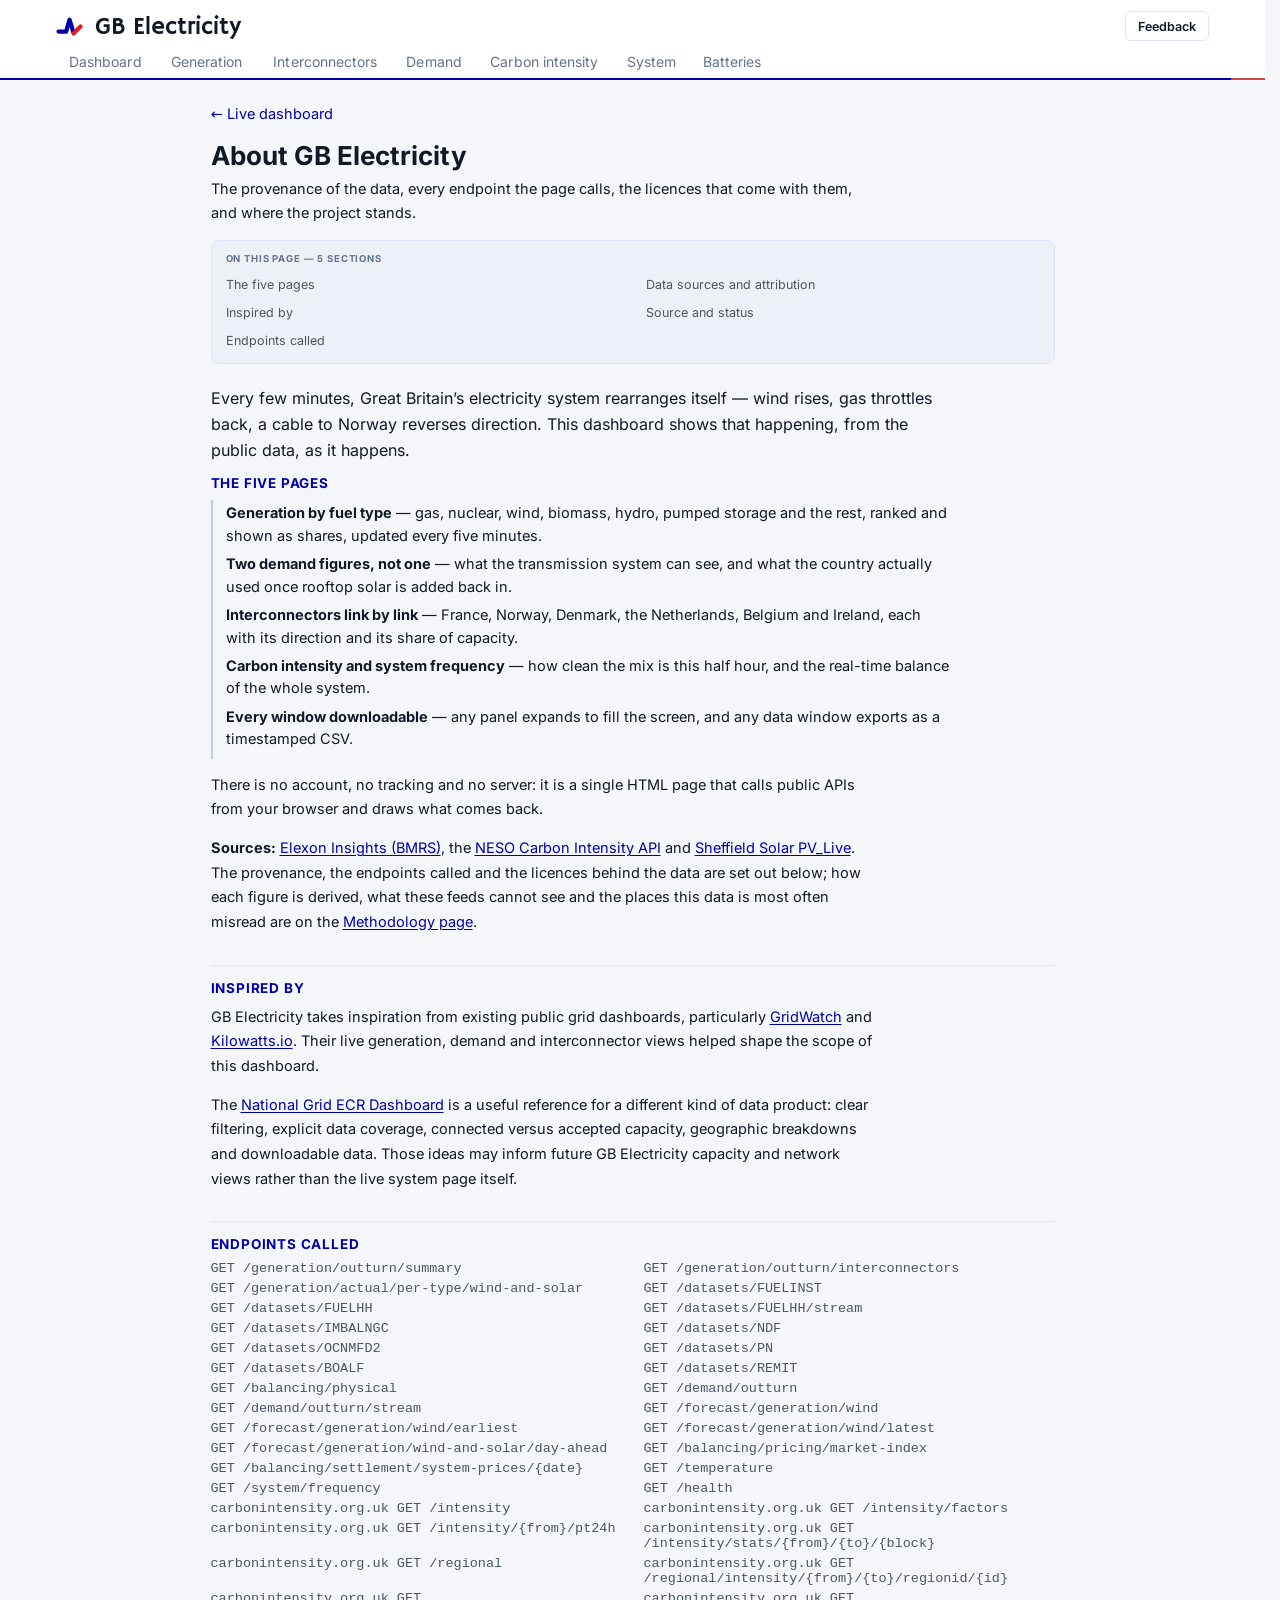
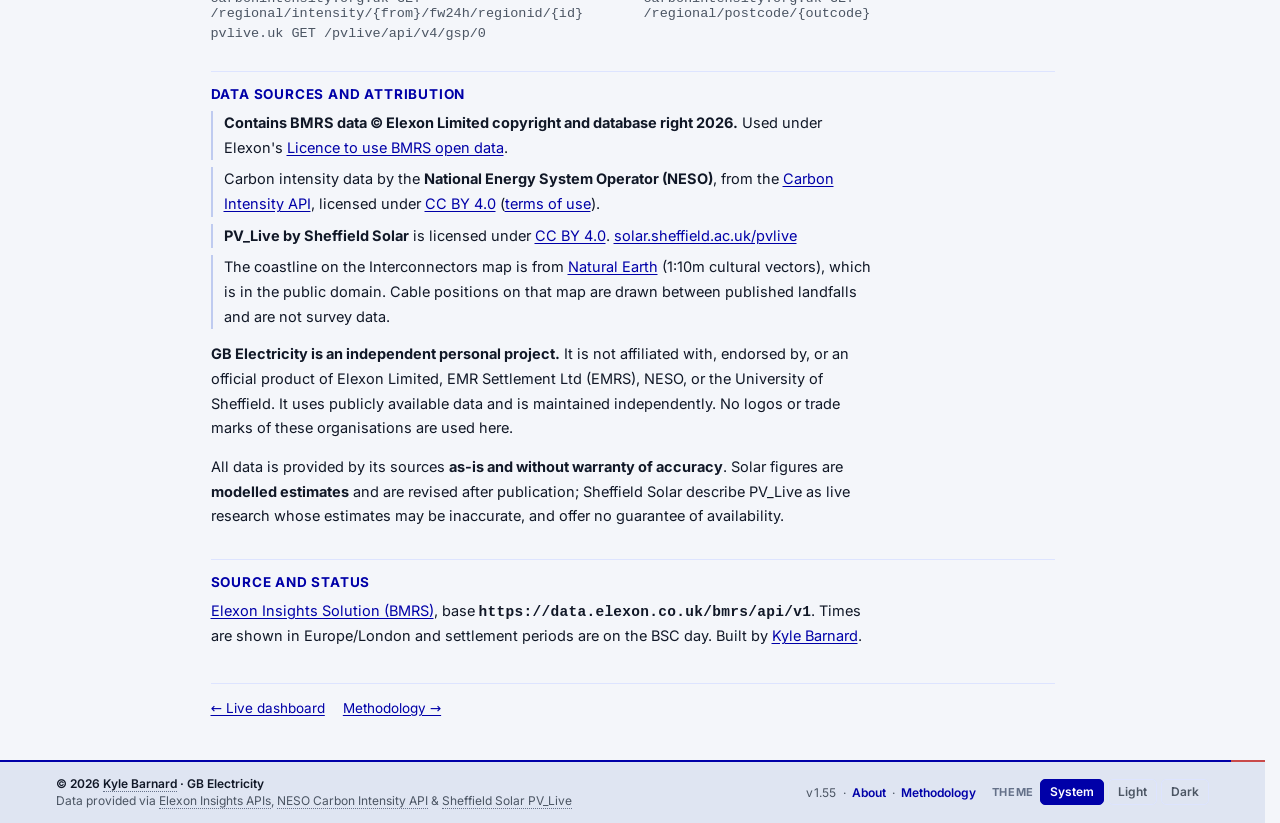
<file: about.html>
<!doctype html>
<!-- GENERATED from dash/GB_Electricity_v1.55.html (md5 2a2b61c453b42950c7b1b07d888c5d59) by tools/pages155.mjs — do not edit; edit the dashboard and re-run. -->
<html lang="en-GB" data-page="about" class="">
<head>
<meta charset="UTF-8">
<meta name="viewport" content="width=device-width, initial-scale=1.0, viewport-fit=cover">
<title>About — Data Sources, Licences & Status · GB Electricity</title>
<meta name="description" content="Where GB Electricity’s live UK grid data comes from: Elexon Insights (BMRS), the NESO Carbon Intensity API and Sheffield Solar PV_Live — the endpoints called, the attribution and licences, and the source and status of the project.">
<link rel="canonical" href="https://gbelectricity.uk/about">
<meta name="generator" content="pages155.mjs — from GB Electricity v1.55">
<script type="application/ld+json">{"@context":"https://schema.org","@type":"WebPage","name":"About — Data Sources, Licences & Status · GB Electricity","url":"https://gbelectricity.uk/about","description":"Where GB Electricity’s live UK grid data comes from: Elexon Insights (BMRS), the NESO Carbon Intensity API and Sheffield Solar PV_Live — the endpoints called, the attribution and licences, and the source and status of the project.","isPartOf":{"@id":"https://gbelectricity.uk/#website"}}</script>
<script type="application/ld+json">{"@context":"https://schema.org","@type":"BreadcrumbList","itemListElement":[{"@type":"ListItem","position":1,"name":"GB Electricity","item":"https://gbelectricity.uk/"},{"@type":"ListItem","position":2,"name":"About GB Electricity","item":"https://gbelectricity.uk/about"}]}</script>
<meta property="og:title" content="About — Data Sources, Licences & Status · GB Electricity">
<meta property="og:description" content="Where GB Electricity’s live UK grid data comes from: Elexon Insights (BMRS), the NESO Carbon Intensity API and Sheffield Solar PV_Live — the endpoints called, the attribution and licences, and the source and status of the project.">
<meta property="og:url" content="https://gbelectricity.uk/about">
<meta property="og:type" content="article">
<meta property="og:site_name" content="GB Electricity">
<meta property="og:image" content="https://gbelectricity.uk/gb-electricity-preview.png">
<meta property="og:image:secure_url" content="https://gbelectricity.uk/gb-electricity-preview.png">
<meta property="og:image:type" content="image/png">
<meta property="og:image:width" content="2400">
<meta property="og:image:height" content="1260">
<meta property="og:image:alt" content="Where GB Electricity’s live UK grid data comes from: Elexon Insights (BMRS), the NESO Carbon Intensity API and Sheffield Solar PV_Live — the endpoints called, the attribution and licences, and the source and status of the project.">
<meta name="twitter:card" content="summary_large_image">
<meta name="twitter:title" content="About — Data Sources, Licences & Status · GB Electricity">
<meta name="twitter:description" content="Where GB Electricity’s live UK grid data comes from: Elexon Insights (BMRS), the NESO Carbon Intensity API and Sheffield Solar PV_Live — the endpoints called, the attribution and licences, and the source and status of the project.">
<meta name="twitter:image" content="https://gbelectricity.uk/gb-electricity-preview.png">
<link rel="icon" type="image/png" sizes="96x96" href="/favicon.png">
<link rel="icon" sizes="48x48 96x96" href="/favicon.ico">
<link rel="icon" type="image/svg+xml" href="/favicon.svg">
<link rel="apple-touch-icon" sizes="96x96" href="/favicon.png">
<meta name="color-scheme" content="light dark">
<script>!function(){try{var t=localStorage.getItem("nd-theme"),e="dark"===t||"light"===t?t:window.matchMedia&&matchMedia("(prefers-color-scheme: dark)").matches?"dark":"light";document.documentElement.setAttribute("data-theme",e)}catch(t){document.documentElement.setAttribute("data-theme","light")}}();</script>
<link rel="preload" as="font" type="font/woff2" crossorigin href="/assets/inter-400.woff2">
<link rel="preload" as="font" type="font/woff2" crossorigin href="/assets/inter-600.woff2">
<link rel="preload" as="font" type="font/woff2" crossorigin href="/assets/inter-700.woff2">
<link rel="stylesheet" href="/css/fonts.css?v=1.55">
<link rel="stylesheet" href="/css/tokens.css?v=1.55">
<link rel="stylesheet" href="/styles.css?v=1.55">
<style>.to-top{position:fixed;right:18px;bottom:18px;z-index:40;display:inline-flex;align-items:center;gap:7px;min-height:44px;padding:0 16px 0 13px;border-radius:22px;background:var(--surface);color:var(--ink);text-decoration:none;border:1px solid var(--grey-line);box-shadow:0 2px 10px rgba(17,24,39,.1);font-size:13.5px;font-weight:600}.to-top[hidden]{display:none}.to-top svg{width:17px;height:17px;flex-shrink:0;color:var(--blue-text)}.to-top:hover{border-color:var(--blue-text);color:var(--blue-text)}.to-top:focus-visible{outline:2px solid var(--blue-text);outline-offset:3px}@media (prefers-reduced-motion:no-preference){html{scroll-behavior:smooth}}#page-nav{scroll-margin-top:78px}.page-article h2{scroll-margin-top:78px}@media (max-width:560px){.to-top{right:12px;bottom:12px;padding:0 14px 0 11px}}.page-main{max-width:880px;margin:0 auto;padding:22px 18px 46px}.page-crumb{margin:0 0 4px;font-size:12.5px}.page-crumb a{color:var(--blue-text);text-decoration:none}.page-crumb a:hover{text-decoration:underline}.page-h1{margin:6px 0 6px;font-size:26px;line-height:1.15;color:var(--ink)}.page-lede{margin:0 0 22px;font-size:15px;line-height:1.6;color:var(--ink-dim);max-width:74ch}a.brand-reset{text-decoration:none;color:inherit;display:flex}.page-article h2{margin:30px 0 9px;font-size:13.5px;font-weight:700;letter-spacing:.06em;text-transform:uppercase;color:var(--blue-text);scroll-margin-top:10px;padding-top:14px;border-top:1px solid var(--grey-line)}.page-article h2:first-of-type{margin-top:4px;padding-top:0;border-top:none}.page-article .seo-lede{font-size:16px;line-height:1.6;color:var(--ink);margin:0 0 12px;max-width:74ch}.page-article .seo-points{list-style:none;margin:8px 0 14px;padding:2px 0 2px 13px;border-left:2px solid var(--blue-line);max-width:74ch}.page-article .seo-points li{margin:0 0 6px;line-height:1.55;font-size:14.5px}.page-article .seo-points b{color:var(--ink)}.page-article ul{max-width:74ch}.page-article li{font-size:14.5px;line-height:1.6;margin:0 0 6px}.page-next{margin:34px 0 0;padding-top:16px;border-top:1px solid var(--grey-line);font-size:13.5px;display:flex;gap:18px;flex-wrap:wrap}.page-next a{color:var(--blue-text)}.page-toc{margin:0 0 22px;padding:12px 14px;background:var(--grey-bg);border-radius:8px;border:1px solid var(--grey-line)}.page-toc .k{font-size:9.5px;font-weight:700;letter-spacing:.09em;text-transform:uppercase;color:var(--ink-mute);margin-bottom:8px}.page-toc ol{margin:0;padding:0;list-style:none;columns:2;column-gap:26px}@media (max-width:700px){.page-toc ol{columns:1}}.page-toc li{break-inside:avoid;margin:0 0 5px}.page-toc a{font-size:12.5px;color:var(--ink-dim);text-decoration:none;border-bottom:1px solid transparent}.page-toc a:hover{color:var(--blue-text);border-bottom-color:var(--blue-text)}.page-toc a:focus-visible{outline:2px solid var(--blue-text);outline-offset:2px;border-radius:2px}.page-article h2{scroll-margin-top:86px}@media (max-width:620px){.page-h1{font-size:22px}}.stub{border:1px solid var(--blue-line);background:var(--grey-bg);border-radius:10px;padding:18px 20px;margin:6px 0 8px;max-width:74ch}.stub-k{font-size:9.5px;font-weight:700;letter-spacing:.09em;text-transform:uppercase;color:var(--blue-text);margin-bottom:9px}.stub-lede{margin:0 0 10px;font-size:15px;line-height:1.6;color:var(--ink)}.stub p{margin:0 0 10px;font-size:14px;line-height:1.6;color:var(--ink-dim)}.stub p:last-child{margin-bottom:0}.stub-feeds{font-size:13px}.stub a{color:var(--blue-text)}.page-ic .page-main{max-width:1280px}.page-ic .page-main{padding-left:56px;padding-right:56px}.masthead .wrap,footer .wrap{max-width:1280px;padding-left:56px;padding-right:56px}.page-ic .panel{margin-top:4px}.page-ic .panel>.panel-head>h2.h2-dup{position:absolute;width:1px;height:1px;overflow:hidden;clip-path:inset(50%);white-space:nowrap}.page-ic .ic-prose{max-width:74ch;margin:30px auto 0}.page-ic .ic-prose.wide{max-width:none}.page-ic .ic-prose h2{margin:30px 0 8px;font-size:19px;line-height:1.25;color:var(--ink)}.page-ic .ic-prose h2:first-child{margin-top:0}.page-ic .ic-prose p{margin:0 0 12px;font-size:14.5px;line-height:1.62;color:var(--ink-dim);max-width:74ch}.page-ic .ic-prose li b,.page-ic .ic-prose p b{color:var(--ink)}.page-ic .ic-prose ul{margin:8px 0 14px;padding-left:18px;max-width:74ch}.page-ic .ic-prose li{font-size:14.5px;line-height:1.6;margin:0 0 7px;color:var(--ink-dim)}.page-ic .ic-prose a{color:var(--blue-text)}.page-ic .ic-fold{border-top:1px solid var(--grey-line);padding:10px 0 2px}.page-ic .ic-fold>summary{cursor:pointer;list-style:none}.page-ic .ic-fold>summary::-webkit-details-marker{display:none}.page-ic .ic-fold>summary::after{content:"+";float:right;color:var(--ink-dim);font-weight:700;font-size:19px;line-height:1}.page-ic .ic-fold[open]>summary::after{content:"\2212"}.page-ic .ic-fold>summary h2{margin:0!important}.page-ic .ic-fold-body{padding-top:2px}.page-ic .ic-note{border-left:3px solid var(--blue-line);padding:2px 0 2px 14px;margin:14px 0 16px;max-width:74ch}.page-ic .ic-note p{margin:0 0 8px}.page-ic .ic-note p:last-child{margin-bottom:0}.ic-ref-wrap{margin:10px 0 6px;overflow-x:auto;-webkit-overflow-scrolling:touch;border:1px solid var(--blue-line);border-radius:9px}.ic-ref{border-collapse:collapse;width:100%;min-width:720px;font-size:13px}.ic-ref caption{text-align:left;padding:11px 13px 0;font-size:12.5px;color:var(--ink-mute);caption-side:top}.ic-ref td,.ic-ref th{padding:9px 13px;text-align:left;vertical-align:top;border-bottom:1px solid var(--grey-line)}.ic-ref thead th{font-size:9.5px;font-weight:700;letter-spacing:.07em;text-transform:uppercase;color:var(--ink-mute);background:var(--grey-bg);white-space:nowrap}.ic-ref tbody tr:last-child td{border-bottom:none}.ic-ref td.num{text-align:right;font-variant-numeric:tabular-nums;white-space:nowrap}.ic-ref th.num{text-align:right;width:17%}.ic-ref .lk{font-weight:700;color:var(--ink);white-space:nowrap}.ic-ref .cc{color:var(--ink-dim)}.ic-ref a{color:var(--blue-text)}html[data-page=carbon-intensity] .em-side{margin:14px 0 0}html[data-page=carbon-intensity] .em-side .tile{max-width:460px}html[data-page=carbon-intensity] .em-side-note{margin:10px 0 0;font-size:13px;line-height:1.55;color:var(--ink-dim);max-width:52ch}html[data-page=carbon-intensity] .em-side-note b{color:var(--ink);font-variant-numeric:tabular-nums}@media (min-width:1200px){html[data-page=carbon-intensity] .emouter{display:grid;grid-template-columns:minmax(0,900px) minmax(300px,1fr);column-gap:32px;align-items:start}html[data-page=carbon-intensity] .emouter>#ci-emissions{grid-column:1}html[data-page=carbon-intensity] .emouter>.em-side{grid-column:2;grid-row:1;margin-top:44px}html[data-page=carbon-intensity] .em-side .tile{max-width:none}}.page-ic .ic-map{padding:16px 18px 12px}.page-ic .ic-map-box{border:1px solid var(--grey-line);border-radius:9px;overflow:hidden;width:100%;max-width:760px;align-self:center;box-sizing:border-box}.page-ic .ic-map-cap{margin:8px 0 0;font-size:12px;line-height:1.5;color:var(--ink-mute);max-width:none}.page-ic .ic-map-sw{display:inline-block;width:16px;height:0;border-top:3px solid var(--flow-zero);vertical-align:middle;margin:0 3px 0 2px;border-radius:2px}.page-ic .ic-map-sw.in{border-color:var(--flow-in)}.page-ic .ic-map-sw.out{border-color:var(--flow-out)}.ic-jump{display:flex;flex-wrap:wrap;gap:6px 14px;margin:6px 0 22px;font-size:13.5px}.ic-jump a{color:var(--blue-text);white-space:nowrap}.ic-link{border-top:1px solid var(--grey-line);scroll-margin-top:84px}.ic-link:last-of-type{border-bottom:1px solid var(--grey-line)}.ic-link>summary{list-style:none;cursor:pointer;padding:14px 28px 12px 0;position:relative}.ic-link>summary::-webkit-details-marker{display:none}.ic-link>summary::after{content:"";position:absolute;right:6px;top:22px;width:9px;height:9px;border-right:2px solid var(--ink-mute);border-bottom:2px solid var(--ink-mute);transform:rotate(45deg);transition:transform .18s ease}.ic-link[open]>summary::after{transform:rotate(225deg);top:26px}.ic-link>summary:hover h3 .ic-link-anchor{text-decoration:underline;text-underline-offset:3px}.ic-link>summary:focus-visible{outline:2px solid var(--blue-line);outline-offset:2px;border-radius:4px}.ic-link .ic-link-body{padding:2px 0 20px}.ic-link .back-to-table{display:none}.ic-link[open] .back-to-table{display:inline-flex;align-items:center;gap:7px;margin:0 0 14px;padding:6px 13px 6px 11px;border-radius:18px;background:var(--grey-bg);border:1px solid var(--grey-line);color:var(--blue-text);font-size:13px;font-weight:600;line-height:1.3;font-family:inherit;cursor:pointer}.ic-link[open] .back-to-table.foot{margin:18px 0 4px}.ic-link[open] .back-to-table:hover{border-color:var(--blue-text)}.ic-link[open] .back-to-table:focus-visible{outline:2px solid var(--blue-text);outline-offset:2px}.ic-link h3{margin:0 0 6px;font-size:17px;line-height:1.3;color:var(--ink);display:flex;flex-wrap:wrap;align-items:baseline;gap:4px 12px}.ic-link h3 .ic-link-anchor{color:var(--ink);text-decoration:none}.ic-link h3 .ic-link-anchor:focus-visible,.ic-link h3 .ic-link-anchor:hover{text-decoration:underline;text-underline-offset:3px}.ic-link .ic-link-sub{font-size:13px;font-weight:400;color:var(--ink-dim)}.ic-link .ic-link-sub .ds{color:var(--ink)}.ic-link .ic-link-live{display:block;font-size:14.5px;line-height:1.55;margin:0;color:var(--ink-dim)}.ic-link .ic-link-live b{color:var(--ink);font-variant-numeric:tabular-nums}.ic-link .ic-link-live.is-pending{color:var(--ink-mute);font-style:italic}.ic-link .ic-trace-box{position:relative;width:100%;min-width:0;max-width:100%;touch-action:pan-y;-webkit-user-select:none;user-select:none}.ic-link svg.ic-trace{display:block;width:100%;min-height:120px}.ic-link .ic-trace-cap{font-size:12.5px;color:var(--ink-mute);margin:4px 0 14px;line-height:1.5}.ic-link .ic-trace-cap b{color:var(--ink-dim);font-variant-numeric:tabular-nums}.ic-link .ic-30{margin:6px 0 16px}.ic-link .ic-30-h{margin:0 0 4px;font-size:13px;font-weight:700;letter-spacing:.02em;color:var(--ink)}.ic-link .ic-30-unit{font-weight:400;color:var(--ink-mute)}.ic-link .ic-30-status{margin:0 0 6px;font-size:13px;color:var(--ink-mute);font-style:italic}.ic-link .ic-30-status.is-error{color:var(--bad);font-style:normal}.ic-link .ic-30-status.is-hidden{display:none}.ic-link .ic-30-box{position:relative;width:100%;min-width:0;max-width:100%;touch-action:pan-y;-webkit-user-select:none;user-select:none}.ic-link svg.ic-30-chart{display:block;width:100%;min-height:0}.ic-link .ic-30-cap{font-size:12.5px;color:var(--ink-mute);margin:4px 0 0;line-height:1.5}.ic-link .ic-30-cap b{color:var(--ink-dim);font-variant-numeric:tabular-nums}.ic-link table.facts{border-collapse:collapse;width:100%;font-size:13.5px;margin:0 0 12px;max-width:74ch}.ic-link table.facts th{text-align:left;font-weight:700;color:var(--blue-text);padding:5px 12px 5px 0;vertical-align:top;white-space:nowrap;border-bottom:1px solid var(--grey-line);width:1%}.ic-link table.facts td{padding:5px 0;border-bottom:1px solid var(--grey-line);color:var(--ink);line-height:1.5}.ic-link table.facts tr:last-child td,.ic-link table.facts tr:last-child th{border-bottom:none}.ic-link p.capnote{font-size:13.5px;line-height:1.55;color:var(--ink);margin:0 0 12px;border-left:3px solid var(--bad);padding-left:12px}.ic-link p.capnote b{color:var(--bad)}.ic-link .ic-link-tecsrc{color:var(--ink-mute);font-size:12.5px}.ic-link .ic-link-note{margin:0 0 10px}.ic-link .ic-link-src{font-size:13px;margin:0}.ic-link .ic-link-src a{color:var(--blue-text);text-decoration:underline;text-underline-offset:2px}.ic-links .srcnote{font-size:12.5px;color:var(--ink-mute);line-height:1.5;margin:14px 0 0}@media (max-width:900px){.page-ic .page-main{padding-left:20px;padding-right:20px}.masthead .wrap,footer .wrap{padding-left:20px;padding-right:20px}}@media (max-width:700px){.page-ic .page-main{padding-left:12px;padding-right:12px}.page-ic .ic-prose h2{font-size:17.5px}.ic-link h3{font-size:16px}}</style>
</head>
<body>
<header class="masthead">
  <div class="wrap">
    <div class="header-top">
      <div class="brand">
        
        <a class="brand-reset" href="/" title="Back to the live dashboard">
        <svg class="mark" viewBox="0 0 32 32" xmlns="http://www.w3.org/2000/svg" aria-hidden="true"
             style="color:var(--blue-text)"><polyline points="3,22 12,22 16,8 21,24" fill="none" stroke="currentColor" stroke-width="5" stroke-linecap="round" stroke-linejoin="round"/><polyline points="21,24 29,16" fill="none" stroke="var(--mark-red)" stroke-width="5" stroke-linecap="round" stroke-linejoin="round"/></svg>
        <div class="wordmark">
          <span class="name">GB Electricity</span>
        </div>
        </a>
      </div>
      
      
      <div class="header-actions">
        <a class="fbbtn" id="feedback-link" href="https://tally.so/r/q49v15"
           target="_blank" rel="noopener noreferrer">Feedback</a></div>
    </div>
    
    <div class="navrow">
<nav class="mainnav" id="mainnav" aria-label="Sections">
      <a href="/" data-nav="dashboard" data-label="Dashboard"><span class="nav-t">Dashboard</span></a>
      
      <a href="/generation" data-nav="generation" data-label="Generation"><span class="nav-t">Generation</span></a>
      <a href="/interconnectors" data-nav="interconnectors" data-label="Interconnectors"><span class="nav-t">Interconnectors</span></a>
      <a href="/demand" data-nav="demand" data-label="Demand"><span class="nav-t">Demand</span></a>
      <a href="/carbon-intensity" data-nav="carbon-intensity" data-label="Carbon intensity"><span class="nav-t">Carbon intensity</span></a>
      <a href="/system" data-nav="system" data-label="System"><span class="nav-t">System</span></a>
      <a href="/batteries" data-nav="batteries" data-label="Batteries"><span class="nav-t">Batteries</span></a>
    </nav>
    </div>
  </div>
  <hr class="rule">
</header>
<main class="wrap page-main" id="main">
  <article class="about page-article">
    <p class="page-crumb"><a href="/">&larr; Live dashboard</a></p>
    <h1 class="page-h1">About GB Electricity</h1>
    <p class="page-lede">The provenance of the data, every endpoint the page calls, the licences that come with them, and where the project stands.</p>
    <nav class="page-toc" id="page-nav" tabindex="-1" aria-label="Sections on this page">
      <div class="k">On this page — 5 sections</div>
      <ol>
        <li><a href="#sec-the-five-pages">The five pages</a></li>
        <li><a href="#sec-inspired-by">Inspired by</a></li>
        <li><a href="#sec-endpoints-called">Endpoints called</a></li>
        <li><a href="#sec-data-sources-and-attribution">Data sources and attribution</a></li>
        <li><a href="#sec-source-and-status">Source and status</a></li>
      </ol>
    </nav>
      <p class="seo-lede">Every few minutes, Great Britain’s electricity system rearranges itself
        — wind rises, gas throttles back, a cable to Norway reverses direction. This dashboard
        shows that happening, from the public data, as it happens.</p>
      <h2 id="sec-the-five-pages">The five pages</h2>
      <ul class="seo-points">
        <li><b>Generation by fuel type</b> — gas, nuclear, wind, biomass, hydro, pumped storage
          and the rest, ranked and shown as shares, updated every five minutes.</li>
        <li><b>Two demand figures, not one</b> — what the transmission system can see, and what
          the country actually used once rooftop solar is added back in.</li>
        <li><b>Interconnectors link by link</b> — France, Norway, Denmark, the Netherlands,
          Belgium and Ireland, each with its direction and its share of capacity.</li>
        <li><b>Carbon intensity and system frequency</b> — how clean the mix is this half hour,
          and the real-time balance of the whole system.</li>
        <li><b>Every window downloadable</b> — any panel expands to fill the screen, and any data
          window exports as a timestamped CSV.</li>
      </ul>
      <p>There is no account, no tracking and no server: it is a single HTML page that calls
        public APIs from your browser and draws what comes back.</p>
      <p><b>Sources:</b> <a href="https://bmrs.elexon.co.uk/" target="_blank" rel="noopener noreferrer">Elexon
        Insights (BMRS)</a>, the <a href="https://carbonintensity.org.uk/" target="_blank" rel="noopener noreferrer">NESO
        Carbon Intensity API</a> and <a href="https://www.solar.sheffield.ac.uk/pvlive/" target="_blank" rel="noopener noreferrer">Sheffield
        Solar PV_Live</a>. The provenance, the endpoints called and the licences behind the data
        are set out below; how each figure is derived, what these feeds cannot see and the places
        this data is most often misread are on the
        <a href="/methodology">Methodology page</a>.</p>
<h2 id="sec-inspired-by">Inspired by</h2>
      <p>
        GB Electricity takes inspiration from existing public grid dashboards, particularly
        <a href="https://gridwatch.co.uk/" target="_blank" rel="noopener noreferrer">GridWatch</a>
        and <a href="https://www.kilowatts.io/" target="_blank" rel="noopener noreferrer">Kilowatts.io</a>.
        Their live generation, demand and interconnector views helped shape the scope of this dashboard.
      </p>
      <p>
        The <a href="https://commercial.nationalgrid.co.uk/our-network/ecr-dashboard" target="_blank" rel="noopener noreferrer">National Grid ECR Dashboard</a>
        is a useful reference for a different kind of data product: clear filtering, explicit data coverage,
        connected versus accepted capacity, geographic breakdowns and downloadable data.
        Those ideas may inform future GB Electricity capacity and network views rather than the live system page itself.
      </p>
      
      
<h2 id="sec-endpoints-called">Endpoints called</h2>
      <div class="srcs">
        <span>GET /generation/outturn/summary</span>
        <span>GET /generation/outturn/interconnectors</span>
        <span>GET /generation/actual/per-type/wind-and-solar</span>
        <span>GET /datasets/FUELINST</span>
        <span>GET /datasets/FUELHH</span>
        <span>GET /datasets/FUELHH/stream</span>
        <span>GET /datasets/IMBALNGC</span>
        <span>GET /datasets/NDF</span>
        <span>GET /datasets/OCNMFD2</span>
        <span>GET /datasets/PN</span>
        <span>GET /datasets/BOALF</span>
        <span>GET /datasets/REMIT</span>
        <span>GET /balancing/physical</span>
        <span>GET /demand/outturn</span>
        <span>GET /demand/outturn/stream</span>
        <span>GET /forecast/generation/wind</span>
        <span>GET /forecast/generation/wind/earliest</span>
        <span>GET /forecast/generation/wind/latest</span>
        <span>GET /forecast/generation/wind-and-solar/day-ahead</span>
        <span>GET /balancing/pricing/market-index</span>
        <span>GET /balancing/settlement/system-prices/{date}</span>
        <span>GET /temperature</span>
        <span>GET /system/frequency</span>
        <span>GET /health</span>
        <span>carbonintensity.org.uk GET /intensity</span>
        <span>carbonintensity.org.uk GET /intensity/factors</span>
        <span>carbonintensity.org.uk GET /intensity/{from}/pt24h</span>
        <span>carbonintensity.org.uk GET /intensity/stats/{from}/{to}/{block}</span>
        <span>carbonintensity.org.uk GET /regional</span>
        <span>carbonintensity.org.uk GET /regional/intensity/{from}/{to}/regionid/{id}</span>
        <span>carbonintensity.org.uk GET /regional/intensity/{from}/fw24h/regionid/{id}</span>
        <span>carbonintensity.org.uk GET /regional/postcode/{outcode}</span>
        <span>pvlive.uk GET /pvlive/api/v4/gsp/0</span>
      </div>
      
<h2 id="sec-data-sources-and-attribution">Data sources and attribution</h2>
      <p class="attrib">
        <b>Contains BMRS data © Elexon Limited copyright and database right 2026.</b>
        Used under Elexon's
        <a href="https://www.elexon.co.uk/bsc/data/balancing-mechanism-reporting-agent/copyright-licence-bmrs-data/"
           target="_blank" rel="noopener noreferrer">Licence to use BMRS open data</a>.
      </p>
      <p class="attrib">
        Carbon intensity data by the <b>National Energy System Operator (NESO)</b>, from the
        <a href="https://carbonintensity.org.uk/" target="_blank" rel="noopener noreferrer">Carbon
        Intensity API</a>, licensed under
        <a href="https://creativecommons.org/licenses/by/4.0/" target="_blank" rel="noopener noreferrer">CC BY 4.0</a>
        (<a href="https://github.com/carbon-intensity/terms" target="_blank" rel="noopener noreferrer">terms of use</a>).
      </p>
      <p class="attrib">
        <b>PV_Live by Sheffield Solar</b> is licensed under
        <a href="https://creativecommons.org/licenses/by/4.0/" target="_blank" rel="noopener noreferrer">CC BY 4.0</a>.
        <a href="https://www.solar.sheffield.ac.uk/pvlive/" target="_blank" rel="noopener noreferrer">solar.sheffield.ac.uk/pvlive</a>
      </p>
      <p class="attrib">
        The coastline on the Interconnectors map is from
        <a href="https://www.naturalearthdata.com/" target="_blank" rel="noopener noreferrer">Natural Earth</a>
        (1:10m cultural vectors), which is in the public domain. Cable positions on that map are drawn
        between published landfalls and are not survey data.
      </p>
      <p>
        <b>GB Electricity is an independent personal project.</b> It is not affiliated with,
        endorsed by, or an official product of Elexon Limited, EMR Settlement Ltd (EMRS), NESO, or the
        University of Sheffield.
        It uses publicly available data and is maintained independently. No logos or trade marks
        of these organisations are used here.
      </p>
      <p>
        All data is provided by its sources <b>as-is and without warranty of accuracy</b>. Solar
        figures are <b>modelled estimates</b> and are revised after publication; Sheffield Solar
        describe PV_Live as live research whose estimates may be inaccurate, and offer no
        guarantee of availability.
      </p>
      
<h2 id="sec-source-and-status">Source and status</h2>
      <p>
        <a href="https://bmrs.elexon.co.uk/" target="_blank" rel="noopener noreferrer">Elexon Insights Solution (BMRS)</a>,
        base <b class="ds">https://data.elexon.co.uk/bmrs/api/v1</b>.
        Times are shown in Europe/London and settlement periods are on the BSC day.
        Built by <a href="https://www.linkedin.com/in/kyle-barnard/" target="_blank"
        rel="noopener noreferrer">Kyle Barnard</a>.
      </p>
    
    <nav class="page-next" aria-label="Related pages">
      <a href="/">&larr; Live dashboard</a>
      <a href="/methodology">Methodology &rarr;</a>
    </nav>
  </article>
</main>
<a class="to-top" id="to-top" href="#page-nav" hidden>
  <svg viewBox="0 0 24 24" aria-hidden="true" focusable="false" fill="none" stroke="currentColor"
       stroke-width="2" stroke-linecap="round" stroke-linejoin="round">
    <path d="M12 19V5M5 12l7-7 7 7"/>
  </svg>
  <span>Contents</span>
</a>
<div id="infopop" role="tooltip" aria-label="Explanation" hidden></div>
<footer class="foot">
  <div class="wrap">
    <div class="foot-left">
      <span class="rights">&copy; <span id="copyright-year">2026</span> <a href="https://www.linkedin.com/in/kyle-barnard/"
        target="_blank" rel="noopener noreferrer">Kyle Barnard</a> &middot; GB Electricity</span>
      <span>Data provided via <a href="https://bmrs.elexon.co.uk/" target="_blank"
        rel="noopener noreferrer">Elexon Insights APIs</a>, <a href="https://carbonintensity.org.uk/" target="_blank"
        rel="noopener noreferrer">NESO Carbon Intensity API</a> &amp; <a href="https://www.solar.sheffield.ac.uk/pvlive/" target="_blank"
        rel="noopener noreferrer">Sheffield Solar PV_Live</a></span>
    </div>
    <div class="foot-right">
      <span class="version-label" title="Generated from GB Electricity v1.55">v1.55</span> &middot;
      <a href="/about" class="footer-link">About</a> &middot;
      <a href="/methodology" class="footer-link">Methodology</a>
      <span class="theme-pref" id="theme-pref" role="radiogroup" aria-label="Colour theme">
        <span class="theme-pref-label">Theme</span>
        <button type="button" class="theme-opt" data-theme-pref="system" role="radio" aria-checked="true" tabindex="0">System</button>
        <button type="button" class="theme-opt" data-theme-pref="light"  role="radio" aria-checked="false" tabindex="-1">Light</button>
        <button type="button" class="theme-opt" data-theme-pref="dark"   role="radio" aria-checked="false" tabindex="-1">Dark</button>
      </span>
    </div>
  </div>
</footer>
<script>!function(){var t=document.documentElement,e=function(){"visible"===document.visibilityState?t.setAttribute("data-anim","on"):t.removeAttribute("data-anim")};e(),document.addEventListener("visibilitychange",e)}();</script>
<script>const $=e=>document.getElementById(e),esc=e=>String(e).replace(/[&<>"]/g,e=>({"&":"&amp;","<":"&lt;",">":"&gt;",'"':"&quot;"}[e])),store={get(e){try{return localStorage.getItem(e)}catch(e){return null}},set(e,t){try{localStorage.setItem(e,t)}catch(e){}}},THEME_PREFS=["system","light","dark"];let themePref="system";function resolvedTheme(e){return"dark"===e||"light"===e?e:window.matchMedia&&window.matchMedia("(prefers-color-scheme: dark)").matches?"dark":"light"}function applyTheme(e,t){THEME_PREFS.includes(e)||(e="system"),themePref=e,t&&store.set("nd-theme",e),document.documentElement.setAttribute("data-theme",resolvedTheme(e)),document.querySelectorAll("[data-theme-pref]").forEach(t=>{const a=t.dataset.themePref===e;t.setAttribute("aria-checked",String(a)),t.classList.toggle("is-on",a),t.tabIndex=a?0:-1})}!function(){const e=$("theme-pref");if(e&&e.addEventListener("click",e=>{const t=e.target.closest("[data-theme-pref]");t&&applyTheme(t.dataset.themePref,!0)}),window.matchMedia){const e=window.matchMedia("(prefers-color-scheme: dark)"),t=()=>{"system"===themePref&&applyTheme("system",!1)};e.addEventListener?e.addEventListener("change",t):e.addListener&&e.addListener(t)}applyTheme(store.get("nd-theme")||"system",!1)}();const copyrightYear=$("copyright-year");copyrightYear&&(copyrightYear.textContent=String((new Date).getFullYear()));const termDefs={MID:"Market Index Data — the volume-weighted price of electricity traded on the GB day-ahead and within-day exchanges for a settlement period. Two providers report; this page weights them by traded volume.",IMBALNGC:"Indicated Imbalance — NESO’s forecast of how far generation will run above or below demand in a settlement period. A forecast, not a settled figure, and published for seventeen transmission boundaries as well as the national one.",NDF:"National Demand Forecast — NESO’s forecast of transmission-system demand. Excludes embedded generation, on the same boundary as the National demand outturn.",OCNMFD2:"Operational Continuous Network Margin Forecast, 2–14 days — the forecast surplus of available generation over demand at peak. Daily, and never for today: the nearest figure it publishes is two days out.",TEMP:"Elexon’s daily GB average temperature, the series used in demand forecasting rather than a weather reading — one figure for the whole of GB, published against a seasonal reference range.",INDO:"Initial National Demand Outturn — the transmission-system demand figure published by Elexon.",DISEBSP:"System Sell Price / System Buy Price — the imbalance price dataset used for the settlement price chart.",INTOUTHH:"Half-hourly interconnector outturn — measured flow into or out of GB.",FUELHH:"Half-hourly generation outturn by fuel type — Elexon’s 30-minute average generation dataset.",FUELINST:"Instantaneous generation outturn by fuel type — Elexon’s near-real-time fuel mix feed.",WINDFOR:"Wind generation forecast — Elexon’s forecast of GB wind output.",DGWS:"Day-ahead generation forecast for wind and solar — Elexon’s DGWS feed.",AGWS:"Actual generation for wind and solar — Elexon’s AGWS outturn feed.",PV_LIVE:"PV_Live — Sheffield Solar’s modelled estimate of GB photovoltaic generation, including embedded solar.",FREQ:"System frequency — measured GB system frequency, published at 15-second resolution.",B1610:"B1610 — an Elexon embedded-generation dataset used in demand and embedded-generation analysis.",PSRTYPE:"psrType — the technology classification used by Elexon’s wind-and-solar endpoint.",REGIONAL:"NESO regional carbon intensity — a model forecast of intensity and generation mix for the 14 distribution regions and the nations. It publishes no settled actuals, so every regional figure is a forecast.",OTHER:"OTHER — Elexon’s residual fuel category for generation not assigned to the named fuel categories."};function attachTerms(){const e=$("infopop");document.querySelectorAll(".term[data-term]").forEach(t=>{if(t.dataset.termBound)return;t.dataset.termBound="1",t.setAttribute("tabindex","0"),t.setAttribute("role","button"),t.setAttribute("aria-expanded","false"),t.setAttribute("aria-label","What is "+(t.dataset.term||"this dataset")+"?");const a=()=>{e.innerHTML=`<b>${esc(t.dataset.term)}</b> — ${esc(termDefs[t.dataset.term]||"Dataset identifier.")}`;const a=t.getBoundingClientRect();e.hidden=!1;const n=e.offsetWidth,r=e.offsetHeight;let s=Math.min(a.left,innerWidth-n-10),o=a.bottom+7;o+r>innerHeight-8&&(o=Math.max(8,a.top-r-7)),e.style.left=Math.max(8,s)+"px",e.style.top=o+"px",t.setAttribute("aria-describedby","infopop"),t.setAttribute("aria-expanded","true")},n=()=>{e.hidden=!0,t.removeAttribute("aria-describedby"),t.setAttribute("aria-expanded","false")};t.addEventListener("mouseenter",()=>{matchMedia("(pointer:fine)").matches&&a()}),t.addEventListener("mouseleave",()=>{matchMedia("(pointer:fine)").matches&&n()}),t.addEventListener("focus",()=>{t.matches(":focus-visible")&&a()}),t.addEventListener("blur",n),t.addEventListener("click",t=>{t.stopPropagation(),e.hidden?a():n()}),t.addEventListener("keydown",t=>{"Enter"!==t.key&&" "!==t.key||(t.preventDefault(),e.hidden?a():n())})})}attachTerms(),addEventListener("scroll",()=>{const e=$("infopop");e&&(e.hidden=!0)},{passive:!0}),function(){const e=$("to-top"),t=$("page-nav");if(!e)return;const a=()=>{const a=t?t.getBoundingClientRect().bottom<0:window.scrollY>window.innerHeight;e.hidden=!a};addEventListener("scroll",a,{passive:!0}),addEventListener("resize",a,{passive:!0}),a()}();</script>
</body>
</html>
</file>
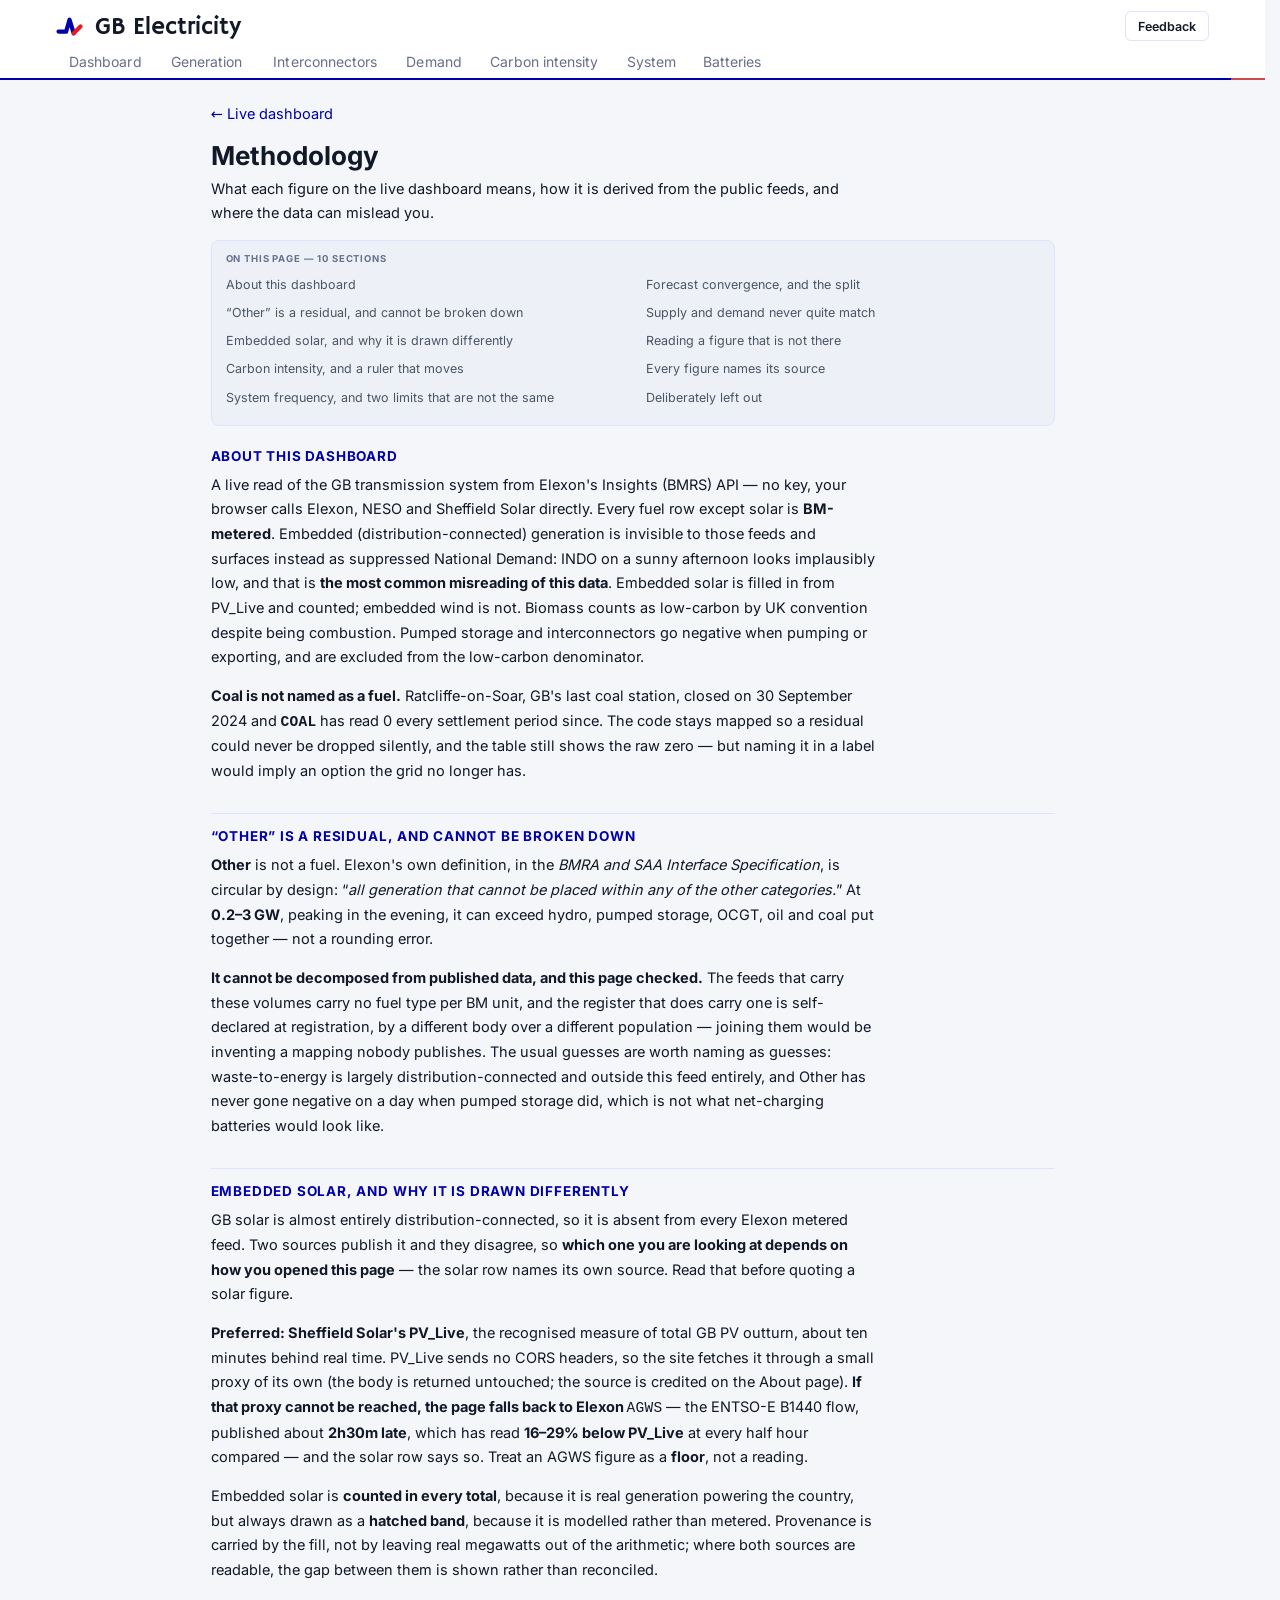
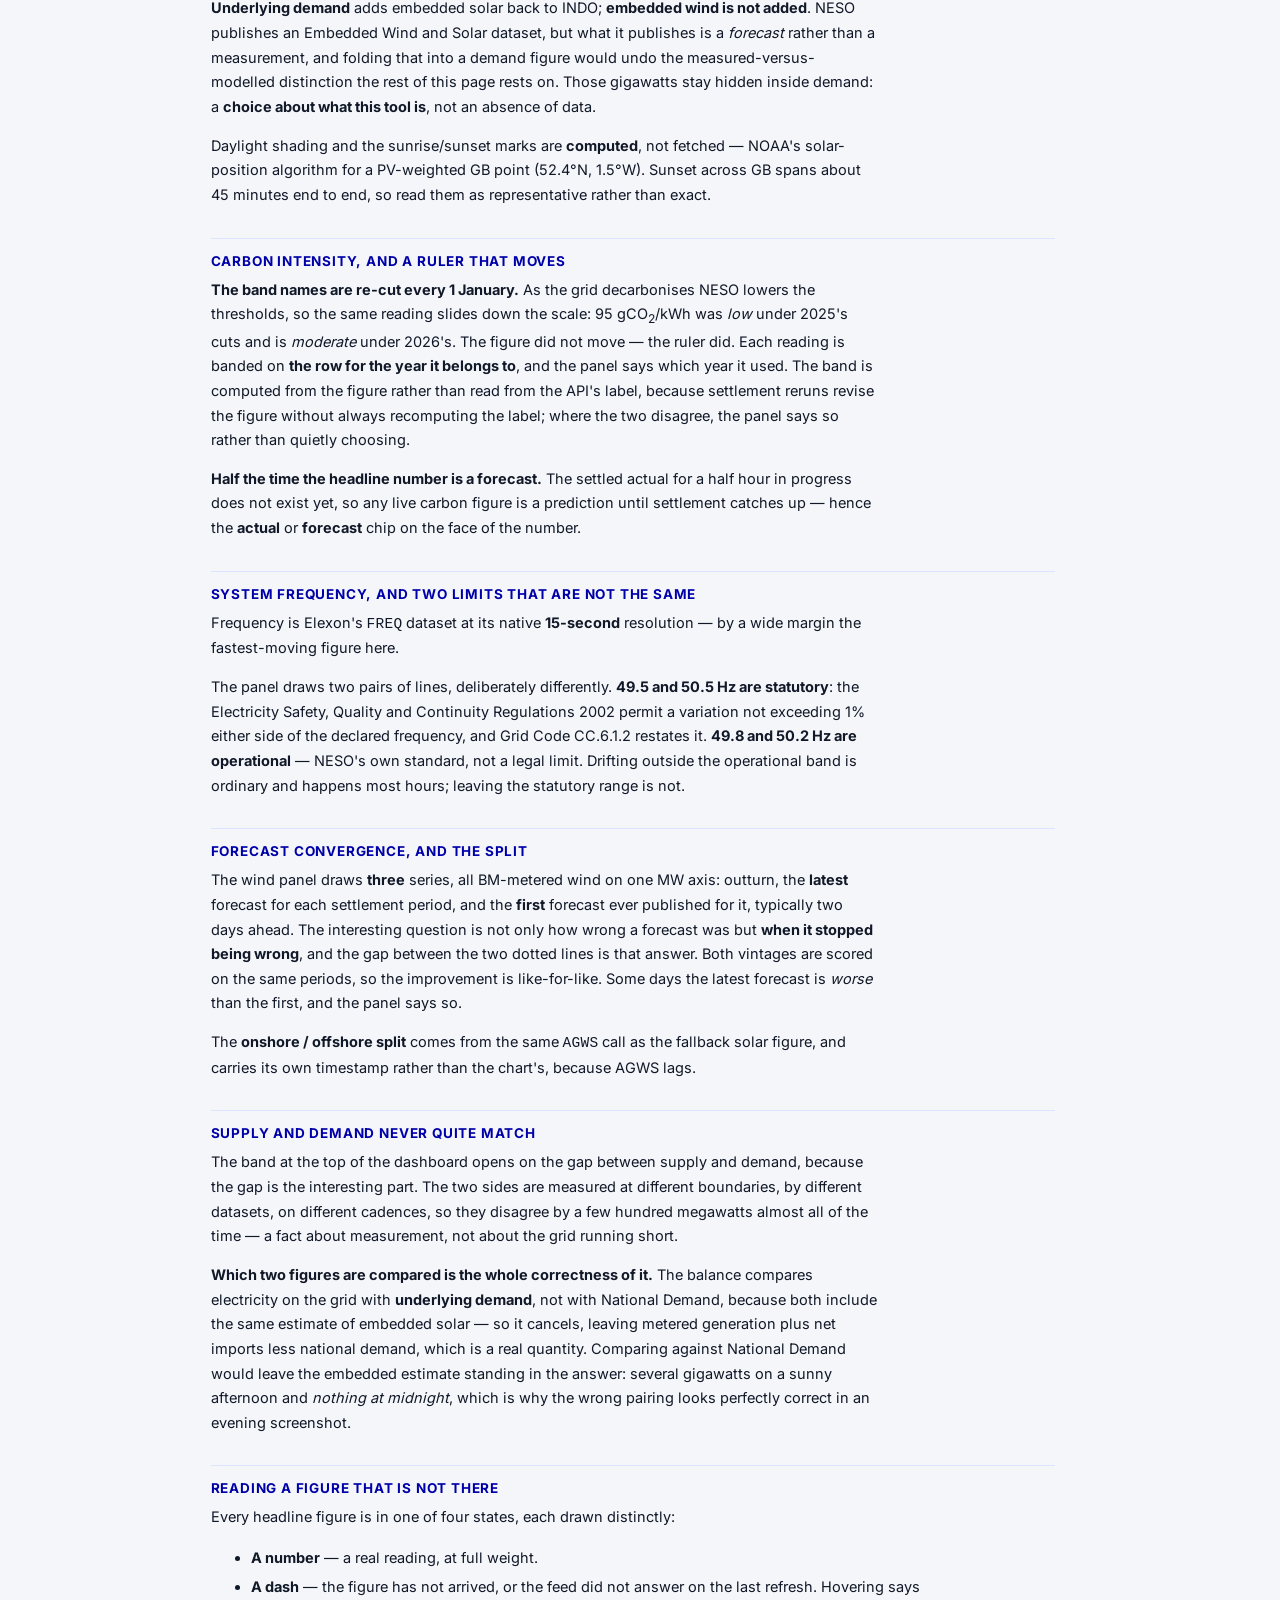
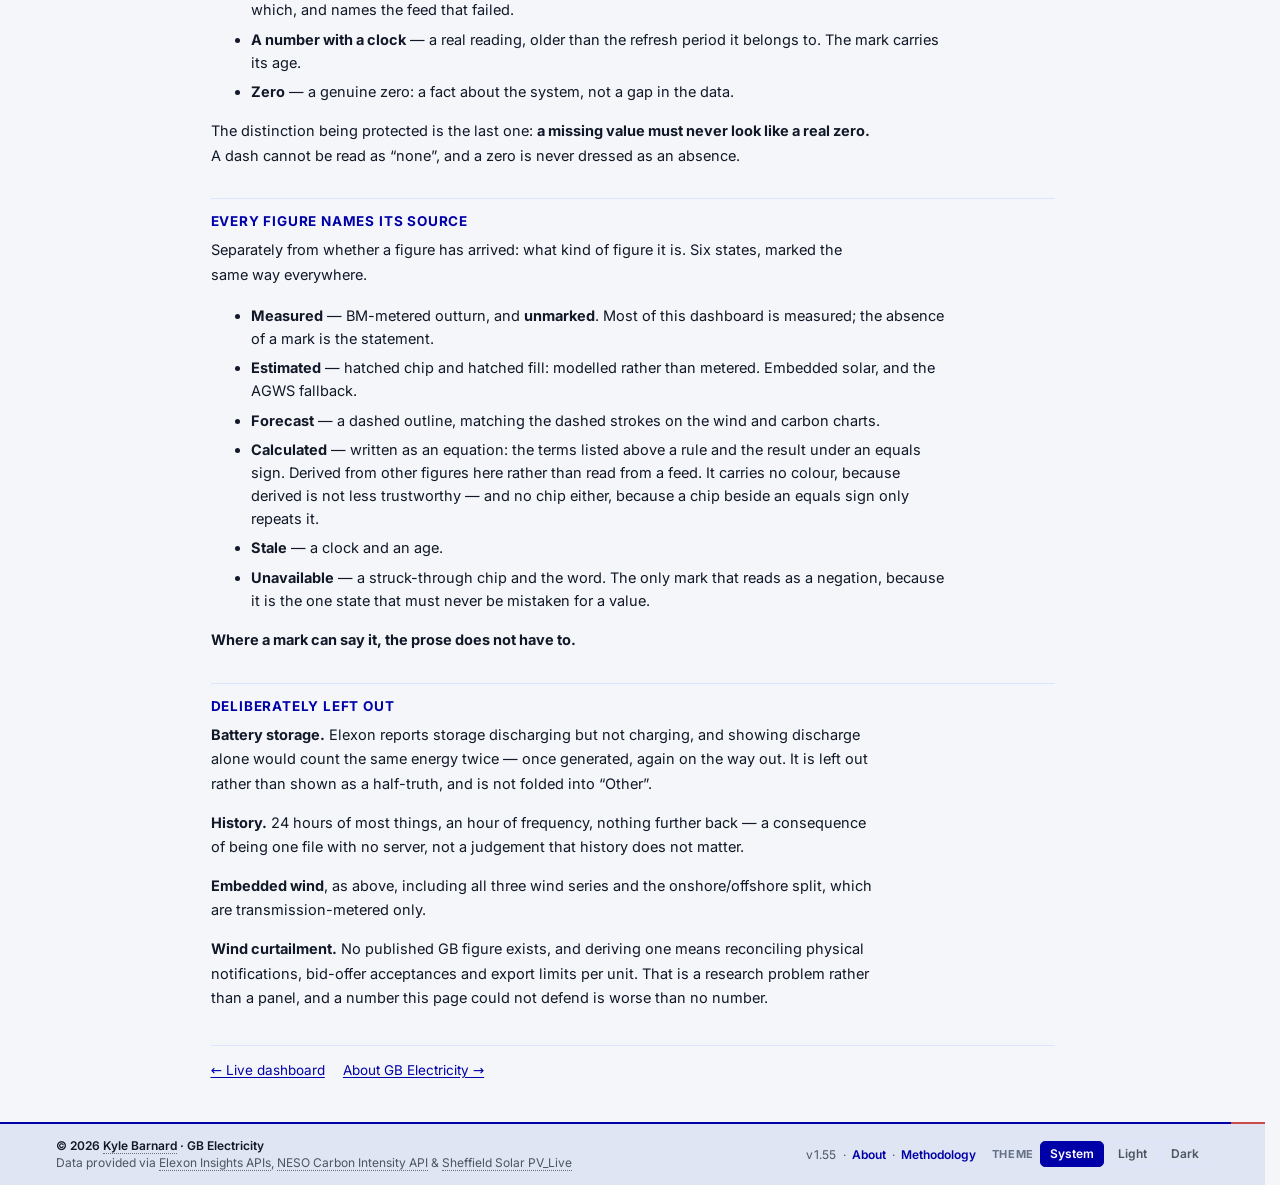
<file: methodology.html>
<!doctype html>
<!-- GENERATED from dash/GB_Electricity_v1.55.html (md5 2a2b61c453b42950c7b1b07d888c5d59) by tools/pages155.mjs — do not edit; edit the dashboard and re-run. -->
<html lang="en-GB" data-page="methodology" class="">
<head>
<meta charset="UTF-8">
<meta name="viewport" content="width=device-width, initial-scale=1.0, viewport-fit=cover">
<title>Methodology — How the Live Figures Are Derived · GB Electricity</title>
<meta name="description" content="How GB Electricity derives each live figure: the UK generation mix, national and underlying demand, embedded solar, interconnector flows, carbon intensity and grid frequency — and what the public data cannot see.">
<link rel="canonical" href="https://gbelectricity.uk/methodology">
<meta name="generator" content="pages155.mjs — from GB Electricity v1.55">
<script type="application/ld+json">{"@context":"https://schema.org","@type":"WebPage","name":"Methodology — How the Live Figures Are Derived · GB Electricity","url":"https://gbelectricity.uk/methodology","description":"How GB Electricity derives each live figure: the UK generation mix, national and underlying demand, embedded solar, interconnector flows, carbon intensity and grid frequency — and what the public data cannot see.","isPartOf":{"@id":"https://gbelectricity.uk/#website"}}</script>
<script type="application/ld+json">{"@context":"https://schema.org","@type":"BreadcrumbList","itemListElement":[{"@type":"ListItem","position":1,"name":"GB Electricity","item":"https://gbelectricity.uk/"},{"@type":"ListItem","position":2,"name":"Methodology","item":"https://gbelectricity.uk/methodology"}]}</script>
<meta property="og:title" content="Methodology — How the Live Figures Are Derived · GB Electricity">
<meta property="og:description" content="How GB Electricity derives each live figure: the UK generation mix, national and underlying demand, embedded solar, interconnector flows, carbon intensity and grid frequency — and what the public data cannot see.">
<meta property="og:url" content="https://gbelectricity.uk/methodology">
<meta property="og:type" content="article">
<meta property="og:site_name" content="GB Electricity">
<meta property="og:image" content="https://gbelectricity.uk/gb-electricity-preview.png">
<meta property="og:image:secure_url" content="https://gbelectricity.uk/gb-electricity-preview.png">
<meta property="og:image:type" content="image/png">
<meta property="og:image:width" content="2400">
<meta property="og:image:height" content="1260">
<meta property="og:image:alt" content="How GB Electricity derives each live figure: the UK generation mix, national and underlying demand, embedded solar, interconnector flows, carbon intensity and grid frequency — and what the public data cannot see.">
<meta name="twitter:card" content="summary_large_image">
<meta name="twitter:title" content="Methodology — How the Live Figures Are Derived · GB Electricity">
<meta name="twitter:description" content="How GB Electricity derives each live figure: the UK generation mix, national and underlying demand, embedded solar, interconnector flows, carbon intensity and grid frequency — and what the public data cannot see.">
<meta name="twitter:image" content="https://gbelectricity.uk/gb-electricity-preview.png">
<link rel="icon" type="image/png" sizes="96x96" href="/favicon.png">
<link rel="icon" sizes="48x48 96x96" href="/favicon.ico">
<link rel="icon" type="image/svg+xml" href="/favicon.svg">
<link rel="apple-touch-icon" sizes="96x96" href="/favicon.png">
<meta name="color-scheme" content="light dark">
<script>!function(){try{var t=localStorage.getItem("nd-theme"),e="dark"===t||"light"===t?t:window.matchMedia&&matchMedia("(prefers-color-scheme: dark)").matches?"dark":"light";document.documentElement.setAttribute("data-theme",e)}catch(t){document.documentElement.setAttribute("data-theme","light")}}();</script>
<link rel="preload" as="font" type="font/woff2" crossorigin href="/assets/inter-400.woff2">
<link rel="preload" as="font" type="font/woff2" crossorigin href="/assets/inter-600.woff2">
<link rel="preload" as="font" type="font/woff2" crossorigin href="/assets/inter-700.woff2">
<link rel="stylesheet" href="/css/fonts.css?v=1.55">
<link rel="stylesheet" href="/css/tokens.css?v=1.55">
<link rel="stylesheet" href="/styles.css?v=1.55">
<style>.to-top{position:fixed;right:18px;bottom:18px;z-index:40;display:inline-flex;align-items:center;gap:7px;min-height:44px;padding:0 16px 0 13px;border-radius:22px;background:var(--surface);color:var(--ink);text-decoration:none;border:1px solid var(--grey-line);box-shadow:0 2px 10px rgba(17,24,39,.1);font-size:13.5px;font-weight:600}.to-top[hidden]{display:none}.to-top svg{width:17px;height:17px;flex-shrink:0;color:var(--blue-text)}.to-top:hover{border-color:var(--blue-text);color:var(--blue-text)}.to-top:focus-visible{outline:2px solid var(--blue-text);outline-offset:3px}@media (prefers-reduced-motion:no-preference){html{scroll-behavior:smooth}}#page-nav{scroll-margin-top:78px}.page-article h2{scroll-margin-top:78px}@media (max-width:560px){.to-top{right:12px;bottom:12px;padding:0 14px 0 11px}}.page-main{max-width:880px;margin:0 auto;padding:22px 18px 46px}.page-crumb{margin:0 0 4px;font-size:12.5px}.page-crumb a{color:var(--blue-text);text-decoration:none}.page-crumb a:hover{text-decoration:underline}.page-h1{margin:6px 0 6px;font-size:26px;line-height:1.15;color:var(--ink)}.page-lede{margin:0 0 22px;font-size:15px;line-height:1.6;color:var(--ink-dim);max-width:74ch}a.brand-reset{text-decoration:none;color:inherit;display:flex}.page-article h2{margin:30px 0 9px;font-size:13.5px;font-weight:700;letter-spacing:.06em;text-transform:uppercase;color:var(--blue-text);scroll-margin-top:10px;padding-top:14px;border-top:1px solid var(--grey-line)}.page-article h2:first-of-type{margin-top:4px;padding-top:0;border-top:none}.page-article .seo-lede{font-size:16px;line-height:1.6;color:var(--ink);margin:0 0 12px;max-width:74ch}.page-article .seo-points{list-style:none;margin:8px 0 14px;padding:2px 0 2px 13px;border-left:2px solid var(--blue-line);max-width:74ch}.page-article .seo-points li{margin:0 0 6px;line-height:1.55;font-size:14.5px}.page-article .seo-points b{color:var(--ink)}.page-article ul{max-width:74ch}.page-article li{font-size:14.5px;line-height:1.6;margin:0 0 6px}.page-next{margin:34px 0 0;padding-top:16px;border-top:1px solid var(--grey-line);font-size:13.5px;display:flex;gap:18px;flex-wrap:wrap}.page-next a{color:var(--blue-text)}.page-toc{margin:0 0 22px;padding:12px 14px;background:var(--grey-bg);border-radius:8px;border:1px solid var(--grey-line)}.page-toc .k{font-size:9.5px;font-weight:700;letter-spacing:.09em;text-transform:uppercase;color:var(--ink-mute);margin-bottom:8px}.page-toc ol{margin:0;padding:0;list-style:none;columns:2;column-gap:26px}@media (max-width:700px){.page-toc ol{columns:1}}.page-toc li{break-inside:avoid;margin:0 0 5px}.page-toc a{font-size:12.5px;color:var(--ink-dim);text-decoration:none;border-bottom:1px solid transparent}.page-toc a:hover{color:var(--blue-text);border-bottom-color:var(--blue-text)}.page-toc a:focus-visible{outline:2px solid var(--blue-text);outline-offset:2px;border-radius:2px}.page-article h2{scroll-margin-top:86px}@media (max-width:620px){.page-h1{font-size:22px}}.stub{border:1px solid var(--blue-line);background:var(--grey-bg);border-radius:10px;padding:18px 20px;margin:6px 0 8px;max-width:74ch}.stub-k{font-size:9.5px;font-weight:700;letter-spacing:.09em;text-transform:uppercase;color:var(--blue-text);margin-bottom:9px}.stub-lede{margin:0 0 10px;font-size:15px;line-height:1.6;color:var(--ink)}.stub p{margin:0 0 10px;font-size:14px;line-height:1.6;color:var(--ink-dim)}.stub p:last-child{margin-bottom:0}.stub-feeds{font-size:13px}.stub a{color:var(--blue-text)}.page-ic .page-main{max-width:1280px}.page-ic .page-main{padding-left:56px;padding-right:56px}.masthead .wrap,footer .wrap{max-width:1280px;padding-left:56px;padding-right:56px}.page-ic .panel{margin-top:4px}.page-ic .panel>.panel-head>h2.h2-dup{position:absolute;width:1px;height:1px;overflow:hidden;clip-path:inset(50%);white-space:nowrap}.page-ic .ic-prose{max-width:74ch;margin:30px auto 0}.page-ic .ic-prose.wide{max-width:none}.page-ic .ic-prose h2{margin:30px 0 8px;font-size:19px;line-height:1.25;color:var(--ink)}.page-ic .ic-prose h2:first-child{margin-top:0}.page-ic .ic-prose p{margin:0 0 12px;font-size:14.5px;line-height:1.62;color:var(--ink-dim);max-width:74ch}.page-ic .ic-prose li b,.page-ic .ic-prose p b{color:var(--ink)}.page-ic .ic-prose ul{margin:8px 0 14px;padding-left:18px;max-width:74ch}.page-ic .ic-prose li{font-size:14.5px;line-height:1.6;margin:0 0 7px;color:var(--ink-dim)}.page-ic .ic-prose a{color:var(--blue-text)}.page-ic .ic-fold{border-top:1px solid var(--grey-line);padding:10px 0 2px}.page-ic .ic-fold>summary{cursor:pointer;list-style:none}.page-ic .ic-fold>summary::-webkit-details-marker{display:none}.page-ic .ic-fold>summary::after{content:"+";float:right;color:var(--ink-dim);font-weight:700;font-size:19px;line-height:1}.page-ic .ic-fold[open]>summary::after{content:"\2212"}.page-ic .ic-fold>summary h2{margin:0!important}.page-ic .ic-fold-body{padding-top:2px}.page-ic .ic-note{border-left:3px solid var(--blue-line);padding:2px 0 2px 14px;margin:14px 0 16px;max-width:74ch}.page-ic .ic-note p{margin:0 0 8px}.page-ic .ic-note p:last-child{margin-bottom:0}.ic-ref-wrap{margin:10px 0 6px;overflow-x:auto;-webkit-overflow-scrolling:touch;border:1px solid var(--blue-line);border-radius:9px}.ic-ref{border-collapse:collapse;width:100%;min-width:720px;font-size:13px}.ic-ref caption{text-align:left;padding:11px 13px 0;font-size:12.5px;color:var(--ink-mute);caption-side:top}.ic-ref td,.ic-ref th{padding:9px 13px;text-align:left;vertical-align:top;border-bottom:1px solid var(--grey-line)}.ic-ref thead th{font-size:9.5px;font-weight:700;letter-spacing:.07em;text-transform:uppercase;color:var(--ink-mute);background:var(--grey-bg);white-space:nowrap}.ic-ref tbody tr:last-child td{border-bottom:none}.ic-ref td.num{text-align:right;font-variant-numeric:tabular-nums;white-space:nowrap}.ic-ref th.num{text-align:right;width:17%}.ic-ref .lk{font-weight:700;color:var(--ink);white-space:nowrap}.ic-ref .cc{color:var(--ink-dim)}.ic-ref a{color:var(--blue-text)}html[data-page=carbon-intensity] .em-side{margin:14px 0 0}html[data-page=carbon-intensity] .em-side .tile{max-width:460px}html[data-page=carbon-intensity] .em-side-note{margin:10px 0 0;font-size:13px;line-height:1.55;color:var(--ink-dim);max-width:52ch}html[data-page=carbon-intensity] .em-side-note b{color:var(--ink);font-variant-numeric:tabular-nums}@media (min-width:1200px){html[data-page=carbon-intensity] .emouter{display:grid;grid-template-columns:minmax(0,900px) minmax(300px,1fr);column-gap:32px;align-items:start}html[data-page=carbon-intensity] .emouter>#ci-emissions{grid-column:1}html[data-page=carbon-intensity] .emouter>.em-side{grid-column:2;grid-row:1;margin-top:44px}html[data-page=carbon-intensity] .em-side .tile{max-width:none}}.page-ic .ic-map{padding:16px 18px 12px}.page-ic .ic-map-box{border:1px solid var(--grey-line);border-radius:9px;overflow:hidden;width:100%;max-width:760px;align-self:center;box-sizing:border-box}.page-ic .ic-map-cap{margin:8px 0 0;font-size:12px;line-height:1.5;color:var(--ink-mute);max-width:none}.page-ic .ic-map-sw{display:inline-block;width:16px;height:0;border-top:3px solid var(--flow-zero);vertical-align:middle;margin:0 3px 0 2px;border-radius:2px}.page-ic .ic-map-sw.in{border-color:var(--flow-in)}.page-ic .ic-map-sw.out{border-color:var(--flow-out)}.ic-jump{display:flex;flex-wrap:wrap;gap:6px 14px;margin:6px 0 22px;font-size:13.5px}.ic-jump a{color:var(--blue-text);white-space:nowrap}.ic-link{border-top:1px solid var(--grey-line);scroll-margin-top:84px}.ic-link:last-of-type{border-bottom:1px solid var(--grey-line)}.ic-link>summary{list-style:none;cursor:pointer;padding:14px 28px 12px 0;position:relative}.ic-link>summary::-webkit-details-marker{display:none}.ic-link>summary::after{content:"";position:absolute;right:6px;top:22px;width:9px;height:9px;border-right:2px solid var(--ink-mute);border-bottom:2px solid var(--ink-mute);transform:rotate(45deg);transition:transform .18s ease}.ic-link[open]>summary::after{transform:rotate(225deg);top:26px}.ic-link>summary:hover h3 .ic-link-anchor{text-decoration:underline;text-underline-offset:3px}.ic-link>summary:focus-visible{outline:2px solid var(--blue-line);outline-offset:2px;border-radius:4px}.ic-link .ic-link-body{padding:2px 0 20px}.ic-link .back-to-table{display:none}.ic-link[open] .back-to-table{display:inline-flex;align-items:center;gap:7px;margin:0 0 14px;padding:6px 13px 6px 11px;border-radius:18px;background:var(--grey-bg);border:1px solid var(--grey-line);color:var(--blue-text);font-size:13px;font-weight:600;line-height:1.3;font-family:inherit;cursor:pointer}.ic-link[open] .back-to-table.foot{margin:18px 0 4px}.ic-link[open] .back-to-table:hover{border-color:var(--blue-text)}.ic-link[open] .back-to-table:focus-visible{outline:2px solid var(--blue-text);outline-offset:2px}.ic-link h3{margin:0 0 6px;font-size:17px;line-height:1.3;color:var(--ink);display:flex;flex-wrap:wrap;align-items:baseline;gap:4px 12px}.ic-link h3 .ic-link-anchor{color:var(--ink);text-decoration:none}.ic-link h3 .ic-link-anchor:focus-visible,.ic-link h3 .ic-link-anchor:hover{text-decoration:underline;text-underline-offset:3px}.ic-link .ic-link-sub{font-size:13px;font-weight:400;color:var(--ink-dim)}.ic-link .ic-link-sub .ds{color:var(--ink)}.ic-link .ic-link-live{display:block;font-size:14.5px;line-height:1.55;margin:0;color:var(--ink-dim)}.ic-link .ic-link-live b{color:var(--ink);font-variant-numeric:tabular-nums}.ic-link .ic-link-live.is-pending{color:var(--ink-mute);font-style:italic}.ic-link .ic-trace-box{position:relative;width:100%;min-width:0;max-width:100%;touch-action:pan-y;-webkit-user-select:none;user-select:none}.ic-link svg.ic-trace{display:block;width:100%;min-height:120px}.ic-link .ic-trace-cap{font-size:12.5px;color:var(--ink-mute);margin:4px 0 14px;line-height:1.5}.ic-link .ic-trace-cap b{color:var(--ink-dim);font-variant-numeric:tabular-nums}.ic-link .ic-30{margin:6px 0 16px}.ic-link .ic-30-h{margin:0 0 4px;font-size:13px;font-weight:700;letter-spacing:.02em;color:var(--ink)}.ic-link .ic-30-unit{font-weight:400;color:var(--ink-mute)}.ic-link .ic-30-status{margin:0 0 6px;font-size:13px;color:var(--ink-mute);font-style:italic}.ic-link .ic-30-status.is-error{color:var(--bad);font-style:normal}.ic-link .ic-30-status.is-hidden{display:none}.ic-link .ic-30-box{position:relative;width:100%;min-width:0;max-width:100%;touch-action:pan-y;-webkit-user-select:none;user-select:none}.ic-link svg.ic-30-chart{display:block;width:100%;min-height:0}.ic-link .ic-30-cap{font-size:12.5px;color:var(--ink-mute);margin:4px 0 0;line-height:1.5}.ic-link .ic-30-cap b{color:var(--ink-dim);font-variant-numeric:tabular-nums}.ic-link table.facts{border-collapse:collapse;width:100%;font-size:13.5px;margin:0 0 12px;max-width:74ch}.ic-link table.facts th{text-align:left;font-weight:700;color:var(--blue-text);padding:5px 12px 5px 0;vertical-align:top;white-space:nowrap;border-bottom:1px solid var(--grey-line);width:1%}.ic-link table.facts td{padding:5px 0;border-bottom:1px solid var(--grey-line);color:var(--ink);line-height:1.5}.ic-link table.facts tr:last-child td,.ic-link table.facts tr:last-child th{border-bottom:none}.ic-link p.capnote{font-size:13.5px;line-height:1.55;color:var(--ink);margin:0 0 12px;border-left:3px solid var(--bad);padding-left:12px}.ic-link p.capnote b{color:var(--bad)}.ic-link .ic-link-tecsrc{color:var(--ink-mute);font-size:12.5px}.ic-link .ic-link-note{margin:0 0 10px}.ic-link .ic-link-src{font-size:13px;margin:0}.ic-link .ic-link-src a{color:var(--blue-text);text-decoration:underline;text-underline-offset:2px}.ic-links .srcnote{font-size:12.5px;color:var(--ink-mute);line-height:1.5;margin:14px 0 0}@media (max-width:900px){.page-ic .page-main{padding-left:20px;padding-right:20px}.masthead .wrap,footer .wrap{padding-left:20px;padding-right:20px}}@media (max-width:700px){.page-ic .page-main{padding-left:12px;padding-right:12px}.page-ic .ic-prose h2{font-size:17.5px}.ic-link h3{font-size:16px}}</style>
</head>
<body>
<header class="masthead">
  <div class="wrap">
    <div class="header-top">
      <div class="brand">
        
        <a class="brand-reset" href="/" title="Back to the live dashboard">
        <svg class="mark" viewBox="0 0 32 32" xmlns="http://www.w3.org/2000/svg" aria-hidden="true"
             style="color:var(--blue-text)"><polyline points="3,22 12,22 16,8 21,24" fill="none" stroke="currentColor" stroke-width="5" stroke-linecap="round" stroke-linejoin="round"/><polyline points="21,24 29,16" fill="none" stroke="var(--mark-red)" stroke-width="5" stroke-linecap="round" stroke-linejoin="round"/></svg>
        <div class="wordmark">
          <span class="name">GB Electricity</span>
        </div>
        </a>
      </div>
      
      
      <div class="header-actions">
        <a class="fbbtn" id="feedback-link" href="https://tally.so/r/q49v15"
           target="_blank" rel="noopener noreferrer">Feedback</a></div>
    </div>
    
    <div class="navrow">
<nav class="mainnav" id="mainnav" aria-label="Sections">
      <a href="/" data-nav="dashboard" data-label="Dashboard"><span class="nav-t">Dashboard</span></a>
      
      <a href="/generation" data-nav="generation" data-label="Generation"><span class="nav-t">Generation</span></a>
      <a href="/interconnectors" data-nav="interconnectors" data-label="Interconnectors"><span class="nav-t">Interconnectors</span></a>
      <a href="/demand" data-nav="demand" data-label="Demand"><span class="nav-t">Demand</span></a>
      <a href="/carbon-intensity" data-nav="carbon-intensity" data-label="Carbon intensity"><span class="nav-t">Carbon intensity</span></a>
      <a href="/system" data-nav="system" data-label="System"><span class="nav-t">System</span></a>
      <a href="/batteries" data-nav="batteries" data-label="Batteries"><span class="nav-t">Batteries</span></a>
    </nav>
    </div>
  </div>
  <hr class="rule">
</header>
<main class="wrap page-main" id="main">
  <article class="about page-article">
    <p class="page-crumb"><a href="/">&larr; Live dashboard</a></p>
    <h1 class="page-h1">Methodology</h1>
    <p class="page-lede">What each figure on the live dashboard means, how it is derived from the public feeds, and where the data can mislead you.</p>
    <nav class="page-toc" id="page-nav" tabindex="-1" aria-label="Sections on this page">
      <div class="k">On this page — 10 sections</div>
      <ol>
        <li><a href="#sec-about-this-dashboard">About this dashboard</a></li>
        <li><a href="#sec-other-is-a-residual-and-cannot-be-broken-dow">&ldquo;Other&rdquo; is a residual, and cannot be broken down</a></li>
        <li><a href="#sec-embedded-solar-and-why-it-is-drawn-different">Embedded solar, and why it is drawn differently</a></li>
        <li><a href="#sec-carbon-intensity-and-a-ruler-that-moves">Carbon intensity, and a ruler that moves</a></li>
        <li><a href="#sec-system-frequency-and-two-limits-that-are-not">System frequency, and two limits that are not the same</a></li>
        <li><a href="#sec-forecast-convergence-and-the-split">Forecast convergence, and the split</a></li>
        <li><a href="#sec-supply-and-demand-never-quite-match">Supply and demand never quite match</a></li>
        <li><a href="#sec-reading-a-figure-that-is-not-there">Reading a figure that is not there</a></li>
        <li><a href="#sec-every-figure-names-its-source">Every figure names its source</a></li>
        <li><a href="#sec-deliberately-left-out">Deliberately left out</a></li>
      </ol>
    </nav>
<h2 id="sec-about-this-dashboard">About this dashboard</h2>
      <p>
        A live read of the GB transmission system from Elexon's Insights (BMRS) API — no key, your
        browser calls Elexon, NESO and Sheffield Solar directly. Every fuel row except solar is
        <b>BM-metered</b>. Embedded (distribution-connected) generation is invisible to those feeds
        and surfaces instead as suppressed National Demand: INDO on a sunny afternoon looks
        implausibly low, and that is <b>the most common misreading of this data</b>. Embedded solar
        is filled in from PV_Live and counted; embedded wind is not. Biomass counts as low-carbon
        by UK convention despite being combustion. Pumped storage and interconnectors go negative
        when pumping or exporting, and are excluded from the low-carbon denominator.
      </p>
      <p>
        <b>Coal is not named as a fuel.</b> Ratcliffe-on-Soar, GB's last coal station, closed on
        30 September 2024 and <b class="ds">COAL</b> has read 0 every settlement period since. The
        code stays mapped so a residual could never be dropped silently, and the table still shows
        the raw zero — but naming it in a label would imply an option the grid no longer has.
      </p>
      
<h2 id="sec-other-is-a-residual-and-cannot-be-broken-dow">&ldquo;Other&rdquo; is a residual, and cannot be broken down</h2>
      <p>
        <b>Other</b> is not a fuel. Elexon's own definition, in the <i>BMRA and SAA Interface
        Specification</i>, is circular by design: &ldquo;<i>all generation that cannot be placed
        within any of the other categories.</i>&rdquo; At <b>0.2&ndash;3 GW</b>, peaking in the
        evening, it can exceed hydro, pumped storage, OCGT, oil and coal put together — not a
        rounding error.
      </p>
      <p>
        <b>It cannot be decomposed from published data, and this page checked.</b> The feeds that
        carry these volumes carry no fuel type per BM unit, and the register that does carry one is
        self-declared at registration, by a different body over a different population — joining
        them would be inventing a mapping nobody publishes. The usual guesses are worth naming as
        guesses: waste-to-energy is largely distribution-connected and outside this feed entirely,
        and Other has never gone negative on a day when pumped storage did, which is not what
        net-charging batteries would look like.
      </p>
      
<h2 id="sec-embedded-solar-and-why-it-is-drawn-different">Embedded solar, and why it is drawn differently</h2>
      <p>
        GB solar is almost entirely distribution-connected, so it is absent from every Elexon
        metered feed. Two sources publish it and they disagree, so <b>which one you are looking at
        depends on how you opened this page</b> — the solar row names its own source. Read that
        before quoting a solar figure.
      </p>
      <p>
        <b>Preferred: Sheffield Solar's PV_Live</b>, the recognised measure of total GB PV outturn,
        about ten minutes behind real time. PV_Live sends no CORS headers, so the site fetches it
        through a small proxy of its own (the body is returned untouched; the source is credited
        on the About page). <b>If that proxy cannot be reached, the page falls back to Elexon
        <span class="ds">AGWS</span></b> — the ENTSO-E B1440 flow, published about <b>2h30m
        late</b>, which has read <b>16&ndash;29% below PV_Live</b> at every half hour compared —
        and the solar row says so. Treat an AGWS figure as a <b>floor</b>, not a reading.
      </p>
      <p>
        Embedded solar is <b>counted in every total</b>, because it is real generation powering the
        country, but always drawn as a <b>hatched band</b>, because it is modelled rather than
        metered. Provenance is carried by the fill, not by leaving real megawatts out of the
        arithmetic; where both sources are readable, the gap between them is shown rather than
        reconciled.
      </p>
      <p>
        <b>Underlying demand</b> adds embedded solar back to INDO; <b>embedded wind is not
        added</b>. NESO publishes an Embedded Wind and Solar dataset, but what it publishes is a
        <i>forecast</i> rather than a measurement, and folding that into a demand figure would undo
        the measured-versus-modelled distinction the rest of this page rests on. Those gigawatts
        stay hidden inside demand: a <b>choice about what this tool is</b>, not an absence of data.
      </p>
      <p>
        Daylight shading and the sunrise/sunset marks are <b>computed</b>, not fetched — NOAA's
        solar-position algorithm for a PV-weighted GB point (52.4&deg;N, 1.5&deg;W). Sunset across
        GB spans about 45 minutes end to end, so read them as representative rather than exact.
      </p>
      
<h2 id="sec-carbon-intensity-and-a-ruler-that-moves">Carbon intensity, and a ruler that moves</h2>
      <p>
        <b>The band names are re-cut every 1 January.</b> As the grid decarbonises NESO lowers the
        thresholds, so the same reading slides down the scale: 95&nbsp;gCO<sub>2</sub>/kWh was
        <i>low</i> under 2025's cuts and is <i>moderate</i> under 2026's. The figure did not move —
        the ruler did. Each reading is banded on <b>the row for the year it belongs to</b>, and the
        panel says which year it used. The band is computed from the figure rather than read from
        the API's label, because settlement reruns revise the figure without always recomputing the
        label; where the two disagree, the panel says so rather than quietly choosing.
      </p>
      <p>
        <b>Half the time the headline number is a forecast.</b> The settled actual for a half hour
        in progress does not exist yet, so any live carbon figure is a prediction until settlement
        catches up — hence the <b>actual</b> or <b>forecast</b> chip on the face of the number.
      </p>
      
<h2 id="sec-system-frequency-and-two-limits-that-are-not">System frequency, and two limits that are not the same</h2>
      <p>
        Frequency is Elexon's <span class="term ds" data-term="FREQ">FREQ</span> dataset at its
        native <b>15-second</b> resolution — by a wide margin the fastest-moving figure here.
      </p>
      <p>
        The panel draws two pairs of lines, deliberately differently. <b>49.5 and 50.5&nbsp;Hz are
        statutory</b>: the Electricity Safety, Quality and Continuity Regulations 2002 permit a
        variation not exceeding 1% either side of the declared frequency, and Grid Code CC.6.1.2
        restates it. <b>49.8 and 50.2&nbsp;Hz are operational</b> — NESO's own standard, not a
        legal limit. Drifting outside the operational band is ordinary and happens most hours;
        leaving the statutory range is not.
      </p>
      
<h2 id="sec-forecast-convergence-and-the-split">Forecast convergence, and the split</h2>
      <p>
        The wind panel draws <b>three</b> series, all BM-metered wind on one MW axis: outturn, the
        <b>latest</b> forecast for each settlement period, and the <b>first</b> forecast ever
        published for it, typically two days ahead. The interesting question is not only how wrong
        a forecast was but <b>when it stopped being wrong</b>, and the gap between the two dotted
        lines is that answer. Both vintages are scored on the same periods, so the improvement is
        like-for-like. Some days the latest forecast is <i>worse</i> than the first, and the panel
        says so.
      </p>
      <p>
        The <b>onshore / offshore split</b> comes from the same <span class="ds">AGWS</span> call
        as the fallback solar figure, and carries its own timestamp rather than the chart's,
        because AGWS lags.
      </p>
      
<h2 id="sec-supply-and-demand-never-quite-match">Supply and demand never quite match</h2>
      <p>
        The band at the top of the dashboard opens on the gap between supply and demand, because
        the gap is the interesting part. The two sides are measured at different boundaries, by
        different datasets, on different cadences, so they disagree by a few hundred megawatts
        almost all of the time — a fact about measurement, not about the grid running short.
      </p>
      <p>
        <b>Which two figures are compared is the whole correctness of it.</b> The balance compares
        electricity on the grid with <b>underlying demand</b>, not with National Demand, because
        both include the same estimate of embedded solar — so it cancels, leaving metered
        generation plus net imports less national demand, which is a real quantity. Comparing
        against National Demand would leave the embedded estimate standing in the answer: several
        gigawatts on a sunny afternoon and <i>nothing at midnight</i>, which is why the wrong
        pairing looks perfectly correct in an evening screenshot.
      </p>
      
<h2 id="sec-reading-a-figure-that-is-not-there">Reading a figure that is not there</h2>
      <p>
        Every headline figure is in one of four states, each drawn distinctly:
      </p>
      <ul>
        <li><b>A number</b> — a real reading, at full weight.</li>
        <li><b>A dash</b> — the figure has not arrived, or the feed did not answer on the last
          refresh. Hovering says which, and names the feed that failed.</li>
        <li><b>A number with a clock</b> — a real reading, older than the refresh period it belongs
          to. The mark carries its age.</li>
        <li><b>Zero</b> — a genuine zero: a fact about the system, not a gap in the data.</li>
      </ul>
      <p>
        The distinction being protected is the last one: <b>a missing value must never look like a
        real zero.</b> A dash cannot be read as &ldquo;none&rdquo;, and a zero is never dressed as
        an absence.
      </p>
      
<h2 id="sec-every-figure-names-its-source">Every figure names its source</h2>
      <p>
        Separately from whether a figure has arrived: what kind of figure it is. Six states, marked
        the same way everywhere.
      </p>
      <ul>
        <li><b>Measured</b> — BM-metered outturn, and <b>unmarked</b>. Most of this dashboard is
          measured; the absence of a mark is the statement.</li>
        <li><b>Estimated</b> — hatched chip and hatched fill: modelled rather than metered.
          Embedded solar, and the AGWS fallback.</li>
        <li><b>Forecast</b> — a dashed outline, matching the dashed strokes on the wind and carbon
          charts.</li>
        <li><b>Calculated</b> — written as an equation: the terms listed above a rule and the
          result under an equals sign. Derived from other figures here rather than read from a
          feed. It carries no colour, because derived is not less trustworthy — and no chip
          either, because a chip beside an equals sign only repeats it.</li>
        <li><b>Stale</b> — a clock and an age.</li>
        <li><b>Unavailable</b> — a struck-through chip and the word. The only mark that reads as a
          negation, because it is the one state that must never be mistaken for a value.</li>
      </ul>
      <p>
        <b>Where a mark can say it, the prose does not have to.</b>
      </p>
      
<h2 id="sec-deliberately-left-out">Deliberately left out</h2>
      <p>
        <b>Battery storage.</b> Elexon reports storage discharging but not charging, and showing
        discharge alone would count the same energy twice — once generated, again on the way out.
        It is left out rather than shown as a half-truth, and is not folded into
        &ldquo;Other&rdquo;.
      </p>
      <p>
        <b>History.</b> 24 hours of most things, an hour of frequency, nothing further back — a
        consequence of being one file with no server, not a judgement that history does not matter.
      </p>
      <p>
        <b>Embedded wind</b>, as above, including all three wind series and the onshore/offshore
        split, which are transmission-metered only.
      </p>
      <p>
        <b>Wind curtailment.</b> No published GB figure exists, and deriving one means reconciling
        physical notifications, bid-offer acceptances and export limits per unit. That is a
        research problem rather than a panel, and a number this page could not defend is worse than
        no number.
      </p>
      
    <nav class="page-next" aria-label="Related pages">
      <a href="/">&larr; Live dashboard</a>
      <a href="/about">About GB Electricity &rarr;</a>
    </nav>
  </article>
</main>
<a class="to-top" id="to-top" href="#page-nav" hidden>
  <svg viewBox="0 0 24 24" aria-hidden="true" focusable="false" fill="none" stroke="currentColor"
       stroke-width="2" stroke-linecap="round" stroke-linejoin="round">
    <path d="M12 19V5M5 12l7-7 7 7"/>
  </svg>
  <span>Contents</span>
</a>
<div id="infopop" role="tooltip" aria-label="Explanation" hidden></div>
<footer class="foot">
  <div class="wrap">
    <div class="foot-left">
      <span class="rights">&copy; <span id="copyright-year">2026</span> <a href="https://www.linkedin.com/in/kyle-barnard/"
        target="_blank" rel="noopener noreferrer">Kyle Barnard</a> &middot; GB Electricity</span>
      <span>Data provided via <a href="https://bmrs.elexon.co.uk/" target="_blank"
        rel="noopener noreferrer">Elexon Insights APIs</a>, <a href="https://carbonintensity.org.uk/" target="_blank"
        rel="noopener noreferrer">NESO Carbon Intensity API</a> &amp; <a href="https://www.solar.sheffield.ac.uk/pvlive/" target="_blank"
        rel="noopener noreferrer">Sheffield Solar PV_Live</a></span>
    </div>
    <div class="foot-right">
      <span class="version-label" title="Generated from GB Electricity v1.55">v1.55</span> &middot;
      <a href="/about" class="footer-link">About</a> &middot;
      <a href="/methodology" class="footer-link">Methodology</a>
      <span class="theme-pref" id="theme-pref" role="radiogroup" aria-label="Colour theme">
        <span class="theme-pref-label">Theme</span>
        <button type="button" class="theme-opt" data-theme-pref="system" role="radio" aria-checked="true" tabindex="0">System</button>
        <button type="button" class="theme-opt" data-theme-pref="light"  role="radio" aria-checked="false" tabindex="-1">Light</button>
        <button type="button" class="theme-opt" data-theme-pref="dark"   role="radio" aria-checked="false" tabindex="-1">Dark</button>
      </span>
    </div>
  </div>
</footer>
<script>!function(){var t=document.documentElement,e=function(){"visible"===document.visibilityState?t.setAttribute("data-anim","on"):t.removeAttribute("data-anim")};e(),document.addEventListener("visibilitychange",e)}();</script>
<script>const $=e=>document.getElementById(e),esc=e=>String(e).replace(/[&<>"]/g,e=>({"&":"&amp;","<":"&lt;",">":"&gt;",'"':"&quot;"}[e])),store={get(e){try{return localStorage.getItem(e)}catch(e){return null}},set(e,t){try{localStorage.setItem(e,t)}catch(e){}}},THEME_PREFS=["system","light","dark"];let themePref="system";function resolvedTheme(e){return"dark"===e||"light"===e?e:window.matchMedia&&window.matchMedia("(prefers-color-scheme: dark)").matches?"dark":"light"}function applyTheme(e,t){THEME_PREFS.includes(e)||(e="system"),themePref=e,t&&store.set("nd-theme",e),document.documentElement.setAttribute("data-theme",resolvedTheme(e)),document.querySelectorAll("[data-theme-pref]").forEach(t=>{const a=t.dataset.themePref===e;t.setAttribute("aria-checked",String(a)),t.classList.toggle("is-on",a),t.tabIndex=a?0:-1})}!function(){const e=$("theme-pref");if(e&&e.addEventListener("click",e=>{const t=e.target.closest("[data-theme-pref]");t&&applyTheme(t.dataset.themePref,!0)}),window.matchMedia){const e=window.matchMedia("(prefers-color-scheme: dark)"),t=()=>{"system"===themePref&&applyTheme("system",!1)};e.addEventListener?e.addEventListener("change",t):e.addListener&&e.addListener(t)}applyTheme(store.get("nd-theme")||"system",!1)}();const copyrightYear=$("copyright-year");copyrightYear&&(copyrightYear.textContent=String((new Date).getFullYear()));const termDefs={MID:"Market Index Data — the volume-weighted price of electricity traded on the GB day-ahead and within-day exchanges for a settlement period. Two providers report; this page weights them by traded volume.",IMBALNGC:"Indicated Imbalance — NESO’s forecast of how far generation will run above or below demand in a settlement period. A forecast, not a settled figure, and published for seventeen transmission boundaries as well as the national one.",NDF:"National Demand Forecast — NESO’s forecast of transmission-system demand. Excludes embedded generation, on the same boundary as the National demand outturn.",OCNMFD2:"Operational Continuous Network Margin Forecast, 2–14 days — the forecast surplus of available generation over demand at peak. Daily, and never for today: the nearest figure it publishes is two days out.",TEMP:"Elexon’s daily GB average temperature, the series used in demand forecasting rather than a weather reading — one figure for the whole of GB, published against a seasonal reference range.",INDO:"Initial National Demand Outturn — the transmission-system demand figure published by Elexon.",DISEBSP:"System Sell Price / System Buy Price — the imbalance price dataset used for the settlement price chart.",INTOUTHH:"Half-hourly interconnector outturn — measured flow into or out of GB.",FUELHH:"Half-hourly generation outturn by fuel type — Elexon’s 30-minute average generation dataset.",FUELINST:"Instantaneous generation outturn by fuel type — Elexon’s near-real-time fuel mix feed.",WINDFOR:"Wind generation forecast — Elexon’s forecast of GB wind output.",DGWS:"Day-ahead generation forecast for wind and solar — Elexon’s DGWS feed.",AGWS:"Actual generation for wind and solar — Elexon’s AGWS outturn feed.",PV_LIVE:"PV_Live — Sheffield Solar’s modelled estimate of GB photovoltaic generation, including embedded solar.",FREQ:"System frequency — measured GB system frequency, published at 15-second resolution.",B1610:"B1610 — an Elexon embedded-generation dataset used in demand and embedded-generation analysis.",PSRTYPE:"psrType — the technology classification used by Elexon’s wind-and-solar endpoint.",REGIONAL:"NESO regional carbon intensity — a model forecast of intensity and generation mix for the 14 distribution regions and the nations. It publishes no settled actuals, so every regional figure is a forecast.",OTHER:"OTHER — Elexon’s residual fuel category for generation not assigned to the named fuel categories."};function attachTerms(){const e=$("infopop");document.querySelectorAll(".term[data-term]").forEach(t=>{if(t.dataset.termBound)return;t.dataset.termBound="1",t.setAttribute("tabindex","0"),t.setAttribute("role","button"),t.setAttribute("aria-expanded","false"),t.setAttribute("aria-label","What is "+(t.dataset.term||"this dataset")+"?");const a=()=>{e.innerHTML=`<b>${esc(t.dataset.term)}</b> — ${esc(termDefs[t.dataset.term]||"Dataset identifier.")}`;const a=t.getBoundingClientRect();e.hidden=!1;const n=e.offsetWidth,r=e.offsetHeight;let s=Math.min(a.left,innerWidth-n-10),o=a.bottom+7;o+r>innerHeight-8&&(o=Math.max(8,a.top-r-7)),e.style.left=Math.max(8,s)+"px",e.style.top=o+"px",t.setAttribute("aria-describedby","infopop"),t.setAttribute("aria-expanded","true")},n=()=>{e.hidden=!0,t.removeAttribute("aria-describedby"),t.setAttribute("aria-expanded","false")};t.addEventListener("mouseenter",()=>{matchMedia("(pointer:fine)").matches&&a()}),t.addEventListener("mouseleave",()=>{matchMedia("(pointer:fine)").matches&&n()}),t.addEventListener("focus",()=>{t.matches(":focus-visible")&&a()}),t.addEventListener("blur",n),t.addEventListener("click",t=>{t.stopPropagation(),e.hidden?a():n()}),t.addEventListener("keydown",t=>{"Enter"!==t.key&&" "!==t.key||(t.preventDefault(),e.hidden?a():n())})})}attachTerms(),addEventListener("scroll",()=>{const e=$("infopop");e&&(e.hidden=!0)},{passive:!0}),function(){const e=$("to-top"),t=$("page-nav");if(!e)return;const a=()=>{const a=t?t.getBoundingClientRect().bottom<0:window.scrollY>window.innerHeight;e.hidden=!a};addEventListener("scroll",a,{passive:!0}),addEventListener("resize",a,{passive:!0}),a()}();</script>
</body>
</html>
</file>
<file: css/fonts.css>
/* ============================================================================
   INTER — SELF-HOSTED IN assets/, DECLARED HERE  (v0.80, rev 74 Phase 0)

   Inter v5.3.0, Latin subset, three static WOFF2 faces (400 / 600 / 700), served
   from ../assets/ as files. From v0.43 to v0.79 these faces were inlined in the
   dashboard as ~97 KB of base64 so the page was one self-contained file; that
   property was deliberately retired at rev 74 (§5 of the architecture scope —
   route (a), the author's decision, 31 August 2026), so the bytes now live once
   in assets/ and are cached across every page of the coming split instead of
   being re-parsed per document. There is still no Google Fonts link and no CDN:
   self-hosted was the brief, and files of ours are as self-hosted as base64 was.

   The url() paths are RELATIVE TO THIS FILE, so they resolve from anywhere this
   sheet is linked — dash/ during development, the site root when deployed.

   `font-display:swap` on every face: the fallback renders immediately and Inter
   replaces it. The alternative, `block`, hides the numbers for up to three seconds
   on a slow connection — on a page whose entire purpose is a figure a reader wants
   right now, invisible text is worse than the wrong text.

   ⚠ ONLY 400, 600 AND 700 EXIST. Ask for 800 and the browser SYNTHESISES a bold by
   smearing the 700 outlines, which is the exact look that makes a good face read as
   a cheap one. The harness walks the computed styles to keep every declaration on
   one of the three.

   ⚠ LICENCE — SIL Open Font License 1.1. Self-hosting is expressly permitted; the
   licence requires that the copyright notice and licence travel WITH the font, which
   is what this comment is. It is a condition, not a courtesy.

     Copyright 2016 The Inter Project Authors (https://github.com/rsms/inter)
     This Font Software is licensed under the SIL Open Font License, Version 1.1.
     This licence is available with a FAQ at: https://scripts.sil.org/OFL

   ============================================================================ */
@font-face{
  font-family:'Inter';
  font-style:normal;
  font-weight:400;
  font-display:swap;
  src:url(../assets/inter-400.woff2) format('woff2');
}
@font-face{
  font-family:'Inter';
  font-style:normal;
  font-weight:600;
  font-display:swap;
  src:url(../assets/inter-600.woff2) format('woff2');
}
@font-face{
  font-family:'Inter';
  font-style:normal;
  font-weight:700;
  font-display:swap;
  src:url(../assets/inter-700.woff2) format('woff2');
}

/* ============================================================================
   HAMMERSMITH ONE — THE MASTHEAD DISPLAY FACE  (v0.88, rev 82)

   ⚠ WHAT THIS IS FOR, AND WHAT IT IS NOT FOR. This face sets the wordmark and
   the strapline in the masthead. NOTHING ELSE. Cards, charts, figures, tables,
   the navigation, the methodology and about pages and every other component stay
   on Inter. It is reached through `--display`, which is declared once in
   tokens.css and used in exactly two rules; the harness asserts that count, so a
   third use fails the release rather than quietly spreading a display face
   through a page made of numbers.

   ⚠ THE BRIEF ASKED FOR JOHNSTON, AND JOHNSTON IS NOT AVAILABLE. Johnston100 is
   TfL's proprietary typeface and is not licensed to this project, so it is not
   here and must not be added. The brief's named open alternative, "Skaldic Sans",
   could not be found to exist under that name — no foundry, no repository, no
   OFL release — so nothing was installed under it. Railway Sans
   (github.com/googlefonts/railway-sans) is a genuine open digitisation of
   Johnston's 1916 face and would be the closer match, but it has no tagged
   release and its files were not obtainable. Hammersmith One is the face that is
   real, obtainable, openly licensed and genuinely Johnston-derived: circular O
   and C, humanist proportions, and the diamond tittle that is the Underground's
   most recognisable single detail.

   ⚠ ONE WEIGHT EXISTS — 400 — AND THAT IS A DESIGN CONSTRAINT, NOT A GAP TO FILL.
   Ask for 700 and the browser SMEARS the 400 outlines, which is the synthesised
   bold this file already refuses for Inter; the rule is not weaker because the
   face is a display one. So the wordmark is set at 400, where this face is
   already heavier than Inter's 400, and the NAVIGATION KEPT INTER precisely so
   its current tab can go on saying "current" with weight as well as with colour
   and an underline. Navigation usability outranks brand distinctiveness, and this
   is where the two were actually in tension.

   ⚠ LICENCE — SIL Open Font License 1.1, the same terms as Inter above. The
   licence requires the copyright notice and licence to travel WITH the font; the
   full text is in assets/HAMMERSMITH-ONE-OFL.txt and the notice is here. It is a
   condition, not a courtesy.

     Copyright (c) 2011, Sorkin Type Co. (www.sorkintype.com eben@eyebytes.com)
     with Reserved Font Name "Hammersmith One".
     This Font Software is licensed under the SIL Open Font License, Version 1.1.
     This licence is available with a FAQ at: https://scripts.sil.org/OFL

   ⚠ RESERVED FONT NAME. "Hammersmith One" is reserved under the OFL, so the
   family is declared under its own name and never renamed — a modified or
   re-served copy under that name would breach the licence.
   ============================================================================ */
@font-face{
  font-family:'Hammersmith One';
  font-style:normal;
  font-weight:400;
  font-display:swap;
  src:url(../assets/hammersmith-one-400.woff2) format('woff2');
}
</file>
<file: css/tokens.css>
/* ============================================================================
   GB ELECTRICITY — DESIGN TOKENS  (css/tokens.css, created v0.80 / rev 74 Phase 0)

   Every custom property the page declares on :root lives HERE and nowhere else —
   both themes, every responsive override, and every comment that justified a
   value, moved verbatim from the dashboard's <style> block where they had lived
   since the fork. Scope §2: "the 69 design tokens, both themes … move to
   css/tokens.css unchanged." The values are unchanged; so is their cascade
   order — this sheet is linked BEFORE the page's own <style>, and nothing after
   it declares a token on :root, so the computed values are byte-for-byte the
   ones v0.79 resolved.

   Component-scoped custom properties (--fill/--bar on .insight-item, --odo-t on
   .odo) are NOT tokens and stay beside their components.

   ⚠ THE COMMENTS ARE LOAD-BEARING. 44.3% of the dashboard is prose carrying the
   reasoning and the measurements behind these values (scope §1); a comment
   separated from its token is worthless, which is why each one travelled.
   ============================================================================ */

  :root{
    /* ---- Interface tokens. Identity lives here and nowhere else. ---- */
    /* v0.74: the odometer's digit window, hoisted from `.odo` because the flow band's figures
       now set their line box to it so their digits centre where their boxes centre. */
    --odo-h:.8em;
    /* ⚠ v0.74b: THE TOP PADDING OF A CARD THAT CARRIES A LABEL OVER A FIGURE. It exists as a
       token because the flow band puts three such cards side by side and their labels have to
       start on one line — and they were set in two places at two values (`.tile` 13px,
       `.balancebox` 15px) which is a 2px drift waiting to be noticed, on top of the 13px one
       that actually shipped. Side-by-side cards cannot each own this number. */
    --card-pad-t:13px;
    /* ⚠ v1.30 (rev 124), CANDIDATE 14: THE VALUE SCALE — four steps, declared once. The
       dashboard sheet carried thirty-eight rules on `.value` with fourteen distinct font sizes,
       nearly all of them one figure stepping down through media blocks. A breakpoint now moves
       these tokens; the rules only consume them. hero = the flow band's three headline figures
       (fluid between 1180 and 890px, 40px once the band stacks); tile = the condition tiles;
       mid = the balance figure and the two-up phone tiles; small = an inline figure in prose. */
    /* ⚠ v1.34 (rev 128): THE FUEL-MIX BAR HEIGHT, DECLARED ONCE BECAUSE TWO RULES NEED IT.
       `.track` sets the collapsed height and `#panel-mix.is-expanded .track` sets the FLOOR the
       expanded bar may not go below, and the rule that sets the floor says so in its own comment:
       "min-height is the ordinary collapsed height, so the expanded view can never render a
       THINNER bar than the collapsed one it came from". It was 14px against a collapsed 19px —
       the two numbers had drifted apart, and the property the comment claims had not been true
       for some time. Candidate 77's low-carbon line took 8% of the expanded panel's height and
       the bars fell to 16px, which is how it surfaced: thinner expanded than collapsed, exactly
       what the floor exists to prevent. One token, consumed by both rules, cannot drift again. */
    --track-h:19px;
    --val-hero:44px;
    --val-tile:32px;
    --val-mid:27px;
    --val-small:16px;
    --val-unit-hero:16px;
    --val-unit:14px;
    --val-unit-mid:13.5px;
    /* ---- Chrome. Achromatic on purpose. ----
       This is a data dashboard: the only things on the page that should carry hue are the
       series. A branded chrome colour competes with them for meaning — a reader has to learn
       that the chrome hue means "the tool" and teal means "wind". So chrome is ink, links are ink
       with an underline doing the work colour used to do, and every hue on the page belongs
       to the data. It also means the identity below can change without ever touching the
       validated series palette. ---- */
    /* ---- TWO-LEVEL BLUE, v0.11. The chrome is no longer achromatic, and that is a deliberate
       reversal of a rule this project held from the fork. The rule existed to stop a BRAND hue
       competing with a FUEL hue for meaning, and that risk is real rather than theoretical — so
       the reversal was measured before it was made, and the protection was rebuilt rather than
       dropped. See --mark below: it is the whole reason this is safe.
         · Primary #0000A8 sits ΔE 16.9 from hydro, its nearest series. Comfortably clear.
         · The red accent #C94A4A sits ΔE 14.2 from gas and 11.8 from Other, its nearest series.
         · White on #0000A8 measures 13.4:1, so a reversed header is not a compromise.
       Three blue levels, and they are a HIERARCHY rather than a palette: strong blue is
       structure that matters, light blue is structure that supports, and most things are still
       neither. ---- */
    --blue:#0000A8;          /* level 1 — panel frames, tabs, primary controls, active states */
    --blue-2:#DDE4FF;        /* level 2 — fills, hover grounds, the quietest dividers          */
    --blue-line:#BFCBF0;     /* level 2, but a BORDER: see the note below                      */
    --blue-ink:#00008A;      /* pressed / hover for level 1                                    */
    /* v0.22: MUTED, from #E31B23. The old value was a flag red — fully saturated, and sitting
       as a clean rectangular block against a strong blue it read as broadcast branding rather
       than as a detail. Chroma is down by 29% (OKLab C 0.227 → 0.162) at the same lightness and
       hue, which is the same place a 70% desaturation of the original lands. Measured:
       4.60:1 on white, 4.25:1 on the page, 3.81:1 on the dark surface; ΔE 14.2 from gas, 11.8
       from Other — its nearest series — and 42.3 from the blue it sits beside.
       The brick alternative #B84A3A was tested and rejected: ΔE 11.5 from gas, closer than this
       one, and it drifts toward the Other tan.
       ⚠ The rule this now carries: red is for structural end caps and the hero accent ONLY.
       Not buttons, not text, not borders, not any UI state. The blue does the identity work;
       this is a detail a reader may never consciously notice, which is the intent. */
    --red:#C94A4A;           /* the single restrained accent. One place, one purpose.          */
    /* THE MARK KEEPS THE FLAG RED. --red is the chrome accent and it was muted at v0.22; the
       mark is not chrome, it is the identity, and it is asked to work at 16px in a browser tab
       where a muted red loses its hue before it loses its shape. The two are therefore separate
       tokens on purpose. They differ by ΔE 6.6, which is visible side by side — so the masthead
       trace takes THIS one, not --red, because the masthead and the favicon are the same mark
       seen in two places and a reader sees both at once. */
    --mark-red:#E31B23;
    /* #DDE4FF was specified for secondary card borders and measures 1.26:1 against a white
       card — which is not a border, it is a rumour. --blue-line is the next step down the same
       ramp at 1.61:1: still unmistakably the quiet level, but an edge a reader can actually
       find. #DDE4FF is kept for the jobs where 1.26:1 is exactly right — fills and hover
       grounds, where the shape is carried by area rather than by an edge. */
    --accent:var(--blue); --accent-dark:var(--blue-ink); --accent-tint:#EDF1FF; --accent-line:#C3CEF2;
    /* Blue has TWO jobs and they need different values, which only shows up in dark mode.
       As a FILL it sits behind white text; as TEXT it sits on the surface itself. In light the
       same #0000A8 does both — 13.4:1 either way. In dark the fill must be deep enough for
       white to read on it and the text must be light enough to read on the surface, and no
       single value does both. --blue-text is that second job. */
    --blue-text:var(--blue);
    --head-bg:var(--blue);
    /* DATA MARKS ARE NOT CHROME. Every un-series line and point on this page — the price trace,
       the frequency trace, the carbon actual, the band needle — used --accent, so turning the
       chrome blue would have turned them blue too, and put a blue data line in the same panel
       as periwinkle interconnectors. They take --mark instead, which stays ink. The old rule
       said every hue belongs to the data; the new one is narrower and sharper: THE CHROME MAY
       BE BLUE, BUT NOTHING THAT PLOTS A NUMBER MAY WEAR THE CHROME COLOUR. */
    --mark:#111827;
    /* ⚠ v0.57: `--ink-mute` DARKENED FROM #77839A, AND IT IS A CONTRAST FIX, NOT A TASTE ONE.
       A PageSpeed accessibility audit put the page at 87; an axe run against this build named
       the cause exactly — 74 of the 77 contrast failures were this one token. #77839A on the
       panel surface is 3.82:1 and on the page ground 3.53:1, against a WCAG AA floor of 4.5 for
       text under 18.66px. Every muted line on this page is under 18.66px, so every one of them
       failed: the provenance stamps, the axis labels, the metadata rows, the footer.
       ⚠ THE VALUE IS THE MINIMUM THAT CLEARS THE FLOOR ON BOTH GROUNDS — solved rather than
       eyeballed, and 4.54:1 on the page ground is deliberately barely past 4.5 so the token
       stays as quiet as the design intends. The hue and saturation are unchanged; only lightness
       moved. "Quiet" is a job for size, weight and position, and it cannot be bought with
       contrast a reader needs to read the words at all. */
    --ink:#111827; --ink-dim:#4B5563; --ink-mute:#657189;
    --page:#F4F6FA; --grey-bg:#EDF0F7; --grey-line:#DDE4FF; --surface:#FFFFFF;
    /* ⚠ v0.73: the gridline colour is its own token, not `--grey-line`. It is drawn OVER filled
       bars in nine saturated fuel colours as well as over the empty track, so it needs to be
       visible on both without stripping the bars — a translucent ink rather than a solid line. */
    --mix-grid:rgba(17,24,39,.13);
    /* CARBON RAMP. Green through yellow to orange, the family NESO uses on its own carbon
       intensity dashboard — so a reader arriving from the official tool reads this the same
       way. Not NESO's exact values: theirs were measured and then improved on. See the note
       on .bandtrack for the numbers. One set serves both themes; it clears every check
       against the light surface and the dark one. */
    /* ⚠ v0.66: CHROMA DOWN 22%, HUE AND LIGHTNESS UNTOUCHED, at the author's request to reduce
       decorative colour across the page. The measurement that justified it is uncomfortable and
       is the reason this happened: the ramp was at mean OKLCH chroma 0.161 while the eight-fuel
       series palette sits at 0.127 — i.e. **the ramp was more saturated than the palette it
       exists to stay out of the way of**, and the note below states the opposite principle
       ("The fuel palette owns SATURATION; this ramp owns LIGHTNESS"). The values had drifted
       from the rule they were written under. Gentle is 0.125, which puts the ramp just under
       the fuels and makes the sentence true.

       ⚠ ONLY CHROMA MOVED. Hue is identical to the step it replaces and lightness is within
       0.002 OKLCH of it, so NESO's family and the ramp's characteristic non-monotone lightness
       shape (it peaks at the yellow) both survive exactly. This is a refinement, not a re-cut.

       ⚠ AND THE COLLISION CURVE IS NOT MONOTONE, WHICH IS WHY 22% AND NOT MORE. The constraint
       that shaped this ramp was distance from the fuel palette. Desaturating walks the ramp
       TOWARDS grey, which passes CLOSE TO Other's orange before clearing it: nearest-fuel ΔE
       goes 10.7 (current) → 8.1 (−22%) → 7.8 (−42%) → 9.5 (−58%). The middle of that range is
       the worst place to stand, not the safest. 8.1 clears the 8.0 target this project set;
       −42% would have looked like the obvious "more of a good thing" and quietly broken it.
       Measured with CIEDE2000, and cross-checked against an independent palette validator.

       Was: --ci1:#4f7a18 --ci2:#93bf34 --ci3:#f7d117 --ci4:#eb9622 --ci5:#dd6414

       ⚠ v0.76: RESTORED TO EXACTLY THAT, at the author's request — "they're lower down on the
       page, so I'm happy for them to be restored to their original brightness". The toning was
       never about these two tiles being wrong in themselves; rev 61 desaturated them because a
       bright ramp high on the page competed with the flow band above it. Rev 65a then moved this
       whole tile row BELOW the two charts, which removed the competition and left the correction
       in place — a fix outliving the thing it fixed.
       ⚠ AND RESTORING IMPROVES THE MEASUREMENT THE TONING WAS WEIGHED AGAINST. The note above
       records nearest-fuel ΔE as 10.7 before the change and 8.1 after: desaturating walked the
       ramp TOWARDS Other's orange. Going back puts 2.6 ΔE of separation from the fuel palette
       back, well clear of the project's 8.0 target. The exact prior values were written down at
       rev 61, so this is a restoration rather than a re-cut — no re-derivation, no drift. */
    /* ⚠ v1.48 (rev 143), CANDIDATE 13 — THE LIGHT GROUND TAKES ITS OWN THREE STEPS.
       MEASURED against the light surface #FFFFFF and the page ground #EDF0F7, on the 3:1 WCAG
       floor for a graphical object:
         --ci1 5.09 / 4.46  ok        --ci4 2.35 / 2.06  FAILED
         --ci2 2.16 / 1.89  FAILED    --ci5 3.55 / 3.12  ok
         --ci3 1.49 / 1.31  FAILED
       Three of five, and the worst of them a yellow at 1.31 — a line a reader could not see.
       ⚠ THE FIVE HAD NO DARK VARIANT: ONE VALUE SERVED TWO GROUNDS, which is what made this
       unfixable in place. On the dark surface the same five run 3.45 to 11.75, so darkening
       them for light would have broken dark. The block below now carries the ORIGINAL values,
       so **dark is byte-for-byte unchanged** and only the light ground moves.
       Hue and saturation are held and lightness alone is reduced, to the first step that clears
       3.05 on BOTH light grounds: #729528 (3.47/3.05), #a18706 (3.51/3.08), #c37812 (3.49/3.06).
       ⚠ WHAT THIS IS AND IS NOT. These five are used in exactly two places today — the carbon
       scale's gradient track and `.meter span` — which are FILLED BARS carrying tick marks and
       labels, not lines. So this was not a live defect a reader was meeting; it is the block
       that stopped candidate 91 (Kyle's band-coloured sparkline), where they WOULD be lines and
       the floor would bite. The visible change is that the light theme's carbon meter reads
       darker through its middle three bands.
       ⚠ AND IT IS NOT ALL OF CANDIDATE 13. Five fuel colours also fail — `--c-gas` at 2.46 on
       the dark ground, `--c-hydro`, `--c-nuclear` and `--c-storage` at ~2.78, and `--c-wind` at
       2.64 on light. Those ARE drawn as chart series. They are left alone deliberately: moving
       five fuel colours changes every chart on the site and is Kyle's to look at, not a change
       to fold into a rev that was about something else. Measured and recorded; not done. */
    --ci1:#4f7a18; --ci2:#729528; --ci3:#a18706; --ci4:#c37812; --ci5:#dd6414;
    /* v0.20: WASHES of the five band colours, for the intensity chart's background zones.
       Not the band colours themselves and not an opacity applied to them: the two surfaces are
       different, so one alpha would give two different results and only one of them would have
       been checked. These are the band colours composited at 36% on the light surface, worked
       out once and written down.
       ⚠ v0.66: RECOMPUTED from the toned ramp at the same 36%, not adjusted by eye. Adjacent
       zones now separate by 6.5–9.2 ΔE (was 4.6–7.5), and --mark keeps 10.8:1 where the trace
       crosses them.  [that was #c2ceb6 #dae7c4 #f9efc6 #f3dbc0 #edccba — superseded, see below]

       ⚠⚠ v0.98 (rev 92): RESTORED — AND THIS WAS A BUG, NOT A PREFERENCE. The author reported
       the intensity panel as washed out. It was: **these were 36% composites of a ramp that
       has not existed since v0.76.** Rev 61 toned the ramp; v0.66 recomputed these from the
       toned values, correctly; then **v0.76 restored --ci1…5 to their original brightness at
       the author's own request and NOBODY RECOMPUTED THE WASHES.** The zones have been derived
       from a superseded source for sixteen releases, so the chart's background and the band
       colours it is supposed to be a wash OF had quietly come apart.
       ⚠ THE PROOF IS THAT THE ARITHMETIC LANDS EXACTLY ON THE OLD VALUES. 36% of the live ramp
       on white reproduces the pre-v0.66 set to ΔE 0.0 on all five bands — this is a derivation
       restored, not a colour chosen. The same is true of dark at 34%.
       ⚠ AND IT IMPROVES THE MEASUREMENT RATHER THAN TRADING AGAINST IT. Adjacent separation
       goes 6.5–9.2 → **6.7–9.8** (CIEDE2000) and --mark holds **10.97:1** across the zones
       against the 10.8 floor. Nothing was given up to get the brightness back, which is what
       you would expect from a fix that restores a derivation rather than overriding one.
       ⚠ THE FORMULA, STATED, BECAUSE THIS FILE HAD TWO. The 6.5–9.2 above is CIEDE2000; the
       same colours measure 7.1–10.3 under CIE76. Rev 92 reproduced both to the decimal and the
       apparent disagreement was a missing label, not an error. Every ΔE in this block is
       CIEDE2000 unless it says otherwise. */
    /* ⚠ v1.48 (rev 143): THREE OF THESE ARE RECOMPUTED, BECAUSE THE RAMP MOVED AND A WASH IS NOT
       A COLOUR — IT IS A DERIVATION. Candidate 13 darkened --ci2, --ci3 and --ci4 for the light
       ground; these washes are those band colours composited at 36% on the surface, so leaving
       them would have left the chart's background zones derived from a ramp that no longer
       exists. That is rev 92's fault exactly — sixteen releases with the background composited
       from a superseded source — and it is why `bandWashesAreDerived` exists.
       ⚠ THE HARNESS CAUGHT IT, ON THE FIRST RUN, WITH A WORST-CHANNEL OFFSET OF 31. I changed the
       ramp and did not think about the washes; the clause recomputes the composite from the LIVE
       ramp rather than trusting the stored hexes, so it failed with the expected values in its
       own output. Recomputed from those, not by eye:
         --ciw2 #d8e8b6 -> #ccd9b2    --ciw3 #fceeab -> #ddd4a5    --ciw4 #f8d9af -> #e9ceaa
       --ciw1 and --ciw5 are unchanged because --ci1 and --ci5 were unchanged. The dark washes are
       untouched for the same reason: the dark ramp did not move, and `darkWashesAreTheLiveRamp-
       Composited` passed on the same run. */
    --ciw1:#c0cfac; --ciw2:#ccd9b2; --ciw3:#ddd4a5; --ciw4:#e9ceaa; --ciw5:#f3c7aa;
    /* ⚠ INTER FIRST, AND THE REST OF THE STACK IS NOT DECORATION. `font-display:swap` means
       every reader sees the fallback for at least one frame, and a reader whose network drops
       the page mid-load sees it for good. So the stack is a face the page actually works in,
       not a token gesture: system-ui resolves to the platform's own UI face (Segoe UI Variable
       on Windows, SF on Apple, Roboto on Android) — the closest metric relative to Inter that
       every reader already has on disk, which keeps the swap from re-flowing the page. */
    --sans:'Inter',system-ui,-apple-system,BlinkMacSystemFont,'Segoe UI',Roboto,Helvetica,Arial,sans-serif;
    --mono:ui-monospace,'SFMono-Regular',Consolas,'Liberation Mono',Menlo,monospace;
    /* ⚠ v0.88: THE DISPLAY FACE, AND ITS SCOPE IS TWO RULES. Hammersmith One sets the masthead
       wordmark and its strapline, and nothing else on the site — see the long note in fonts.css
       for why the navigation deliberately KEPT Inter. It falls back to `--sans`, not to a
       generic, so a reader who never receives the 19 KB file gets today's masthead rather than
       Times New Roman; and because the fallback is the face the rest of the page is already
       using, the swap changes two lines of text and re-flows nothing else.
       ⚠ A THIRD USE OF THIS TOKEN IS A BUG UNTIL IT IS A DECISION. The harness counts them. */
    --display:'Hammersmith One',var(--sans);
    /* ---- v0.18 TYPOGRAPHIC RULE — read this before adding font-family anywhere ----
       Both stacks were correct before this rule was written. What was
       wrong was not the faces but where they were applied: v0.17 set the monospace face on
       status text, timestamps, megawatt figures, percentages, country names and the whole
       temperature chip, which is why the header and panels read as a different typeface from
       the rest of the page — and from the Wiki, which reserves mono for the version label,
       code chips and URLs.
       The rule from v0.18 on:
         MONO  = machine identifiers only — Elexon dataset names (FUELINST, INTOUTHH),
                 BMRS codes (INTNED), endpoint paths and URLs. Marked up as <b class="ds">.
         SANS  = everything else, INCLUDING every number.
       Figures do not need a typewriter face to line up: `font-variant-numeric:tabular-nums`
       gives fixed-width digits in the sans face, which is what the hero tiles already used.
       That is why v0.17's 44px sans hero value sat above a column of mono megawatts. ---- */

    /* ---- Categorical series palette (validated against the six dataviz checks, light) ----
       Worst adjacent pair: ΔE 17.4 deuteranopia / 22.0 normal vision; all eight ≥3:1 on surface.
       THE ARRAY ORDER IS THE CVD-SAFETY MECHANISM — see the SERIES comment before reordering. ---- */
    /* ⚠ v0.96 (rev 90): NUCLEAR, WIND AND OTHER TAKE THE AUTHOR'S PROPOSED HUES. Three of a
       nine-colour set he put forward on 2 Sept; the other six were measured and declined, and
       `Rev90_Colour_Study.html` renders why. What matters here is that the three were tested as
       a SET rather than as a list, because a palette constraint is a property of the whole
       array: worst pair ΔE 9.9 → 12.3 and worst adjacent greyscale 1.58:1 → 1.74:1, so the
       array is measurably SAFER than the one it replaces, not merely different.
       ⚠ His three beat the four I recommended. Adding his Interconnectors dropped the worst
       pair back to 10.3 — Wind/Interconnectors became the new closest pair. A subset can be
       better than the set it came from; the lesson is that neither is knowable by eye.

       ⚠ WIND IS THE BINDING CONSTRAINT AND CANNOT ABSORB ANOTHER LIGHTENING. #0EA5A8 measures
       3.01:1 on white — one hundredth over WCAG 1.4.11's floor for graphical objects, and the
       marks in MOVER_ICONS use it as a 1.7px STROKE, which is a harder test than a filled bar.
       Rendered at true size in both themes and read as legible, so it ships. But the margin was
       bought from somewhere and the alternative is recorded because it is a real trade, not an
       oversight:

         #0EA5A8 (shipped)  3.01:1 on white   worst pair ΔE 12.3
         #00A0A3            3.20:1            worst pair ΔE 10.8   ΔE 1.8 from the shipped value
         #009FA6            3.23:1            worst pair ΔE 10.8   ΔE 3.3

       Darkening wind moves it TOWARD biomass, so contrast margin is paid for in pair
       separation; a search over ±10° of hue and ±4 L* found nothing clearing both. The shipped
       value takes the better half of the trade because pair separation at 9.9 was the light
       array's actual weakness, while 3.20:1 was never comfortable either — wind has been this
       palette's contrast floor since the fork. ⚠ If wind is ever touched again, it goes DARKER
       or not at all, and the pair with biomass is what pays. */
    /* ⚠ v1.04 (rev 98): --c-wind WAS SOLVED TO #2B9DA0 AND THE MOVE WAS THEN REFUSED. Recorded
       because the next person to notice wind at 2.79:1 on --page will re-derive exactly this.
       THE FAULT IS REAL: 3.01:1 on --surface but 2.79:1 on --page, under WCAG 1.4.11's 3:1.
       ⚠ THE COST IS PAID BY COLOUR-BLIND READERS, AND THAT IS WHY IT WAS REFUSED. Any wind
       that clears 3:1 on BOTH grounds at this hue drops the light array's worst dichromat pair
       (biomass/wind) from 12.3 to 10.0 — above the 9.9 floor, but it hands back the whole of
       rev 90's improvement. A search over L and C holding H found 299 values that clear every
       clause at once and EVERY ONE of them is a desaturated grey-teal (#799393 and its
       neighbours), a visible move of 8.1 OKLab — wind stops reading as teal at all.
       ⚠ AND REV 90 ALREADY TOOK THIS TRADE, IN THIS DIRECTION, ON THE RECORD: the note above
       says the value "takes the better half of the trade because pair separation at 9.9 was the
       light array's actual weakness, while 3.20:1 was never comfortable either". Reversing that
       judgement needs new evidence and there is none.
       THE ASYMMETRY THAT DECIDES IT: dichromat separation serves readers who cannot use the
       hue at all and have no other route to it. The 3:1 floor here guards a mark that ALSO
       carries a label, a legend and a table view — three non-colour routes to the same fact.
       Twenty-three hundredths of contrast is not worth 2.3 ΔE of separation for readers with
       no alternative.
       ⚠ SO IT IS A KNOWN, ACCEPTED FAILURE AND THE HARNESS SAYS SO OUT LOUD (see the
       ground-contrast arm of paletteSafety, added this release). An accepted failure that is
       not written down becomes a passing test.
       ⚠ IF THE GROUND EVER CHANGES (candidate 9), THIS IS RE-OPENED — a lighter --page would
       clear wind at no cost to the pair, and that is the cheap fix nobody can take today
       because --ink-mute has four hundredths of headroom against the same ground. */
    --c-nuclear:#6D4ACD; --c-biomass:#4E9A5B; --c-hydro:#10568C; --c-wind:#0EA5A8;
    /* v0.45: the demand side's ground, mixed to sit the same distance from the surface
       as --grey-bg does on the supply side rather than being picked by eye. */
    --teal-pale:#EAF6F5;
    /* ⚠ v0.49: TEAL USED AS TEXT, which the series value cannot do — and this fixes a real
       accessibility defect rather than tidying a preference. The DEMAND SIDE caption and its
       arrow both took --c-wind, which was #279FA0 and measured 3.20:1 on white. That is fine
       for a chart fill, adequate for a graphic, and BELOW THE 4.5:1 WCAG AA FLOOR FOR TEXT —
       and the caption is 10.5px uppercase, which is the least forgiving text on the page.
       Exactly the --blue / --blue-text split, arrived at for exactly the same reason at rev 11:
       a colour chosen to sit in a chart cannot be assumed to carry a label.
       #1B7273 is 5.67:1 on white, ΔE 20.6 from --c-wind (so it does not claim to BE the wind
       series while doing chrome duty) and ΔE 37.9 from hydro, its next nearest.
       ⚠ v0.96 (rev 90): --c-wind became #0EA5A8, 3.01:1 on white, so the ARGUMENT is unchanged
       and stronger — the series value is further below the text floor than before, and the
       separation from this token widened from 17.7 to 20.6. The figures above are restated
       rather than left describing a colour that is no longer there, which is the fault this
       same release retired from the sun mark's prose.
       ⚠ v1.04 (rev 98): --c-wind WAS PROPOSED FOR #2B9DA0 AND HELD. Had it moved, this
       separation would have narrowed 20.6 -> 13.4 and the figures above would have needed
       restating a second time. They did not move, and the near-miss is the note: any future
       --c-wind change must restate them BEFORE shipping, not after.
       ⚠ AND THE CLOSING DELIMITER OF THIS COMMENT MATTERS. An edit at rev 98 replaced a slice
       of this block that ran up to the NEXT DECLARATION, and so ate the comment terminator —
       which put --teal-text INSIDE the comment. The token silently ceased to exist, the demand
       caption fell back to an inherited colour, and `balanceArrows` caught it. A slice that ends
       at the next thing eats whatever sits between the two.
       ⚠ AND THE NOTE ABOVE THEN DID IT AGAIN, IN THE OPPOSITE DIRECTION: the first draft of it
       quoted the terminator literally, which CLOSED THIS COMMENT four lines early and left a
       stray one below. A comment about a delimiter may not contain the delimiter. Both faults
       were found mechanically — the first by the harness, the second by a balance scan — and
       neither was visible by reading. */
    --teal-text:#1B7273;
    /* ⚠ REMOVED AT v0.51 WITH THE FEATURE. The values and their measurements are kept as a
       record, commented out rather than deleted, because the sign-colour question has now been
       decided in both directions once each and the next person to raise it should not have to
       re-derive a red that clears 4.5:1 without colliding with the chrome red or the gas fill.
       If it ever comes back, these are the values and this is why they were those values.

       ⚠ THEY ARE NOT LIVE TOKENS. Nothing references them; do not reference them without also
       restoring the three safeguards listed in the band's markup note.
       --bal-neg is NOT --red (#C94A4A, the chrome device) and NOT --mark-red (#E31B23, the
       logo): the rev 18 rule says red is for structural end caps and the hero accent and
       nothing else, so a figure that goes red needs a red of its own or the rule quietly stops
       meaning anything. #BE2F26 measures 5.79:1 on white and sits ΔE 15.3 from --red and 18.8
       from --mark-red — far enough apart to read as a different thing rather than as the chrome
       device leaking into a number.
       ⚠ THE UNCOMFORTABLE MEASUREMENT, recorded rather than buried: ΔE 10.6 from --c-gas
       (#9B1111). Every red that clears 4.5:1 on white lands within 5–12 ΔE of gas — muting or
       darkening a red moves it TOWARDS the fuel palette, which rev 18 already learned the hard
       way. 10.6 is the best available separation among candidates that clear the contrast floor,
       and the two never appear in the same object: this is a 38px figure in the band, gas is a
       fill in the mix chart.
       --bal-pos #0F7A5A is 5.31:1 on white, ΔE 20.4 from biomass, its nearest series. */
    /* --bal-pos:#0F7A5A; --bal-neg:#BE2F26;  (retired v0.51) */
    --c-storage:#8A3362; --c-imports:#7386D5; --c-gas:#9B1111;   --c-other:#A37A00;

    /* ⚠ v1.51 (rev 146): THE SERIES INKS — EIGHT NAMES, DECLARED IN BOTH THEMES, AND ONLY HALF
       OF THEM ARE NEW VALUES. Kyle: "instead of having the colour dot next to the fuel type
       (e.g. wind, interconnectors etc), is it possible to have the word in the fuel type
       colour?" — and, later, "this could also be applied to the 'Gas is 49.8% of the mix right
       now, nuclear 16.1% and wind 13.0%.' sentence at the top of the Generation details page."

       ⚠ A FILL IS NOT AN INK, WHICH IS THE WHOLE REASON THIS BLOCK EXISTS. `--c-*` are drawn as
       bars and areas and owe WCAG 3:1 as non-text marks. Colouring a WORD with one asks 4.5:1 of
       a value that was never chosen to carry it. Measured on --surface, --page AND --grey-bg —
       three grounds, because these words land in panel bodies, on the page ground and inside
       chips — **eight of the sixteen fills already clear 4.5 on all three and are repeated here
       unchanged; eight needed solving.** Repeating the passing ones rather than aliasing them is
       deliberate: a reader of this sheet should see one ink per series per theme in one place,
       not eight values and eight indirections.

       SOLVED (minimum move from the fill, hue and chroma held, lightness alone reduced/raised):
         light   wind    #0EA5A8 -> #0C787C   5.26 / 4.86 / 4.61
         light   biomass #4E9A5B -> #097E44   5.15 / 4.76 / 4.51
         light   imports #7386D5 -> #4367CB   5.20 / 4.80 / 4.56
         light   other   #A37A00 -> #8E6700   5.13 / 4.75 / 4.50
         dark    gas     #B3241F -> #F94239   4.89 / 5.26 / 4.52
         dark    nuclear #7942DC -> #A664FE   4.90 / 5.27 / 4.52
         dark    hydro   #2069A5 -> #518CBE   4.88 / 5.24 / 4.50
         dark    storage #984C72 -> #C36B96   4.89 / 5.26 / 4.52
       Every ink also clears ΔE 10 from every OTHER ink in its own theme, so two fuel words in one
       sentence can never read as the same series. Checked pairwise, both themes: no collisions.

       ⚠ THERE IS NO SOLAR INK, AND THAT IS THE RULE THIS SHEET ALREADY STATES rather than an
       omission. The note further down says it outright — "Embedded solar: NOT a 9th categorical
       hue" — and solar is encoded by texture, outline and label everywhere on the site: the fuel
       table, the composition strip, the legend and both charts. A ninth ink would quietly reverse
       that. So the solar word keeps `--ink` and keeps its `.ins-mark.is-est` hatch, which is the
       one visible difference in the sentence and carries a real meaning: that figure is modelled,
       not metered.
       ⚠ AND IT HAPPENS TO REMOVE THE ONE COLLISION THE SOLVE FOUND. A solar ink lands at #856800,
       **ΔE 3.4 from the light `other` ink** — the two words would have been indistinguishable in
       running prose. The rule and the measurement agree, which is the comfortable case.

       ⚠ WHAT THIS DOES NOT DO. It does not touch a single `--c-*` fill, so every chart on the
       site is byte-identical. **Candidate 13's open half stays open**: `--c-wind` still measures
       2.79 on the light page ground as a MARK, which is a different failure in a different place
       and is Kyle's to decide. The inks are the answer to the TEXT half only. */
    --c-gas-ink:#9B1111;     --c-nuclear-ink:#6D4ACD; --c-wind-ink:#0C787C;   --c-biomass-ink:#097E44;
    --c-imports-ink:#4367CB; --c-hydro-ink:#10568C;   --c-other-ink:#8E6700;  --c-storage-ink:#8A3362;

    /* ---- Diverging pair for interconnector flow (import / export) ---- */
    /* ⚠ v1.51 (rev 146), KYLE'S OPTION A3: THE EXPORT COLOUR IS NO LONGER A RED, AND
       `--flow-out-ink` IS RETIRED. Read this before the v0.57 note below, which it supersedes.

       KYLE, ON THE DEPLOYED v1.50 DASHBOARD: "The exporting colour looks too much like the gas
       fuel colour … a reddish looks like a liability which exporting sort of is, but it's also
       positive that the system has enough spare generation to export … I still don't like
       exporting being 'red' which I associate with negativity. An orange colour is more neutral
       in meaning, and compliments the interconnector importing colour."

       ⚠ TWO INDEPENDENT COLLISIONS WERE MEASURED, NOT ONE. Light `--flow-out` #8C2E1F sat
       ΔE2000 **4.6** from `--c-gas` #9B1111 — and was BYTE-IDENTICAL to `--bad`. Dark
       `--flow-in` #2FA3A4 sat ΔE **4.7** from `--c-wind` #1EB3B6. Anything under about ΔE 10 is
       the same colour to a reader who is not holding two swatches side by side, and Kyle was
       reading the dashboard, where the gas bar and the export bar sit one panel apart.

       THE VALUES, SOLVED AND MEASURED on --surface / --page / --grey-bg:
         light  --flow-in  #0F6F70  5.95 / 5.50 / 5.22   ΔE 19.5 from wind   — UNCHANGED
         light  --flow-out #A75001  5.54 / 5.12 / 4.86   ΔE 18.2 from gas
         dark   --flow-in  #4D9491  4.97 / 5.34 / 4.59   ΔE 10.2 from wind
       ⚠ THE DARK IMPORT VALUE MOVED ONCE MORE, AND THE HARNESS IS WHY. The first solve returned
       #379391 at 4.79 / 5.15 / **4.42** — it cleared --surface and --page and missed --grey-bg by
       eight hundredths, and the solve had only been given two of the three grounds. Run 1 of
       verify151 failed `bothTokensAreTextSafeOnAllThreeGrounds` on exactly that. #4D9491 is ΔE 2.4
       from it, so nothing about the look changed; the measurement is now true on all three.
         dark   --flow-out #D48E63  6.55 / 7.04 / 6.04   ΔE 29.3 from gas

       ⚠ THE DARK VALUE IS KYLE'S OWN SWATCH, TAKEN UNCHANGED. He sent #D48E63 against the dark
       surface and it already cleared every floor there. It CANNOT serve light: on #FFFFFF it
       measures **2.68:1**, under the 4.5 text floor and under the 3:1 graphical floor as well.
       The light value is the same OKLCH hue (H52) at a darker step, so the two read as one
       colour across the two themes rather than as two different oranges.

       ⚠ WHY THE SIGN NO LONGER NEEDS TO BE RED, in Kyle's own reversal. He first reasoned that
       export goes right-to-left because it is negative and that red therefore fits. He kept the
       premise and reversed the conclusion, and the reversal is the better call: THE SIDE OF ZERO
       ALREADY CARRIES THE POLARITY, and so does the sign on the net figure. A colour saying it a
       third time stops meaning "outbound" and starts meaning "wrong".

       ⚠ AND THERE IS A TECHNICAL ARGUMENT, NOT ONLY A SEMANTIC ONE. Teal–orange is the
       canonical colour-blind-safe diverging pair — the reason ColorBrewer's diverging schemes
       are brown–teal and purple–orange rather than red–green. The two sit ~145° apart and
       separate on BOTH the red–green and the blue–yellow axis. Red–teal, which is what shipped
       from the fork until now, separates on only one of them.

       ⚠ `--flow-out-ink` IS GONE, AND THAT IS THE POINT OF THE MEASUREMENT ABOVE. It existed
       because v0.57 found `--flow-out` at 4.01:1 on the dark surface and one token could not
       answer to both a bar and a label. BOTH A3 VALUES CLEAR 4.5:1 ON ALL THREE GROUNDS IN BOTH
       THEMES, so the six rules that took it collapse back onto `--flow-out`. The token is
       removed rather than left as an alias, and `verify151` asserts it resolves nowhere — a
       retired token kept alive as an alias is a token that comes back.

       ⚠ ONE ADJACENCY TO HOLD, RECORDED RATHER THAN DISCOVERED LATER. In light, #A75001's
       nearest neighbour is `--warn` #98671B at ΔE **11.1**. That clears the 10 floor, but it is
       the same amber that marks an exception in the panel heads — two ambers on one dashboard
       meaning different things. The mitigation is a size and place difference (`--warn` is only
       ever a 6px dot with 11px text in a panel head; export is a large bar in a panel body) and
       it is enough. It is the FIRST thing to re-measure if either token moves again.

       ⚠ THE .22 COMPOSITES WERE MEASURED, BECAUSE NOBODY HAD EVER MEASURED THEM. Two polygon
       fills on /interconnectors draw these colours at `opacity:.22` (the net-flow chart and the
       per-link traces), which is a DIFFERENT COLOUR from the token and had never been checked on
       either palette. Composited over --surface:
         light  current in 1.39:1 / out 1.46:1, the two ΔE 18.8   →   A3 in 1.39 / out 1.37, ΔE 17.1
         dark   current in 1.39:1 / out 1.27:1, the two ΔE 26.8   →   A3 in 1.34 / out 1.45, ΔE 20.1
       A3's WEAKEST composite is 1.34 against the current pair's weakest of 1.27, so the change
       improves the floor in dark and holds it in light, and the two washes stay far apart in
       both. **The opacity stays at .22.** These are grounds under a trace, not graphical objects,
       which is why 1.3–1.5:1 is the design and not a failure — the same class as `.freqband` at
       5.5% ink.

       —— SUPERSEDED, kept because it records why the second token existed for ninety revisions:
       ⚠ v0.57: `--flow-out-ink` IS A SECOND TOKEN, NOT A CHANGE TO THE FIRST.
       In dark, `--flow-out` on the panel surface is 4.01:1 — under the 4.5 floor for the five
       places it colours TEXT (the export figures in the link table, and the EXPORTS FROM GB
       label). The obvious fix, lightening `--flow-out`, would also lighten the export BARS, and
       a fill has no business changing to satisfy a rule about text: WCAG asks 3:1 of a
       non-text mark and the bars clear that comfortably. Worse, moving a series colour is the
       one change this project has a standing rule against, because the palette is ordered for
       colour-blindness safety and a nudged red is a nudged red everywhere.
       So the MARK keeps its colour and the WORDS get their own, lightened only as far as 4.5
       requires. In light they are the same value, because light already passes. */
    --flow-in:#0F6F70; --flow-out:#A75001; --flow-zero:#D9D9D9;

    /* ---- Temperature against seasonal normal (v1.24, rev 118, candidate 43) ----
       ⚠ ALIASES OF THE FLOW PAIR, NOT USES OF IT. The values are identical today and the
       indirection still earns its place: `--flow-*` is named for interconnector direction, and a
       future decision about how an import reads has no business changing how a warm day reads.
       This is the same argument that produced `--flow-out-ink` — one token cannot answer to two
       jobs — and it costs two declarations per theme.
       ⚠ v1.51 (rev 146): THE FUTURE DECISION THIS NOTE ANTICIPATED HAS NOW ARRIVED, AND THE
       INDIRECTION EARNED ITS PLACE EXACTLY AS WRITTEN. `--flow-out` moved from the oxide red
       #8C2E1F to the orange #A75001 (light) / #D48E63 (dark) because Kyle found the export bar
       reading as the gas bar beside it. **The temperature pair did not move with it**, which is
       the whole reason it was declared as literals rather than `var(--flow-*)`: how an import
       reads and how a warm day reads are two questions, and this rev answered only one of them.
       The values below are therefore UNCHANGED and are no longer the same as the flow pair.
       ⚠ AND A FINDING THAT FOLLOWS FROM THAT, RECORDED AND NOT ACTED ON: `--temp-warm` #8C2E1F
       is now the last holder of the value the flow pair just left, which means it is still
       ΔE 4.6 from `--c-gas` and still byte-identical to `--bad`. It sits on /demand's temperature
       tile, a different page from the gas bar, so it is not the collision Kyle reported — but it
       is the same value. **The author has not asked for this and it is not filed as a candidate.**
       ⚠ THE SUPERSEDED NOTE, kept for the measurement: this pair used to alias `--flow-out-ink`
       rather than `--flow-out` because it is text. On the tile surface --flow-out was 4.01:1 in
       dark and failed the 4.5 floor; --flow-out-ink was 4.52:1 and passed. That token is retired
       at v1.51 — see the diverging-pair note above. --temp-cool is 5.95:1 light and 5.75:1 dark.
       ⚠ COLOUR IS NOT THE CARRIER. The figure already reads "+1.6 vs normal" with an explicit
       sign; the colour makes a scannable row out of a line that was already complete. */
    --temp-warm:#8C2E1F; --temp-cool:#0F6F70;

    /* ---- Embedded solar: NOT a 9th categorical hue ----
       Gold cannot be one. At any lightness where it still reads as gold it sits outside the
       categorical band (L 0.845 against a 0.77 ceiling in light mode) and cannot reach 3:1 as
       a fill; in dark mode, whose band is 0.48-0.67, no gold qualifies at all - a search over
       ~1,500 candidates returned zero. That is the documented "9th series" case, and the
       remedy is composite encoding rather than a hue slot. So the band is identified by
       TEXTURE (45 degree hatch) + a solid OUTLINE that does carry contrast (4.9:1 light,
       9.7:1 dark) + a direct label. The pale fill is decorative, and its lightness does useful
       work: it reads as estimated rather than metered, which is exactly what it is. ---- */
    --solar-line:#8A6D0B; --solar-fill:#F7E9B0;
    /* ============================================================================
       ⚠ v0.50: THE HATCH IS DEFINED ONCE, IN TWO SIZES, AND NOWHERE ELSE.
       It was written out as a literal in NINE places — five CSS rules and four JavaScript
       template strings — in two different geometries (3/4.5 for bars, 2/3 for swatches) and,
       in one of them, at the opposite ANGLE (135deg on the glance card, 45deg everywhere
       else). Nobody had noticed the angle, which is what nine copies of a value guarantees.

       Reported as "difficult to resolve on screen", and rendering it at shipping size shows
       exactly why. The bar geometry put 1.5px of ink every 4.5px on a 10px-tall track: at 45°
       that is roughly four strokes across the bar's height, close enough together that they
       average into a muddy gold rather than reading as a texture — and with HARD colour stops
       the stroke edges land differently on each pixel row, which is the shimmer.

       Two changes, both measured against renders at 1× and 2× in both themes:
         - THE PERIOD NEARLY DOUBLES, 4.5px → 8px, with the ink up 1.5px → 1.7px. Fewer, more
           separated strokes. A hatch has to be counted, not just seen.
         - THE EDGES ARE SOFT. A 0.6px ramp either side of each stroke, which is what stops the
           aliasing. Hard stops on a 45° line resample differently on every row; the ramp lets
           the browser antialias, and the shimmer goes.

       TWO SIZES, DELIBERATELY. A 9–10px legend swatch cannot hold an 8px period — it would
       show one diagonal slash and read as a slash. The small variant keeps the same angle and
       the same soft edge at a 5px period, so it reads as the same mark at a smaller size
       rather than as a different one.
       ============================================================================ */
    /* ⚠ v0.51: 135deg, NOT 45deg — AND THE ANGLE IS NOT THE UNIT IT LOOKS LIKE.
       Reported as the hatch running the other way from the 24-hour chart, and it did. Measured
       off the rendered pixels: the chart's stripes run "/" (bottom-left to top-right) and every
       CSS one ran "\". They are mirror images.

       The cause is that `45` means two different things in the two systems, and rev 45 made
       them agree on the NUMBER while leaving the PICTURES opposite:
         - A CSS gradient angle is measured clockwise from "to top" and describes the gradient
           AXIS. The stripes are perpendicular to it, so `45deg` paints "\".
         - An SVG `patternTransform="rotate(45)"` rotates the tile clockwise in a y-down
           coordinate system, and the tile's line is vertical, so it paints "/".
       Two 45s, two diagonals. ⚠ AND THE HARNESS ASSERTED THEY MATCHED, because it compared the
       numbers. A check that compares coordinates in two coordinate systems is not comparing the
       pictures — `solarHatchDirection` measures the rendered stripes now, by sampling the
       painted pixels, which is the only thing that can see this.

       ⚠ WORSE, AND WORTH OWNING: the glance card WAS at 135deg before rev 45, and rev 45
       "fixed" it as the odd one out. It was the only one that agreed with the chart. Nine
       copies of a value made the majority look like the rule, and the majority was wrong. */
    --hatch-est:repeating-linear-gradient(135deg,transparent 0 5.1px,
                var(--solar-line) 5.7px 7.4px,transparent 8px);
    --hatch-est-sm:repeating-linear-gradient(135deg,transparent 0 2.8px,
                   var(--solar-line) 3.2px 4.6px,transparent 5px);
    /* ⚠ v0.98 (rev 92): --night #FAFBFC -> #F7F9FC, AT THE AUTHOR'S REQUEST — AND THE REQUEST
       WAS MADE ON A FIGURE OF MINE THAT WAS ON THE WRONG SCALE, WHICH IS RECORDED HERE SO THE
       NEXT PERSON DOES NOT REPEAT IT. He asked whether night should have a colour at all; I
       reported it at ΔE 1.6 from the surface and called it invisible. That was CIE76. **This
       project measures washes and chrome in OKLab ×100**, where night was 1.25 against day's
       2.81 — a deliberate 2.25:1 asymmetry with a full argument in the chart's own source, not
       an oversight. Three scales are in play in this file and all three were called "ΔE"; see
       the Index §2a convention added at rev 92.
       ⚠ SO THIS IS A TUNING OF A MEASURED ASYMMETRY, NOT A FIX. The argument stands: day is the
       emphasised half, night must not read as "no data here" (rev 27's reason for dropping the
       night wash in the first place), and the pair must separate by HUE as well as lightness.
       All three survive. Night goes 1.25 -> **1.91** from the surface, day is untouched at 2.81,
       so day stays the emphasised half at 1.47:1 rather than 2.25:1. The seam between the two
       washes — which the source note says is what actually matters — IMPROVES, 2.41 -> 2.64.
       Night stays cool at hue 258° against day's 90°, --mark holds 16.82:1 over it, and the
       distance from the solar hatch is unmoved (9.5 -> 9.3 against `--solar-fill`, which is the
       token the harness reads; measuring `--solar-line` instead gives a different number and
       briefly convinced me the old figures were wrong — they were not).
       The author's report is the evidence that 2.25:1 was tuned too far: he looked at the chart
       and asked whether night had a colour. Was: #FAFBFC. */
    --daylight:#FFF9E9; --night:#F7F9FC;
    --foot-bg:#DFE5F2;

    --head-ink:#FFFFFF;
    /* `--warn` was 4.11:1 on the surface — the amber used by the data-status vocabulary's
       `st-warn` chip, which is the one mark on the page that exists to be noticed. */
    --ok:#0A7A3C; --warn:#98671B; --bad:#8C2E1F;
    --bad-bg:#FBE9E5;
  }
  html[data-theme="dark"]{
    /* ---- DARK TAKES ITS OWN BLUE, and the reason is a measurement rather than a preference.
       Interconnectors are periwinkle #6f87f9 in dark mode, so EVERY saturated blue tested for
       the chrome landed on top of them — ΔE 1.4 to 10.0 across the whole candidate set. Going
       lighter runs into that series; going toward cyan runs into wind; going violet runs into
       nuclear. The way out is not hue but CHROMA: a deep, low-chroma blue reads unmistakably as
       blue structure while sitting outside the saturated band the series occupy. #2B3A78 is
       ΔE 14.3 from its nearest series (hydro, not interconnectors — the low chroma is what
       moves it), carries white text at 10.6:1, and works as a border at 1.65:1 against the
       surface.
       ⚠ v1.04 (rev 98): 13.9 -> 14.3 because dark --c-hydro moved to #2069A5. The nearest
       series is STILL hydro and the separation IMPROVED, so the argument is unchanged and
       slightly stronger — but the figure is restated rather than left describing a colour that
       is no longer there. ⚠ This claim is one of the seven the design guide re-derives, so a
       stale figure here fails the guide's own method table; that is what caught it. This is why dark is not, and must never be, an automatic flip of light. ---- */
    --blue:#2B3A78; --blue-2:#1E2440; --blue-line:#303A5E; --blue-ink:#3A4A92;
    /* 8.7:1 on the dark surface, and ΔE 13.6 from periwinkle interconnectors — the lightest
       blue that is unmistakably interface rather than data. */
    --blue-text:#9DB4FF;
    /* Same hue and chroma as the light value, lifted 0.04 in L: #C94A4A reads 3.81:1 on the
       dark surface and this reads 4.49:1, and a muted red on a near-black ground goes muddy
       before it goes dim. ΔE 12.4 from dark gas, 10.9 from dark Other, 33.8 from the dark blue. */
    /* ⚠ v1.54 (rev 149): #D75755 -> #EC6A67, THE DARK VALUE ONLY, AND IT IS THE DECISION REV 98
       NAMED AND LEFT UNTAKEN. Kyle took it 14 September 2026.
       ⚠ LIGHT --red #C94A4A AND --mark-red ARE BOTH UNTOUCHED, so the brand mark is byte-identical
       in both themes. That is what made this the cheap escape: the identity device does not move.
       ⚠ IT IMPROVES EVERY CONSTRAINT THE HARNESS HOLDS THIS TOKEN TO, measured in OKLab x100 —
       the metric `redIsMuted` and rev 18's 11.5 are both stated in:
         chroma           0.1621 -> 0.1619   (must stay <= 0.20; essentially unchanged)
         contrast surf    4.49   -> 5.69     (and 4.83 -> 6.12 on --page)
         nearest series   gas 12.4 -> other 15.4
         from --blue      33.8   -> 38.5     (floor 30)
         from the carbon ramp  7.0 -> 7.8    (floor 6)
       ⚠ AND IT UNBLOCKS --c-gas, which is the whole reason for touching it: with the red here,
       a gas value exists that clears the 3:1 graphical floor AND stays clear of the red. */
    --red:#EC6A67;
    --mark-red:#EF3F48;      /* the mark's own red, lifted for dark exactly as it always was */
    --mark:#E9EBF4;
    --accent:var(--blue); --accent-dark:var(--blue-ink); --accent-tint:#1E2440; --accent-line:#303A5E;
    /* Panel heads get their own token rather than reusing --accent: inverting them to
       near-white in dark mode is legible but glares. A raised dark bar reads as a header
       against the panel body without shouting. */
    --head-bg:var(--blue);
    /* Same fix, other direction: #727C93 on the dark surface was 4.19:1. Lightened to the
       minimum that clears 4.5 on both the surface and the page ground. */
    --ink:#E9EBF4; --ink-dim:#A0A8BC; --ink-mute:#788298;
    --page:#0F111A; --grey-bg:#1C2030; --grey-line:#272E44; --surface:#171922;
    --mix-grid:rgba(233,235,244,.16);
    /* v0.48: the floor under the balance arrows' fade. See .fb-arrow linearGradient below —
       0 in light, where a hairline running out into white still reads as a line; .3 here,
       where it does not. Dark-mode only, one number, so the two themes cannot drift. */
    --fb-tail:.3;
    /* Unchanged in dark. The green→orange ramp was checked against #1A1A22 as well as #FFFFFF
       and every step clears 3:1 against both — 3.40, 8.02, 11.60, 7.34, 4.86 on dark. A ramp
       that works in both themes without a second set is one fewer thing to keep in step. */
    /* The WASHES do need a second set, for exactly the reason the fuel steps do: the same alpha
       over a near-black surface lands somewhere different. 34% on #171922. Measured: adjacent
       zones separate by 5.0–8.6 ΔE, and --mark keeps 6.0:1 or better across all five.
       ⚠ v0.66: recomputed from the toned ramp at the same 34%. Adjacent zones separated by
       8.1–11.1 ΔE (CIEDE2000) and --mark kept 6.0:1 at its worst step.
       ⚠⚠ v0.98 (rev 92): RESTORED, for the reason set out in full in the light block — v0.76
       put --ci1…5 back to their original brightness and these were never recomputed, so the
       dark zones were 34% of a ramp that no longer exists. 34% of the LIVE ramp on #171922
       lands on the pre-v0.66 set EXACTLY, all five bands, both themes. ⚠ ciw5 is #5a331d and not the
       #5a321d my own arithmetic first produced: Python's round() and the browser's Math.round()
       disagree on a .5 in one channel, and the value that ships is the one the BROWSER computes,
       because the browser is what composites the real thing. The scenario tolerates one channel
       step for exactly this reason and still measures 0 here.
       Adjacent separation 8.1–11.1 → **8.3–11.9**. ⚠ --mark measures **5.99:1** at its worst
       step, which is what it measured before this change too: the "6.0:1 or better" written
       above is a rounding of 5.99 and always was. Recorded rather than left to be rediscovered
       as a regression by whoever next reads the floor as a hard 6.0. */
    --ciw1:#2a3a1f; --ciw2:#415128; --ciw3:#63581e; --ciw4:#5f4422; --ciw5:#5a331d;
    /* ⚠ v1.48 (rev 143), CANDIDATE 13: THE BAND COLOURS NOW HAVE A DARK VARIANT, AND IT IS THE
       VALUE THEY ALWAYS HAD. Until this rev one value served both grounds, which is why the
       three that failed on light could not be fixed without breaking dark. These are the
       originals, restated here so the dark theme is unchanged by the light-ground fix:
       against the dark surface #171922 they run --ci1 3.45, --ci2 8.13, --ci3 11.75,
       --ci4 7.44, --ci5 4.93 — every one clear of the 3:1 floor.
       ⚠ --ci1 AT 3.45 IS THE TIGHT ONE HERE and is left as it is: it clears the floor, and
       moving it would be a change to the one band that never failed anywhere. */
    --ci1:#4f7a18; --ci2:#93bf34; --ci3:#f7d117; --ci4:#eb9622; --ci5:#dd6414;
    /* Dark mode takes its OWN steps from the same hues — not an automatic flip, because a
       colour that clears 3:1 on white rarely clears it on near-black.
       Deliberate trade-off: these steps hold CVD separation at ΔE 15.4 (deuteranopia) /
       19.3 (normal) but leave hydro, storage and gas at 2.6–2.9:1 against the dark surface,
       just under the 3:1 mark. A variant clearing 3:1 outright exists, but only by dropping
       CVD to 9.6 and normal-vision to 15.2 — i.e. right on the floor. Low contrast against
       the background is fully recoverable here (every series carries a direct MW and %
       label, and the table view lists every fuel type); two fills collapsing into each other
       for a colour-blind reader is not. So the CVD margin wins, and the required relief
       channel is shipped rather than assumed. */
    /* ⚠ v0.96 (rev 90): THE DARK TWINS ARE DERIVED AND MEASURED, NEVER FLIPPED — §3's rule.
       Each keeps its light partner's hue (within 3°) and lifts L*, which is the relationship the
       existing dark set already had (+2 to +7 L*, hue held). Solved against the DARK palette's
       own floors on the dark ground, not the light one's.
       ⚠ AND IT EXPOSED SOMETHING THE LIGHT SET HAD HIDDEN: the dark array's worst pair was
       ΔE 6.7 (Nuclear/Hydro) against the light array's 9.9 — the two themes were never equally
       safe, and nothing measured the dark one on its own terms. Replacing three of its members
       takes it to ΔE 16.8 and its worst adjacent greyscale from 1.30:1 to 1.80:1. The remaining
       floor, 2.66:1 on Gas, is untouched and is now the dark set's binding constraint. */
    /* ⚠ v1.04 (rev 98): --c-hydro #0B67A9 -> #2069A5. 2.94:1 on the dark surface, under the
       3:1 graphical floor; now 3.02 surface / 3.25 page. ΔL +0.006 — very nearly invisible,
       which is the point: the fix is a floor clearance, not a restyle. Hue held. */
    --c-nuclear:#7942DC; --c-biomass:#5A9E65; --c-hydro:#2069A5; --c-wind:#1EB3B6;
    --teal-pale:#152A2B;
    /* Dark takes its own values for all three, never a flip of light. #35C8C9 is 8.56:1 on the
       dark surface (the light value would be 2.1:1 there and unreadable) and ΔE 11.9 from dark
       wind. --bal-pos 7.59:1, ΔE 19.0 from dark biomass; --bal-neg 6.79:1, ΔE 14.9 from --red
       and 33.9 from dark gas — the separation from gas is much easier here than in light,
       because a red light enough to read on near-black is nowhere near a saturated fill. */
    --teal-text:#35C8C9;
    /* --bal-pos:#39C08D; --bal-neg:#F2807A;  (retired v0.51 — see the light block) */
    /* ⚠ v1.04 (rev 98): --c-storage #94436D -> #984C72 (2.74/2.94 -> 3.01/3.24, ΔL +0.020).
       ⚠ AND DARK --c-gas IS DELIBERATELY LEFT FAILING AT 2.66/2.86. IT HAS NO SOLUTION WHILE
       --red STAYS PUT: reaching 3:1 needs L +0.03, which lands it ΔE 9.4 from the dark --red,
       under the 11.5 rev 18 examined and rejected. The escape is to move the DARK --red only,
       #D75755 -> #EC6A67 (ΔE 15.3 from the new gas, and it improves the red's own contrast
       4.49 -> 5.69, leaving light --red #C94A4A and therefore the brand mark untouched) —
       that is a decision about the six-place identity device and it has NOT been taken.
       ⚠ SO THE HARNESS RECORDS THIS AS A KNOWN, ACCEPTED FAILURE WITH THIS REASON RATHER THAN
       PASSING IT. An accepted failure that is not written down becomes a passing test. */

    /* ⚠⚠ v1.54 (rev 149): THE EXCEPTION ABOVE IS CLOSED, BY TAKING THE DECISION IT NAMED.
       The rev 98 note was correct in every particular and its escape route was the real one: move
       the DARK --red. Kyle took that decision on 14 September 2026 and `--red` is now #EC6A67, so
       gas can finally clear the graphical floor. **This entry closes candidate 13.**
       ⚠ #B3241F -> #C82823, chosen for MARGIN rather than for the maximum on any one constraint:
         contrast          3.16 on --surface, 3.39 on --page   (3:1 floor, both dark grounds)
         from the new --red  14.5   (floor 10; rev 18's stricter bar is 11.5)
         nearest other series  --c-storage at 12.9
       A window exists from #C32722 to #CF2A24. #C32722 maximises the red separation at 15.4 but
       sits at 3.03 contrast — one rounding step from failing again — so the middle is taken.
       ⚠ HUE AND SATURATION ARE HELD. This is the same red, lighter; it is not a new gas colour.
       ⚠ AND A CORRECTION THAT COST A RUN, KEPT BECAUSE IT IS THE USEFUL PART: earlier in this rev
       I claimed the rev 98 note rested on a wrong number, having measured "12.6" in **ΔE2000**.
       This project's floor is **OKLab x100**. In OKLab the same pair reads 9.8 against a floor of
       10, and `redIsMuted -> clearOfEverySeriesDark` failed in one run. The ΔE2000 implementation
       had been validated 8/8 against Sharma, Wu & Dalal (2005), which proved the arithmetic and
       nothing about whether it was the right question. **VALIDATING THE IMPLEMENTATION OF THE
       WRONG METRIC IS NOT VALIDATION.** Before contradicting a clause, read what it measures.
       ⚠ REV 98 PREDICTED THE NEW GAS WOULD SIT AT ΔE 15.3 FROM #EC6A67. The sweep lands #C32722 at
       15.4. That note was right about everything. */
    --c-storage:#984C72; --c-imports:#6F87F9; --c-gas:#C82823;   --c-other:#B88B0D;
    /* v1.51 (rev 146): the series inks, dark. See the light block for the argument and the
       measurements. Four are the fill repeated (wind, biomass, imports, other already clear 4.5
       on all three dark grounds); four are solved. No solar ink — solar is not a categorical hue. */
    --c-gas-ink:#F94239;     --c-nuclear-ink:#A664FE; --c-wind-ink:#1EB3B6;   --c-biomass-ink:#5A9E65;
    --c-imports-ink:#6F87F9; --c-hydro-ink:#518CBE;   --c-other-ink:#B88B0D;  --c-storage-ink:#C36B96;
    --flow-in:#4D9491; --flow-out:#D48E63; --flow-zero:#383846;
    /* v1.24 (rev 118): the text-safe red, measured 4.52:1 on --surface. ⚠ v1.51 (rev 146): it was
       `--flow-out-ink`'s value and that token is now retired; this literal is its only remaining
       holder, and it is DELIBERATELY left where it is — see the note on --temp-warm above. */
    --temp-warm:#C86458; --temp-cool:#2FA3A4;
    --solar-line:#E3BE4A; --solar-fill:#4A3F1A;
    /* ⚠ v0.98 (rev 92): --night #1A1D28 -> #1B1F2E, the dark twin of the light change above,
       SOLVED ON THE DARK GROUND rather than flipped. Dark's day wash is 4.62 from its surface
       where light's is 2.81, so matching the light hex would have produced a different
       relationship, not the same one. Night goes 1.77 -> 2.94, giving day:night 1.57:1 against
       light's 1.47:1 — the two themes keep the same asymmetry, which is the property the
       original note set out to hold ("day stays roughly 2.5x the departure in BOTH themes";
       it is now roughly 1.5x in both). Seam 3.26 -> 3.15, --mark 13.77:1, hue 273° and still
       cool. Was: #1A1D28. */
    --daylight:#252325; --night:#1B1F2E;
    --foot-bg:#080A11;
    --head-ink:#EEF1FF;
    --ok:#4EC17E; --warn:#D5A94E; --bad:#E0736A;
    --bad-bg:#2B1614;
  }

  /* The measure, named once: `--measure` caps a line's length, which is a property of READING
     and must never be re-derived from the frame's width.
     ⚠ v0.64: `--measure-block` is gone with the centred block it capped. Two nested caps — an
     820px box centred in the frame, holding 74ch paragraphs aligned left inside it — put the
     text at neither the block's centre nor the page's left edge. One cap, one alignment. */
  :root{ --measure:74ch; }

  /* THE RED IS A DEVICE, NOT A DECORATION.
     v0.11 put one red segment at the right end of the header rule. v0.12 keeps it that short and
     applies the SAME device in three more places — always the terminal of a blue structural
     line, always at its right end, always the same proportion. Repetition is what turns a mark
     into a system: four instances of one idea read as intent, where four different red details
     would read as scattering.
       · the header rule            — the page opens
       · the footer rule            — and closes. The two bookend the page.
       · the hero tile's inset bar  — the same device on the one figure the page is for
       · the panel tabs             — the right end of each section header (v0.15)
       · the About dialog's header  — the terminal of its bottom edge (v0.15)
     The masthead trace's final upstroke is the sixth red thing on the page and is NOT one of
     these: it is the mark, and from v0.22 it takes --mark-red rather than --red. The mark is
     identity and has to hold at 16px in a browser tab; the device is chrome and was muted so it
     would stop reading as a second brand colour. Two jobs, two tokens, and the masthead and the
     favicon stay in step with each other rather than with the chrome.
     The total is still about 5% of the accent treatment. --red-tail is the shared length so the
     four cannot drift apart, and the harness measures the share rather than trusting it.

     v0.22: HALVED, 68px to 34px, and the tab's cap from 6px to 4px. The colour change alone was
     not enough. A saturated rectangle immediately beside a strong blue is a blue-and-red block
     whatever the red is, and the block is the cue — so the red is now both quieter and smaller.
     Desktop share falls from 5.1% of the accent treatment to about 2.6%, phone from 9.4% to
     about 5.6%. The cap stays at 10%: it is a ceiling, not a target, and the point of leaving it
     where it is is that the device cannot creep back up to it without the harness saying so. */
  :root{ --red-tail:34px; }

/* The phone value, under the same condition it always had. It sat inline in the dashboard's
   max-width:760px block; the condition moved with it. */
@media (max-width:760px){
  /* 68px of red on a 360px rule would be 19% and would stop being an accent. */
  :root{ --red-tail:20px; }   /* the proportion holds across breakpoints, not the pixel count */
}

  :root{
    --ctl-h:28px;            /* one height for every control in a panel header */
    --ctl-r:7px;             /* one radius */
    --ctl-border:var(--blue-line);
    /* ⚠ v0.52 — THE SELECTED SEGMENT IS NO LONGER A SATURATED SLAB. The contract since v0.31991
       was "active = white text on solid blue", inherited from the masthead's Simplified/Detailed
       control back when that WAS the loudest thing on the page and had to be. It has outlived
       that: on a panel header the same treatment puts `--blue` (#0000A8, the most saturated ink
       in the palette) next to a chart, and the reader's eye goes to the switch. Reported as
       "the content should stand out more than the buttons", which is the correct hierarchy
       stated plainly — a control that says which of two views you are in is not more important
       than the view.
       Level 2 of the same blue instead, with the label in `--blue-text`. That is a pairing the
       page already uses and has already validated — `.legend-key.is-on` and `.driver-key.is-on`
       both fill with `--blue-2` — so this is a control adopting the house treatment rather than
       a new colour being invented for it.
       ⚠ SELECTION IS STILL NOT CARRIED BY COLOUR ALONE. The fill is a filled HALF of a bordered
       track, so its position states the answer; `aria-checked` states it to a screen reader;
       and the two labels still differ in ink. Softening the fill removes weight, not meaning. */
    --ctl-on-bg:var(--blue-2);
    --ctl-on-ink:var(--blue-text);
  }
  @media (pointer:coarse){ :root{ --ctl-h:44px; } }

  /* ⚠ `--blue-pale` WAS NEVER DEFINED, IN EITHER THEME. Two rules ask for it — the CSV button's
     hover and the stack legend's selected key — and an invalid `var()` computes to `unset`,
     which for `background` means `transparent`. So neither had the hover ground it was written
     to have, silently, for as long as the token has been referenced. (The same trap the harness
     hit at rev 46 from the other side: an invalid var() cannot be detected by looking at the
     rendered value, because the rendered value is a legal one.)
     Defined here as the tint the palette already carries for exactly this job, so both themes
     get it from a value that has been through the contrast work rather than a new guess. */
  :root{ --blue-pale:var(--accent-tint); }
</file>
<file: styles.css>
/* GENERATED from dash/GB_Electricity_v1.55.html (md5 2a2b61c453b42950c7b1b07d888c5d59) by tools/pages155.mjs — do not edit. */
*{box-sizing:border-box}html{-webkit-text-size-adjust:100%}body,html{margin:0;padding:0;background:var(--page);color:var(--ink);font-family:var(--sans);-webkit-font-smoothing:antialiased}html{scrollbar-gutter:stable}body{padding:0;overflow-x:hidden;overflow-y:auto;min-height:100dvh;display:flex;flex-direction:column}body>footer.foot{margin-top:auto}#main{padding-bottom:44px}.wrap{width:100%;max-width:1680px;margin:0 auto;padding:0 20px}.btn,.callout,.masthead,.panel,.tile,.track,body,html{transition:background-color .18s ease,border-color .18s ease,color .18s ease}@media (prefers-reduced-motion:reduce){*{transition:none!important;animation:none!important}}.masthead{background:var(--surface);position:sticky;top:0;z-index:60}.header-top{display:flex;align-items:center;gap:16px;flex-wrap:wrap;padding-top:11px;padding-bottom:3px}.brand{display:flex;align-items:center;margin-right:auto;min-width:0}.brand-reset{appearance:none;background:0 0;border:0;padding:0;margin:0;display:flex;align-items:center;gap:12px;min-width:0;font:inherit;color:inherit;text-align:left;cursor:pointer;border-radius:8px}.brand-reset:focus-visible{outline:2px solid var(--blue-text);outline-offset:4px}.mark{width:27px;height:27px;flex-shrink:0}.wordmark{display:flex;flex-flow:row wrap;align-items:baseline;--wm-gap:11px;column-gap:var(--wm-gap);row-gap:2px;line-height:1.05;min-width:0}.wordmark .name{font-family:var(--display);font-size:24px;font-weight:400;color:var(--ink);letter-spacing:0;transform:translateY(2px)}.header-actions{display:flex;align-items:center;justify-content:flex-end;margin-left:auto;gap:14px;flex-wrap:wrap;row-gap:6px;min-width:0}.header-actions>.livewrap{order:1}.header-actions>.unitswitch{order:2}.header-actions>.fbbtn{order:3}.header-actions .livewrap{font-size:12.5px}.header-actions .livewrap #live-age,.header-actions .livewrap #live-lead{font-weight:700;color:var(--ink)}.version-label{font-size:12px;color:var(--ink-dim);letter-spacing:.02em;white-space:nowrap}.livewrap{display:inline-flex;align-items:center;gap:7px;font-size:12px;color:var(--ink-dim);font-variant-numeric:tabular-nums;white-space:nowrap}.livedot{width:12px;height:12px;flex-shrink:0;position:relative;color:var(--ok)}.livedot svg{display:block;width:12px;height:12px;overflow:visible}.livedot path{stroke:currentColor;stroke-width:1.8;fill:none;stroke-linecap:round;stroke-linejoin:round}.livedot .lv-flat{display:none}.livedot.stale{color:var(--warn)}.livedot.err{color:var(--bad)}.livedot.err .lv-wave{display:none}.livedot.err .lv-flat{display:block}.livedot .lv-curtain{fill:var(--surface);transform-box:fill-box;transform-origin:right center;transform:scaleX(0);pointer-events:none}.livedot.is-fresh .lv-curtain{animation:pulse 1.9s cubic-bezier(.3,.6,.3,1) 1 both}.livedot.err .lv-curtain,.livedot.stale .lv-curtain{animation:none;transform:scaleX(0)}@keyframes pulse{0%{transform:scaleX(1)}42%{transform:scaleX(0)}58%{transform:scaleX(.42)}100%{transform:scaleX(0)}}@media (prefers-reduced-motion:reduce){.livedot.is-fresh .lv-curtain{animation:none;transform:scaleX(0)}}.unitswitch{position:relative;display:inline-flex;flex-shrink:0;border:1px solid var(--grey-line);border-radius:6px;overflow:hidden;background:var(--surface);padding:0;margin:0;font:inherit;color:inherit;cursor:pointer;-webkit-tap-highlight-color:transparent}.unitswitch .slider{position:absolute;top:0;bottom:0;left:0;width:50%;background:var(--blue-2);border-radius:5px;transition:transform .22s cubic-bezier(.4,0,.2,1);pointer-events:none}.unitswitch[data-flip="1"] .slider,.viewswitch[data-flip="1"] .slider{transform:translateX(100%)}@media (prefers-reduced-motion:reduce){.unitswitch .slider{transition:none}}.unitbtn{position:relative;z-index:1;flex:1 0 auto;min-width:30px;text-align:center;background:0 0!important;font-family:var(--sans);font-size:12px;font-weight:700;letter-spacing:.04em;color:var(--ink-dim);border:none;padding:5px 8px;pointer-events:none;font-variant-numeric:tabular-nums}.unitswitch:hover{border-color:var(--blue-text)}.unitswitch:hover .unitbtn:not(.is-on){color:var(--ink)}.unitbtn.is-on{color:var(--ink)}.unitswitch:focus-visible{outline:2px solid var(--blue-text);outline-offset:2px}@media (max-width:760px){.unitbtn{padding:5px 8px;font-size:11px}}.viewswitch{position:relative;display:inline-flex;flex-shrink:0;border:1px solid var(--blue-line);border-radius:6px;overflow:hidden;background:var(--surface);margin-left:11px;padding:0;font:inherit;color:inherit;cursor:pointer;-webkit-tap-highlight-color:transparent;align-self:flex-start;margin-top:7px}.viewswitch .slider{position:absolute;top:0;bottom:0;left:0;width:50%;background:var(--accent);border-radius:5px;transition:transform .22s cubic-bezier(.4,0,.2,1);pointer-events:none}@media (prefers-reduced-motion:reduce){.viewswitch .slider{transition:none}}.viewbtn{position:relative;z-index:1;flex:1 0 auto;min-width:40px;text-align:center;background:0 0!important;font-family:var(--sans);font-size:11px;font-weight:700;letter-spacing:.04em;color:var(--ink-dim);border:none;padding:4px 9px;pointer-events:none}.viewswitch:hover .viewbtn:not(.is-on){color:var(--ink)}.viewbtn.is-on{color:var(--head-ink)}.viewswitch:focus-visible{outline:2px solid var(--blue-text);outline-offset:2px}@media (max-width:430px){.unitbtn{padding:4px 7px;font-size:11px;letter-spacing:.02em}}@media (pointer:coarse){.unitswitch{min-height:44px}.unitbtn{min-height:44px;padding:0 13px;display:inline-flex;align-items:center;justify-content:center}}.toolbtn{font-family:var(--sans);font-size:13.5px;font-weight:700;color:var(--blue-text);background:var(--surface);border:1px solid var(--blue-text);padding:6px 12px;border-radius:16px;cursor:pointer;white-space:nowrap;-webkit-tap-highlight-color:transparent}.toolbtn:hover{background:var(--accent);color:var(--head-ink)}.toolbtn.active{background:var(--accent);color:var(--head-ink)}.toolbtn:focus-visible{outline:2px solid var(--blue-text);outline-offset:3px}.navrow{display:flex;align-items:center}.navrow>.mainnav{flex:1 1 auto;min-width:0}@media (max-width:620px){#live-clock{display:none}}@media (max-width:560px){#live-sp{display:none}}.mainnav{display:flex;align-items:stretch;gap:2px;margin:0;padding:0;overflow-x:auto;overflow-y:hidden;scrollbar-width:none;-ms-overflow-style:none;scroll-snap-type:x proximity;-webkit-overflow-scrolling:touch}.mainnav::-webkit-scrollbar{display:none}.mainnav a{position:relative;display:inline-flex;align-items:center;white-space:nowrap;scroll-snap-align:start;height:34px;padding:0 11px;border-radius:6px 6px 0 0;font-family:var(--sans);font-size:14px;font-weight:400;letter-spacing:.005em;color:var(--ink-mute);text-decoration:none;transition:color .15s ease,background-color .15s ease}.mainnav a:hover{color:var(--blue-text);background:var(--grey-bg)}.mainnav a:focus-visible{outline:2px solid var(--blue-text);outline-offset:-2px}.mainnav a[aria-current=page]{color:var(--blue-text);font-weight:700}.mainnav a{display:grid;grid-template-areas:"nav";align-items:center;justify-items:center}.mainnav a>.nav-t{grid-area:nav}.mainnav a::before{grid-area:nav;content:attr(data-label);font-weight:700;visibility:hidden;pointer-events:none;height:0;overflow:hidden}.mainnav a[aria-current=page]::after{content:"";position:absolute;left:8px;right:8px;bottom:0;height:2px;border-radius:1px 1px 0 0;background:linear-gradient(90deg,var(--accent) 0 calc(100% - var(--red-tail)/ 4),var(--red) calc(100% - var(--red-tail)/ 4) 100%)}@media (max-width:700px){.mainnav{gap:0;-webkit-mask-image:linear-gradient(90deg,#000 calc(100% - 26px),transparent);mask-image:linear-gradient(90deg,#000 calc(100% - 26px),transparent)}.mainnav a{font-size:13px;padding:0 10px;height:36px}}@media (max-width:400px){.mainnav a{padding:0 9px}}.rule{border:none;height:2px;margin:0;background:linear-gradient(90deg,var(--accent) 0 calc(100% - var(--red-tail)),var(--red) calc(100% - var(--red-tail)) 100%)}#loadbar{position:absolute;left:0;right:0;bottom:-3px;height:3px;pointer-events:none;opacity:1;transition:opacity .5s ease .35s;z-index:61}#loadbar[hidden]{display:none}#loadbar.done{opacity:0}#loadbar i{display:block;height:100%;width:100%;background:var(--accent);border-radius:0 2px 2px 0;transform:scaleX(0);transform-origin:left center;transition:transform .28s cubic-bezier(.4,0,.2,1)}@media (prefers-reduced-motion:reduce){#loadbar,#loadbar i{transition:none}}.insightbar{background:0 0;border:0;border-radius:0;padding:0;margin-top:34px}.insight-head{display:flex;align-items:baseline;gap:10px;margin-bottom:8px}.insight-head h2{margin:0;font-size:21px;font-weight:600;letter-spacing:-.005em;text-transform:none;color:var(--ink)}.insight-grid{display:grid;grid-template-columns:repeat(3,minmax(0,1fr));gap:8px}@media (max-width:900px){.insight-grid>.insight-item:last-child:nth-child(odd){grid-column:1/-1}}.insight-grid[hidden]{display:none}.insight-head .note{font-size:12px;font-weight:600;color:var(--ink-mute)}.insight-quiet{font-size:13.5px;line-height:1.45;color:var(--ink-dim);padding:10px 11px;border:1px solid var(--grey-line);border-radius:7px;background:var(--page)}.insight-quiet b{color:var(--ink)}.mv-spark{display:block;width:120px;height:32px;margin-top:7px;overflow:visible}.mv-sparkrow{display:flex;align-items:flex-end;gap:8px}.mv-win{font-size:10px;line-height:1.2;color:var(--ink-mute);white-space:nowrap;padding-bottom:3px;font-variant-numeric:tabular-nums}@media (max-width:560px){.mv-win{display:none}}.mv-spark .mvline{fill:none;stroke:currentColor;stroke-width:1.5;opacity:.55;stroke-linejoin:round;stroke-linecap:round}.mv-spark .mvwin{fill:none;stroke:currentColor;stroke-width:2.2;opacity:.95;stroke-linejoin:round;stroke-linecap:round}.mv-spark .mvdot{fill:currentColor;opacity:.95}.mv-arrow.mv-enter-up{animation:mvEnterUp .42s cubic-bezier(.2,.7,.2,1) .45s both}.mv-arrow.mv-enter-down{animation:mvEnterDown .42s cubic-bezier(.2,.7,.2,1) .45s both}@keyframes mvEnterUp{from{transform:translateY(.25em);opacity:0}to{transform:none;opacity:1}}@keyframes mvEnterDown{from{transform:translateY(-.25em);opacity:0}to{transform:none;opacity:1}}.mv-spark .mv-curtain{fill:var(--surface);pointer-events:none;transform-box:fill-box;transform-origin:right center;animation:curtain .7s cubic-bezier(.25,.6,.25,1) forwards}@media (prefers-reduced-motion:reduce){.mv-arrow.mv-enter-down,.mv-arrow.mv-enter-up{animation:none}.mv-spark .mv-curtain{display:none}}.mv-spark .mvzero{stroke:var(--ink-mute);stroke-width:1;stroke-dasharray:2 3;opacity:.9}#icmap{display:block;width:100%;height:auto;aspect-ratio:900/823;background:var(--surface)}#icmap .icmap-land path{fill:var(--grey-bg);stroke:var(--grey-line);stroke-width:1;stroke-linejoin:round}#icmap .icmap-cc text{fill:var(--ink-mute);text-transform:uppercase;letter-spacing:.1em;font-weight:700}#icmap .icmap-borders path{fill:none;stroke:var(--grey-line);stroke-width:1;opacity:.95;stroke-linejoin:round}#icmap .icmap-under{fill:none;stroke:var(--surface);stroke-linecap:round;opacity:.9}#icmap .icmap-cable{fill:none;stroke-linecap:round}#icmap .icmap-cable.in{stroke:var(--flow-in)}#icmap .icmap-cable.out{stroke:var(--flow-out)}#icmap .icmap-cable.zero{stroke:var(--flow-zero)}#icmap .icmap-stripe{fill:none;stroke:var(--surface);opacity:.32;stroke-linecap:butt;pointer-events:none;animation:icmapflow 1.15s linear infinite}#icmap .icmap-stripe.rev{animation-direction:reverse}@keyframes icmapflow{to{stroke-dashoffset:var(--cyc,-9px)}}#icmap .icmap-node{fill:var(--surface);stroke:var(--ink-dim);stroke-width:1.4}#icmap .icmap-far{fill:var(--ink-mute)}#icmap .icmap-leader{stroke:var(--ink-mute);stroke-width:.8;stroke-dasharray:2 2}#icmap .icmap-lbl{fill:var(--ink);font-weight:600;paint-order:stroke;stroke:var(--surface);stroke-linejoin:round}#icmap .icmap-lbl .mw{font-weight:700;font-variant-numeric:tabular-nums}@media (prefers-reduced-motion:reduce){#icmap .icmap-stripe{animation:none}}.ic30-bar.in{fill:var(--flow-in)}.ic30-bar.out{fill:var(--flow-out)}.ic30-bar.partial{opacity:.45}.sunword{font-weight:600;fill:var(--ink-dim)}@media (max-width:560px){.mv-spark{width:105px;height:28px;margin-top:5px}}.insight-item.mover[hidden]{display:none}.insight-item{--fill:0%;--bar:var(--blue-text);position:relative;overflow:hidden;min-width:0;padding:13px 13px;border:1px solid var(--grey-line);border-radius:7px;background:var(--surface)}.insight-item.mover{min-height:123px}@media (max-width:760px){.insight-item.mover{min-height:116px}}.insight-item::before{content:"";position:absolute;inset:0 auto 0 0;width:var(--fill);background:var(--bar);opacity:.1;pointer-events:none;transition:width .25s ease}.insight-item>*{position:relative;z-index:1}.insight-item{cursor:help}.insight-item .k{border-bottom:1px dotted transparent;width:max-content;max-width:100%}.insight-item.tip-active .k,.insight-item:focus-visible .k,.insight-item:hover .k{border-bottom-color:var(--ink-mute)}.insight-item:focus-visible{outline:2px solid var(--blue-text);outline-offset:2px}.insight-item .k{font-size:11.5px;font-weight:700;letter-spacing:.06em;text-transform:uppercase;color:var(--ink-mute);white-space:nowrap;overflow:hidden;text-overflow:ellipsis}.insight-item .v{font-size:21px;font-weight:700;line-height:1.1;margin-top:5px;color:var(--ink);font-variant-numeric:tabular-nums;white-space:nowrap}.insight-item .p{font-size:12.5px;font-weight:600;line-height:1.35;margin-top:4px;color:var(--ink-mute);font-variant-numeric:tabular-nums;white-space:nowrap;overflow:hidden;text-overflow:ellipsis}.insight-item:not(.mover) .p:empty{display:none}.insight-item.mover .p{min-height:1.35em}@media (max-width:560px){.insight-item.mover .p{min-height:2.7em}}.insight-item.fuel-nuclear{--bar:var(--c-nuclear);border-top:3px solid var(--c-nuclear)}.insight-item.fuel-biomass{--bar:var(--c-biomass);border-top:3px solid var(--c-biomass)}.insight-item.fuel-hydro{--bar:var(--c-hydro);border-top:3px solid var(--c-hydro)}.insight-item.fuel-storage{--bar:var(--c-storage);border-top:3px solid var(--c-storage)}.insight-item.fuel-gas{--bar:var(--c-gas);border-top:3px solid var(--c-gas)}.insight-item.fuel-other{--bar:var(--c-other);border-top:3px solid var(--c-other)}.insight-item.fuel-demand{--bar:var(--ink-mute);border-top:3px solid var(--ink-mute)}.insight-item.fuel-wind{--bar:var(--c-wind);border-top:3px solid var(--c-wind)}.insight-item.fuel-solar{--bar:var(--solar-line);border-top:3px solid var(--solar-line)}.insight-item.mover .insight-icon{color:var(--bar)}.insight-item.mover .v .mv-arrow{color:var(--bar);display:inline-block;width:.92em;height:.92em;vertical-align:-.06em;margin-right:.06em}.insight-item.mover .v .mv-arrow svg{width:100%;height:100%;display:block;fill:none;stroke:currentColor;stroke-width:2.4;stroke-linecap:round;stroke-linejoin:round}.insight-item.mover .v .unit{font-size:13.5px;font-weight:700;color:var(--ink-mute)}.insight-item.mover{--fill:0%}.insight-item.fuel-solar::before{background:var(--solar-fill);background-image:var(--hatch-est);opacity:.2}.insight-item.fuel-imports{--bar:var(--c-imports);border-top:3px solid var(--c-imports)}@media (prefers-reduced-motion:reduce){.insight-item::before{transition:none}}.insight-item.mover.is-on,.insight-item.mover.tip-active,.insight-item.mover:hover{border-color:var(--bar)}.insight-item.mover::before{width:100%;opacity:0;transition:none}.insight-item.mover.is-on::before,.insight-item.mover.tip-active::before,.insight-item.mover:hover::before{opacity:.1}.insight-item.mover.fuel-solar.is-on::before,.insight-item.mover.fuel-solar.tip-active::before,.insight-item.mover.fuel-solar:hover::before{opacity:.2}@media (max-width:900px){.insight-grid{grid-template-columns:repeat(2,minmax(0,1fr))}}@media (max-width:560px){.insight-grid{grid-template-columns:repeat(2,minmax(0,1fr))}}.icval .util{display:block;font-size:10px;font-weight:700;line-height:1.15;color:var(--ink-mute);margin-top:2px}.insight-icon{position:absolute;right:9px;top:11px;width:38px;height:38px;display:block;opacity:1;pointer-events:none;-webkit-user-drag:none;user-select:none}.insight-icon>svg{width:100%;height:100%;display:block}.insight-item>.insight-icon{z-index:0}@media (max-width:560px){.insight-icon{display:none}}@media (min-width:561px){.insight-item .k,.insight-item .p,.insight-item .v{padding-right:50px}}.figbtn{appearance:none;background:0 0;border:0;font:inherit;color:var(--ink);font-weight:700;font-variant-numeric:tabular-nums;cursor:help;border-bottom:1px dotted var(--ink-mute);padding:5px 1px;margin:-5px -1px;-webkit-tap-highlight-color:transparent}.figbtn[aria-expanded=true]{border-bottom-color:var(--blue-text);color:var(--blue-text)}.figbtn:focus-visible,.figbtn:hover{color:var(--blue-text);border-bottom-color:var(--blue-text)}.figbtn:focus-visible{outline:2px solid var(--blue-text);outline-offset:2px;border-radius:3px}@media (max-width:820px){.figbtn{padding:7px 3px;margin:-7px -3px}}.theme-pref{display:inline-flex;align-items:center;gap:4px;margin-left:10px;vertical-align:middle}.theme-pref-label{font-size:11px;font-weight:700;letter-spacing:.06em;text-transform:uppercase;color:var(--ink-mute);margin-right:2px}.theme-opt{appearance:none;font:inherit;font-size:12px;font-weight:600;line-height:1;color:var(--ink-dim);background:0 0;border:1px solid var(--grey-line);border-radius:5px;padding:6px 9px;cursor:pointer}.theme-opt:hover{color:var(--ink);border-color:var(--ink-mute)}.theme-opt.is-on{background:var(--blue-text);border-color:var(--blue-text);color:var(--head-ink)}.theme-opt:focus-visible{outline:2px solid var(--blue-text);outline-offset:2px}@media (max-width:820px){.theme-opt{padding:7px 10px}}.grid{display:grid;gap:20px;margin-top:28px}.grid:has(> .panel){margin-top:11px}.grid.g-tiles{gap:22px;margin-top:22px}.grid.g-tiles+.grid{margin-top:22px}.grid.g-tiles+.panel{margin-top:22px}.g-tiles{grid-template-columns:repeat(4,minmax(0,1fr))}.grid.g-tiles+.grid.g-tiles{margin-top:18px}.bandrule{display:flex;align-items:center;gap:12px;margin:24px 0 10px;min-height:26px}.bandrule:first-of-type{margin-top:16px}.bandrule .cap{font-size:11px;font-weight:700;letter-spacing:.1em;text-transform:uppercase;color:var(--ink-mute);white-space:nowrap}.bandrule .line{flex:1;height:1px;background:var(--grey-line);min-width:12px}.tile.hero{border-color:var(--accent);box-shadow:none;background-image:linear-gradient(90deg,var(--accent) 0 calc(100% - var(--red-tail)/ 2),var(--red) calc(100% - var(--red-tail)/ 2) 100%);background-size:100% 3px;background-repeat:no-repeat;background-position:0 0}.tile.hero .label{color:var(--blue-text)}.tile.hero .value{font-size:var(--val-hero)}.tile.hero .value .unit{font-size:var(--val-unit-hero)}.unit sub{font-size:11px}.flowband{display:grid;grid-template-columns:minmax(0,1.32fr) 44px minmax(0,.66fr) 44px minmax(0,1.32fr);align-items:stretch;gap:0 6px;margin-top:16px;padding:0 2px;border:0;border-radius:0;background:0 0}.fb-col{display:flex;flex-direction:column;min-width:0}@media (min-width:821px){@supports (grid-template-rows:subgrid){.flowband{grid-template-rows:auto auto auto auto auto auto auto auto auto;align-items:start}.fb-col{display:grid;grid-row:1/-1;grid-template-rows:subgrid}.fb-head{grid-row:1}.flowband .fb-col>.balancebox,.flowband .fb-col>.tile.demandhero,.flowband .fb-col>.tile.hero{grid-row:2/-1;display:grid;grid-template-rows:subgrid;height:auto}.flowband .fb-col>.balancebox>.label,.flowband .fb-col>.tile.demandhero>.label,.flowband .fb-col>.tile.hero>.label{grid-row:1}.flowband .fb-col>.balancebox>.value,.flowband .fb-col>.tile.demandhero>.value,.flowband .fb-col>.tile.hero>.value{grid-row:2;align-self:center;margin-top:0;line-height:var(--odo-h)}.flowband .fb-col>.balancebox>.value>.unit,.flowband .fb-col>.tile.demandhero>.value>.unit,.flowband .fb-col>.tile.hero>.value>.unit{line-height:0}.flowband .fb-col>.tile.demandhero>.meta,.flowband .fb-col>.tile.hero>.meta{grid-row:3/7;display:grid;grid-template-rows:subgrid;margin-bottom:0}.flowband .fb-col .ge-slot1{grid-row:1}.flowband .fb-col .ge-slot2{grid-row:2}.flowband .fb-col .ge-slot3{grid-row:3}.flowband .fb-col .ge-total{grid-row:4}.flowband .fb-col>.tile.demandhero>.fb-proof,.flowband .fb-col>.tile.hero>.fb-proof{grid-row:7;margin-top:8px;align-self:end}.flowband .fb-col>.tile.demandhero>.fb-proof-key,.flowband .fb-col>.tile.hero>.fb-proof-key{grid-row:8}.flowband .fb-col>.balancebox>.fb-balnote{grid-row:3;align-self:start}.flowband .fb-col>.balancebox>.fb-reading{grid-row:4/7;align-self:start}.flowband .fb-col>.balancebox>.fb-cancel{grid-row:7/-1;align-self:end}.flowband>.fb-arrow{grid-row:3;align-self:center;height:auto;margin-top:1px}.flowband .fb-col>.balancebox{align-content:stretch}.flowband .fb-col>.balancebox>.label{align-self:start}.flowband .fb-col>.balancebox>.value{text-align:center}}}.fb-head{display:grid;grid-template-columns:1fr auto;align-items:baseline;gap:1px 8px;margin:0 0 5px}.fb-cap{grid-column:1;grid-row:1}.fb-sub{grid-column:1;grid-row:2}.fb-stamp{grid-column:2;grid-row:2;align-self:baseline}.fb-cap{font-size:16px;font-weight:600;letter-spacing:-.005em;text-transform:none;color:var(--blue-text);white-space:nowrap}.fb-demand .fb-cap{color:var(--teal-text)}.fb-balance .fb-head{grid-template-columns:1fr;justify-items:center;text-align:center}.fb-sub{font-size:12px;color:var(--ink-mute);line-height:1.3}.fb-balance .fb-sub{width:100%;text-align:center}.flowband .tile{margin:0;height:100%;display:flex;flex-direction:column}.flowband .tile .value{min-height:1.02em}.flowband .tile .meta{margin-bottom:8px}.tile.demandhero{border-color:var(--teal-text);box-shadow:none}.tile.demandhero .label{color:var(--teal-text)}.tile.demandhero .value{font-size:var(--val-hero)}.tile.demandhero .value .unit{font-size:var(--val-unit-hero)}.flowband .tile.demandhero{display:flex;flex-direction:column}.tile.demandhero .meta .ge-lab .labelbtn,.tile.hero .meta .ge-lab .labelbtn{font:inherit;color:inherit;letter-spacing:inherit;text-transform:none}.tile.demandhero .meta .ge-lab .labelbtn,.tile.hero .meta .ge-lab .labelbtn{border-bottom:0;text-decoration:underline dotted transparent;text-underline-offset:3px}.tile.demandhero .meta .ge-lab .labelbtn:focus-visible,.tile.demandhero .meta .ge-lab .labelbtn:hover,.tile.demandhero .meta .ge-lab .labelbtn[aria-expanded=true],.tile.hero .meta .ge-lab .labelbtn:focus-visible,.tile.hero .meta .ge-lab .labelbtn:hover,.tile.hero .meta .ge-lab .labelbtn[aria-expanded=true]{text-decoration-color:var(--ink-mute)}.tile.demandhero .meta .ge-lab .labelbtn:hover,.tile.hero .meta .ge-lab .labelbtn:hover{color:var(--ink);text-decoration-color:var(--ink)}@media (pointer:coarse){.tile.demandhero .meta .ge-row,.tile.hero .meta .ge-row{padding:6px 0}.tile.demandhero .meta .ge-lab .labelbtn,.tile.hero .meta .ge-lab .labelbtn{padding:6px 0;margin:-6px 0}}.tile.demandhero .meta .ge-total .ge-lab,.tile.hero .meta .ge-total .ge-lab{color:var(--ink)}.tile.demandhero .meta .ge-lab .dstat,.tile.hero .meta .ge-lab .dstat{margin-right:5px}.tile.demandhero .meta .ge-lab .dstat-measured{--mark:var(--teal-text)}.tile.demandhero .meta .ge-total{border-top-color:var(--grey-line)}.flowband .tile.demandhero .fb-proof{margin-top:auto}.flowband .tile.demandhero .meta{margin-bottom:10px}.fb-proof{position:relative;display:flex;width:100%;height:6px;margin-top:9px;border-radius:3px;overflow:hidden;background:var(--grey-bg)}.fb-proof-nat{display:block;height:100%;background:var(--teal-text)}.fb-proof-dom{display:block;height:100%;background:var(--blue-text)}.fb-proof-imp{display:block;height:100%;background:var(--c-imports)}.fb-proof-key .k-dom::before{background:var(--blue-text)}.fb-proof-key .k-imp::before{background:var(--c-imports)}.flowband .tile.hero{display:flex;flex-direction:column}.flowband .tile.hero .fb-proof{margin-top:auto}.flowband .tile.hero .meta{margin-bottom:10px}.fb-proof-emb{display:block;height:100%;background:var(--solar-fill);background-image:var(--hatch-est-sm);box-shadow:inset 2px 0 0 var(--surface)}.fb-proof-key{display:flex;justify-content:space-between;gap:10px;margin-top:3px;font-size:11px;line-height:1.3;color:var(--ink-mute);min-height:15px;font-variant-numeric:tabular-nums}.fb-proof-key i{font-style:normal;display:inline-flex;align-items:center;gap:4px;min-width:0}.fb-proof-key i::before{content:"";width:7px;height:7px;border-radius:2px;flex:0 0 auto}.fb-proof-key .k-nat::before{background:var(--teal-text)}.fb-proof-key .k-emb::before{background:var(--solar-fill);background-image:var(--hatch-est-sm);box-shadow:inset 0 0 0 1px var(--solar-line)}.fb-stamp{font-size:12px;color:var(--ink-mute);white-space:nowrap;font-variant-numeric:tabular-nums}.fb-arrow{position:relative;align-self:start;height:14px;display:flex;align-items:center;justify-content:center;margin-top:calc(20px + var(--fb-arrow-drop,55px))}.fb-arrow svg{display:block;overflow:visible}.fb-arrow>svg:first-child{width:100%;height:12px}.fb-arrow .shaft{fill:none;stroke-width:1.8;stroke-linecap:round}.fb-head-mark{position:absolute;top:50%;width:13px;height:13px;transform:translateY(-50%)}.fb-head-mark path{fill:none;stroke:currentColor;stroke-width:2;stroke-linecap:round;stroke-linejoin:round}.fb-arrow-supply{color:var(--blue-text)}.fb-arrow-supply .fb-head-mark{right:-1px}.fb-arrow-demand{color:var(--teal-text)}.fb-arrow-demand .fb-head-mark{left:-1px}.fb-arrow linearGradient stop:first-child{stop-opacity:var(--fb-tail,0)}.balancebox{position:relative;display:flex;flex-direction:column;align-items:center;justify-content:center;text-align:center;padding:var(--card-pad-t) 13px 14px;border:1px solid var(--blue-line);border-radius:10px;background:var(--surface);overflow:hidden}.balancebox .value{font-size:var(--val-mid);font-weight:700;letter-spacing:-.02em;line-height:1.05;font-variant-numeric:tabular-nums;color:var(--ink);white-space:nowrap}.balancebox .value .unit{font-size:var(--val-unit-mid);font-weight:700;color:var(--ink-dim);margin-left:4px;letter-spacing:0}.fb-balnote{margin-top:5px;font-size:13.5px;line-height:1.35;color:var(--ink-dim)}.fb-reading{margin-top:9px;font-size:12px;line-height:1.45;color:var(--ink-dim);text-align:left}.fb-reading b{color:var(--ink)}.fb-cancel{display:flex;align-items:flex-start;gap:6px;margin-top:7px;font-size:11px;line-height:1.3;color:var(--ink-mute);text-align:left}.fb-cancel .dstat{flex:0 0 auto;margin-top:3px}.fb-balnote b{color:var(--ink)}.balancebox .label{font-size:11px;font-weight:700;letter-spacing:.06em;text-transform:uppercase;color:var(--ink-dim);margin-bottom:2px}@media (max-width:1180px){.flowband{grid-template-columns:minmax(0,1fr) 36px minmax(0,.78fr) 36px minmax(0,1.45fr);padding:14px 14px 16px}:root{--val-mid:25px;--val-hero:clamp(27px, 3.077vw - .3px, 36px);--val-unit-hero:14px}.flowband .tile.hero .value{white-space:nowrap}}@media (max-width:820px){.flowband{grid-template-columns:minmax(0,1fr);gap:0}.fb-arrow{align-self:center;justify-self:center;width:34px;height:34px;margin:8px 0}.fb-arrow-supply{transform:rotate(90deg)}.fb-arrow-demand{transform:rotate(90deg)}.fb-balance .fb-head,.fb-balance .fb-sub{text-align:left;justify-content:flex-start}.balancebox{align-items:flex-start;text-align:left;padding:13px 14px}.flowband .tile{height:auto}:root{--val-hero:40px;--val-unit-hero:16px}.fb-stamp{margin-left:0}}@media (max-width:560px){.flowband{padding:13px 12px 15px;border-radius:12px}.fb-head{margin-bottom:4px}}.icnetbox{display:none;position:relative;margin-top:14px}.panel.is-expanded .icnetbox{display:block}.page-ic .icnetbox{display:block}.icnet-cap{display:flex;align-items:baseline;gap:10px;margin-bottom:6px;font-size:12px;color:var(--ink-mute)}.icnet-cap b{color:var(--ink);font-weight:700}.g-2a{grid-template-columns:minmax(0,1fr) minmax(0,1fr)}.panel:hover{box-shadow:0 3px 16px rgba(0,0,0,.09)}.panel:focus-within{border-color:var(--accent)}@media (prefers-reduced-motion:no-preference){.panel{transition:border-color .16s ease,box-shadow .16s ease}}@media (pointer:coarse){.panel:hover{box-shadow:none}}.panel{background:var(--surface);border:1px solid var(--blue-line);border-radius:10px;display:flex;flex-direction:column;min-width:0;margin-top:11px}.panel-head{display:grid;grid-template-columns:minmax(0,1fr) auto;grid-template-areas:"title tools" "note tools";align-items:start;column-gap:9px;padding:7px 13px 0;background:0 0;color:var(--ink)}.panel-head>h2{grid-area:title;justify-self:start}.panel-head>.note{grid-area:note}.panel-head>.panel-tools{grid-area:tools;align-self:start}@media (min-width:761px){.panel-head:has(> .fqstate){grid-template-columns:auto minmax(0,1fr) auto;grid-template-areas:"title state tools" "note note tools"}}.panel-head>.fqstate{grid-area:state;justify-self:start;align-self:center;display:none}.fqstate{align-items:center;gap:5px;font-size:10px;line-height:12px;font-weight:700;letter-spacing:.05em;text-transform:uppercase;white-space:nowrap;padding:2px 8px;border-radius:999px;border:1px solid var(--grey-line);background:var(--surface);color:var(--ink-dim)}.panel-head>.fqstate.is-set{display:inline-flex}.fqstate::before{content:"";width:6px;height:6px;border-radius:50%;background:currentColor;flex:0 0 auto}.fqstate.s-ok{color:var(--ok);border-color:var(--ok)}.fqstate.s-warn{color:var(--warn);border-color:var(--warn)}.fqstate.s-bad{color:var(--bad);border-color:var(--bad);background:var(--bad-bg)}@media (max-width:760px){.panel-head>.fqstate{grid-area:title;justify-self:end;align-self:center;font-size:9px;line-height:10px;padding:1px 6px;gap:4px}.panel-head>.fqstate::before{width:5px;height:5px}}.panel-head h2{margin:0;font-size:16px;font-weight:600;letter-spacing:-.005em;text-transform:none;color:var(--ink);background:0 0;padding:0;border-radius:0;line-height:1.25}.panel-head>.note{font-weight:400;font-size:11px;color:var(--ink-dim);font-variant-numeric:tabular-nums;padding:2px 0 0;line-height:1.3}.panel-head .note .ds,.subchart-title .ds{color:var(--ink)}.ds{font-family:var(--mono);font-weight:400;letter-spacing:.02em}.panel-body{padding:8px 13px 15px;flex:1;min-width:0}.panelbtn{margin-top:5px;width:34px;height:32px;min-width:34px;padding:0;display:inline-flex;align-items:center;justify-content:center;color:var(--blue-text);background:var(--surface);border:1px solid var(--blue-text);border-radius:7px;cursor:pointer;opacity:1;-webkit-tap-highlight-color:transparent;flex:0 0 auto}.panelbtn:hover{background:var(--blue-line)}.panelbtn:active{background:var(--blue-line)}.panelbtn:focus-visible{outline:2px solid var(--blue-text);outline-offset:2px}.panelbtn .expand-icon{width:16px;height:16px;display:block;fill:none;stroke:currentColor;stroke-width:1.9;stroke-linecap:round;stroke-linejoin:round}.panelbtn.is-close{font-size:23px;font-weight:400;line-height:1}body[data-expanded]{overflow-y:scroll;overflow-x:hidden}body[data-expanded] .grid>:not(.is-expanded){display:none}body[data-expanded] #main>section:not(:has(.panel.is-expanded)){display:none}body[data-expanded] .viewbar-strip{display:none}body[data-expanded] .grid{grid-template-columns:minmax(0,1fr)!important;margin-top:12px}body[data-expanded] footer.foot{display:none}.panel.is-expanded{grid-column:1/-1;margin-top:12px;display:flex;flex-direction:column;min-height:0}.panel.is-expanded .panel-body{flex:1;min-height:0;overflow:auto;-webkit-overflow-scrolling:touch;overscroll-behavior:contain;touch-action:pan-y}.panel-cycle{position:fixed;top:50%;transform:translateY(-50%);z-index:55;width:40px;height:40px;display:none;align-items:center;justify-content:center;appearance:none;border:1px solid var(--blue-line);border-radius:50%;background:var(--surface);color:var(--blue-text);cursor:pointer;box-shadow:0 1px 6px rgba(0,0,0,.1)}body[data-expanded] .panel-cycle{display:flex}.panel-cycle:hover{background:var(--blue-2)}.panel-cycle:focus-visible{outline:2px solid var(--blue-text);outline-offset:2px}.panel-cycle svg{width:18px;height:18px;fill:none;stroke:currentColor;stroke-width:2;stroke-linecap:round;stroke-linejoin:round}.panel-cycle.prev{left:10px}.panel-cycle.next{right:10px}@media (min-width:761px){body[data-expanded] .panel.is-expanded>.panel-body{padding-left:56px;padding-right:56px}}@media (max-width:760px){.panel.is-expanded .panel-tools .panel-cycle{position:static;transform:none;display:flex;box-shadow:none;width:44px;height:44px;min-width:44px;flex:0 0 44px}.panel.is-expanded .panel-tools .panel-cycle svg{width:20px;height:20px}body>.panel-cycle{display:none!important}}#panel-mix.is-expanded .panel-body{display:flex;flex-direction:column}#panel-mix.is-expanded #mixhover{flex:1;min-height:0;display:flex;flex-direction:column}#panel-mix.is-expanded #mixrows{flex:1;min-height:0;grid-auto-rows:minmax(min-content,1fr);align-items:center}#panel-mix.is-expanded #mixrows .track{align-self:stretch;height:auto;min-height:var(--track-h);max-height:42px;margin:clamp(2px,1.2vh,12px) 0}.tile{background:var(--surface);border:1px solid var(--blue-line);border-radius:9px;padding:var(--card-pad-t) 15px 14px;min-width:0}.tile .label{font-size:11px;font-weight:700;letter-spacing:.06em;text-transform:uppercase;color:var(--ink-dim)}.odo{font-variant-numeric:tabular-nums;--odo-t:.42em;pointer-events:none}.odo-c{pointer-events:auto}.odo-c{display:inline-block;position:relative;overflow:hidden;height:var(--odo-h);line-height:var(--odo-h);vertical-align:-.0365em}.odo-c.d{text-align:center}.odo-c.sep{overflow:hidden;height:1.02em;vertical-align:-.2565em}.odo-r{display:block}.odo-r::before{content:attr(data-p);position:absolute;left:0;right:0;top:calc(0em - var(--odo-h));height:var(--odo-h);line-height:var(--odo-h);pointer-events:none}.odo-c.dn .odo-r::before{top:var(--odo-h)}.odo-c.armed .odo-r{transform:translateY(var(--odo-t));opacity:.25}.odo-c.armed.dn .odo-r{transform:translateY(calc(0 - var(--odo-t)))}.odo-c.roll .odo-r{transform:none;opacity:1;transition:transform 380ms cubic-bezier(.32,.72,.28,1),opacity 250ms ease-out}.odo-c.armed .odo-r::before{opacity:1;transform:none}.odo-c.roll .odo-r::before{opacity:0;transition:opacity 220ms ease-out}.tile .value{font-size:var(--val-tile);font-weight:700;letter-spacing:-.02em;line-height:1.05;margin-top:7px;font-variant-numeric:tabular-nums;color:var(--ink)}.statrow .stat .value .unit,.tile .value .unit{font-size:var(--val-unit);font-weight:700;color:var(--ink-dim);margin-left:4px;letter-spacing:0}.tile .meta{font-size:12px;color:var(--ink-dim);margin-top:6px;line-height:1.4}.tile .meta b{color:var(--ink);font-weight:700}.tile{position:relative}.tile .essential{display:none;font-size:12px;color:var(--ink-mute);margin-top:6px;line-height:1.35}.tile .essential b{color:var(--ink-dim);font-weight:700}.labelbtn{font:inherit;font-size:inherit;font-weight:inherit;letter-spacing:inherit;text-transform:inherit;color:inherit;background:0 0;border:none;padding:0;margin:0;cursor:help;text-align:left;border-bottom:1px dotted transparent}.labelbtn:hover{color:var(--ink);border-bottom-color:var(--ink)}.labelbtn:focus-visible{border-bottom-color:var(--ink)}.labelbtn[aria-expanded=true]{border-bottom-color:var(--ink)}.labelbtn:focus-visible{outline:2px solid var(--blue-text);outline-offset:3px;border-radius:2px}button.legend-key{padding:5px 0;margin:-5px 0}@media (pointer:coarse){.labelbtn{padding:10px 0;margin:-10px 0}button.legend-key{padding:6px 4px;margin:-6px -4px}div.legend{row-gap:16px}}.infobtn{font:inherit;font-size:11px;line-height:1;color:var(--ink-dim);background:0 0;border:1px solid var(--grey-line);border-radius:50%;width:15px;height:15px;padding:0;cursor:pointer;margin-left:5px;vertical-align:1px;-webkit-tap-highlight-color:transparent}.infobtn:hover{color:var(--blue-text);border-color:var(--blue-text)}.infobtn:focus-visible{outline:2px solid var(--blue-text);outline-offset:2px}#infopop{position:fixed;z-index:180;max-width:290px;background:var(--surface);border:1px solid var(--grey-line);border-radius:7px;padding:10px 12px;font-size:13.5px;line-height:1.5;color:var(--ink-dim);box-shadow:0 8px 24px rgba(0,0,0,.18)}#infopop[hidden]{display:none}#infopop b{color:var(--ink)}.tip-live{margin-top:8px;padding-top:7px;border-top:1px solid var(--grey-line);display:flex;flex-direction:column;gap:3px}.tip-live>span{display:flex;justify-content:space-between;align-items:baseline;gap:12px;font-size:12px;color:var(--ink-mute)}.tip-live>span>b{font-variant-numeric:tabular-nums;text-align:right;white-space:nowrap}.tip-live>span.wide{display:block}@media (pointer:coarse){.infobtn{width:26px;height:26px;font-size:13.5px}}.bandscale{margin-top:10px}.bandtrack{position:relative;height:11px;border-radius:4px;background:var(--grey-line)}.bandtrack .fill{position:absolute;inset:0;border-radius:4px}.bandtrack .tick{position:absolute;top:0;bottom:0;width:1px;background:var(--surface);opacity:.85}.emwrap{margin-top:12px;padding-top:11px;border-top:1px solid var(--grey-line)}.emhead{display:flex;align-items:baseline;gap:8px;font-size:11px;font-weight:700;letter-spacing:.06em;text-transform:uppercase;color:var(--ink-dim)}.emhead .src{margin-left:auto;font-weight:400;letter-spacing:0;text-transform:none;font-size:11px;color:var(--ink-mute)}.emrow{margin-top:7px}.emrow .k{font-size:11px;color:var(--ink-mute);margin-bottom:3px}.emstrip{display:flex;height:14px;border-radius:4px;overflow:hidden;gap:2px;background:var(--grey-bg)}.emstrip i{display:block;height:100%;cursor:default;transition:filter .12s ease,opacity .12s ease}.emwrap.dim .emstrip i{opacity:.4}.emwrap.dim .emstrip i.on{opacity:1;filter:brightness(1.12) saturate(1.06)}#emsankeybox{margin-top:8px}#emsankey path.ribbon{fill-opacity:.45;transition:fill-opacity .12s ease,opacity .12s ease}#emsankey .lbl{font-size:11px;fill:var(--ink);font-family:var(--sans)}#emsankey .lbl .s{fill:var(--ink-mute);font-size:10px}#emsankey .axl{font-size:10.5px;fill:var(--ink-dim);font-family:var(--sans)}#emsankey .colhead{font-size:10.5px;font-weight:700;letter-spacing:.06em;text-transform:uppercase;fill:var(--ink-dim);font-family:var(--sans)}#emsankey .zero{fill:none;stroke:var(--ink-dim);stroke-dasharray:3 2}.emwrap.dim #emsankey path.ribbon{fill-opacity:.14}.emwrap.dim #emsankey path.ribbon.on{fill-opacity:.8}.emwrap.dim #emsankey rect[data-fuel]{opacity:.35}.emwrap.dim #emsankey rect[data-fuel].on{opacity:1}@media (min-width:761px){#ci-emissions .emrow{display:none}}@media (max-width:760px){#emsankeybox{display:none}}#panel-ci.is-expanded #emsankeybox{display:none}#panel-ci.is-expanded #ci-emissions .emrow{display:block}.emnote{font-size:11px;color:var(--ink-dim);margin-top:8px;line-height:1.45}.emwrap details.callout{margin-top:9px}.emnote b{color:var(--ink)}.bandnow .sw{display:inline-block;width:9px;height:9px;border-radius:2px;margin-right:5px;vertical-align:-1px}.bandneedle{position:absolute;top:-3px;bottom:-3px;width:2.5px;border-radius:2px;background:var(--mark);box-shadow:0 0 0 1.5px var(--surface)}.bandlabels{position:relative;height:12px;margin-top:4px;font-size:10px;color:var(--ink-mute);letter-spacing:.02em}.bandcuts{position:relative;height:11px;margin-bottom:2px;font-size:9px;color:var(--ink-mute);font-variant-numeric:tabular-nums;letter-spacing:.01em}.bandcuts span{position:absolute;transform:translateX(-50%);white-space:nowrap;line-height:11px}.cihist-mark{fill:var(--surface);stroke:var(--mark);stroke-width:2}.cihist-marklab{fill:var(--ink);font-weight:700;font-size:10px}.bandlabels span{position:absolute;transform:translateX(-50%);white-space:nowrap}.bandlabels span.edge-l{transform:none}.bandlabels span.edge-r{transform:translateX(-100%)}@media (max-width:560px){.bandlabels span:nth-child(2),.bandlabels span:nth-child(4){display:none}}.bandnow{font-weight:700;color:var(--ink);letter-spacing:.04em;text-transform:uppercase;font-size:11px}.prov{font-size:11px;font-weight:700;letter-spacing:.05em;text-transform:uppercase;color:var(--ink-mute);border:1px solid var(--grey-line);border-radius:3px;padding:1px 4px;margin-left:5px;vertical-align:2px}.freqband{fill:var(--ink);opacity:.055}.freqlimit{stroke:var(--ink-mute);stroke-width:1;stroke-dasharray:5 4;opacity:.75}.freqop{stroke:var(--ink-mute);stroke-width:1;stroke-dasharray:2 3;opacity:.5}.freqmid{stroke:var(--ink-mute);stroke-width:1;opacity:.45}.freqline{fill:none;stroke:var(--mark);stroke-width:1.6;stroke-linejoin:round;stroke-linecap:round}.statrow{display:grid;grid-template-columns:repeat(3,minmax(0,1fr));gap:10px;margin-top:12px;padding-top:11px;border-top:1px solid var(--grey-line)}.statcell .k{font-size:11px;font-weight:700;letter-spacing:.05em;text-transform:uppercase;color:var(--ink-mute)}.statcell .v{font-size:15px;font-weight:700;color:var(--ink);margin-top:3px;font-variant-numeric:tabular-nums}.statcell .s{font-size:11px;color:var(--ink-dim);margin-top:2px}.imbwrap{margin-top:12px;padding-top:11px;border-top:1px solid var(--grey-line)}.imbgrid{display:grid;grid-template-columns:repeat(2,minmax(0,1fr));gap:14px}.imbcell+.imbcell{padding-left:14px;border-left:1px solid var(--grey-line)}.imbcell .k{font-size:11px;font-weight:700;letter-spacing:.05em;text-transform:uppercase;color:var(--ink-mute)}.imbcell .v{font-size:15px;font-weight:700;color:var(--ink);margin-top:3px;font-variant-numeric:tabular-nums}.imbcell .s{font-size:11px;color:var(--ink-dim);margin-top:2px}.imbstate{font-weight:700;color:var(--ink)}.imbspark{margin-top:7px}.imbnote{margin:10px 0 0;font-size:12px;line-height:1.5;color:var(--ink-dim)}.imbnote b{color:var(--ink)}@media (max-width:560px){.imbgrid{grid-template-columns:minmax(0,1fr);gap:11px}.imbcell+.imbcell{padding-left:0;border-left:0;padding-top:11px;border-top:1px solid var(--grey-line)}}.ge-age{font-size:10.5px;font-weight:700;letter-spacing:.02em;color:var(--warn);white-space:nowrap;cursor:help}.figstate-age:focus-visible,.figstate-fc:focus-visible,.ge-age:focus-visible{outline:2px solid var(--blue-text);outline-offset:2px;border-radius:4px}.meter{height:6px;border-radius:3px;background:var(--grey-line);margin-top:9px;overflow:hidden}.meter{height:7px}.meter span{display:block;height:100%;border-radius:3px;background:var(--ci1);transition:background-color .4s ease}@media (prefers-reduced-motion:reduce){.meter span{transition:none}}.sparkwrap{margin-top:8px}.spark{display:block;width:100%;height:26px;overflow:visible}.spark .sline{fill:none;stroke:var(--mark);stroke-width:1.4;stroke-linejoin:round;stroke-linecap:round}.spark .sline-fc{fill:none;stroke:var(--mark);stroke-width:1.4;stroke-linejoin:round;stroke-linecap:round;stroke-dasharray:3 2.6;opacity:.9}.spark .sdot-fc{fill:var(--surface);stroke:var(--mark);stroke-width:1.5}.spark .sband{fill:var(--grey-bg)}.spark .smid{stroke:var(--blue-line);stroke-width:1}.spark .sdot{fill:var(--mark);stroke:var(--surface);stroke-width:1.5}.spark .shi,.spark .slo{fill:var(--ink-dim);font-size:10px;font-weight:700}.sparkcap{display:flex;justify-content:space-between;gap:8px;margin-top:3px;font-size:11px;color:var(--ink-dim);font-variant-numeric:tabular-nums}.sparkcap b{color:var(--ink);font-weight:700}.sparkcap .none{color:var(--ink-dim);font-style:normal}.tile-temp{display:flex;flex-direction:column}.tile-temp .meta{margin-top:auto}.tile-temp .tdev{font-weight:700;font-variant-numeric:tabular-nums}.tile-temp .tdev.warm{color:var(--temp-warm)}.tile-temp .tdev.cool{color:var(--temp-cool)}.tile-fcerr{display:flex;flex-direction:column}.tile-fcerr .meta{margin-top:auto}.fce-dir b{color:var(--ink);font-weight:700}.fce-pct{color:var(--ink-mute)}#mixrows{display:grid;grid-template-columns:13px max-content minmax(60px,1fr) 74px 46px;column-gap:9px;row-gap:5px;align-items:center;min-height:295px}@media (min-width:1000px){#mixrows{min-height:300px}}.mixrow{display:contents}.swatch{width:11px;height:11px;border-radius:3px}.mixname{font-size:13.5px;font-weight:600;color:var(--ink);white-space:nowrap}.mixname .code{font-family:var(--mono);font-size:11px;color:var(--ink-mute);font-weight:400;display:block;letter-spacing:.02em}.track{height:var(--track-h);background:var(--grey-bg);border-radius:4px;position:relative;overflow:hidden}.track::after{content:"";position:absolute;inset:0;pointer-events:none;background:repeating-linear-gradient(to right,transparent 0,transparent calc(var(--tick,25%) - 1px),var(--mix-grid) calc(var(--tick,25%) - 1px),var(--mix-grid) var(--tick,25%));background-position-x:var(--zero,0%)}.mixscale{display:contents}.mixscale-track{position:relative;height:15px;margin-top:2px}.mixscale-track b{position:absolute;top:0;transform:translateX(-50%);white-space:nowrap;font-size:11px;font-weight:600;color:var(--ink-mute);font-variant-numeric:tabular-nums}.mixscale-track b:first-child{transform:none}.mixscale-track b.edge{transform:translateX(-100%)}.mixscale-track b.edge0{transform:none}.track i{position:absolute;left:0;top:0;bottom:0;border-radius:0 4px 4px 0;display:block}.track i.neg{border-radius:4px 0 0 4px}.track i.grow{transform-origin:left center;animation:bargrow .7s cubic-bezier(.25,.6,.25,1) both}.track i.neg.grow{transform-origin:right center}@keyframes bargrow{from{transform:scaleX(0)}}#mixrows[data-diverging] .track::before{content:"";position:absolute;top:0;bottom:0;left:var(--zero,0);width:1.5px;background:var(--ink-mute);opacity:.5;pointer-events:none}.mixmw{font-size:13.5px;font-weight:700;text-align:right;font-variant-numeric:tabular-nums;color:var(--ink)}.mixpc{font-size:13.5px;text-align:right;color:var(--ink-dim);font-variant-numeric:tabular-nums}.mixhead{display:contents}.mixhead>span{font-family:var(--sans);font-size:10px;font-weight:700;letter-spacing:.07em;text-transform:uppercase;color:var(--ink-mute);text-align:right;padding-bottom:2px}.embwrap{margin-top:13px;padding-top:11px;border-top:1px dashed var(--grey-line)}.emblabel{font-size:11px;font-weight:700;letter-spacing:.06em;text-transform:uppercase;color:var(--ink-dim);margin-bottom:8px}#embrows{display:grid;grid-template-columns:13px max-content minmax(60px,1fr) 74px 46px;column-gap:9px;row-gap:10px;align-items:center}.embrow{display:contents}.swatch.est{border:1.5px solid var(--solar-line);background:var(--solar-fill);background-image:var(--hatch-est-sm)}.track i.est{background:var(--solar-fill);background-image:var(--hatch-est)}.xcheck{margin-top:10px}.compstrip{display:flex;height:36px;border-radius:5px;overflow:hidden;margin-bottom:13px;gap:2px;background:var(--grey-line)}.compstrip i{display:block;height:100%;cursor:default;transition:filter .12s ease;position:relative}.compstrip i>svg{position:absolute;inset:0;margin:auto;width:19px;height:19px;color:var(--surface);opacity:.9;pointer-events:none}.compstrip i.narrow>svg{display:none}.compstrip i:hover{filter:brightness(1.12) saturate(1.06)}.compstrip.dim i{opacity:.5}.compstrip.dim i.on{opacity:1;filter:brightness(1.12) saturate(1.06)}#mixrows.dim .mixrow>*{opacity:.45}#mixrows.dim .mixrow.on>*{opacity:1}#mixrows .mixrow.on .mixname{color:var(--ink);font-weight:700}#mixrows .mixrow.on .track{box-shadow:0 0 0 1.5px var(--blue-line)}#mixrows .mixrow>*{transition:opacity .12s ease}@media (prefers-reduced-motion:reduce){#mixrows .mixrow>*{transition:none}}#mixrows .mixrow .track{cursor:default}.chartbox{position:relative;width:100%;min-width:0;max-width:100%;touch-action:pan-y;-webkit-user-select:none;user-select:none}svg.chart{display:block;width:100%;max-width:100%;overflow:visible}svg .curtain{fill:var(--surface);pointer-events:none;transform-box:fill-box;transform-origin:right center;animation:curtain .9s cubic-bezier(.25,.6,.25,1) forwards}@keyframes curtain{to{transform:scaleX(0)}}@media (prefers-reduced-motion:reduce){svg .curtain{display:none}}body:not([data-booted]) svg.chart:not(:has(*)){background:linear-gradient(100deg,var(--grey-bg) 30%,var(--blue-2) 50%,var(--grey-bg) 70%);animation:chartwait 1.3s ease-in-out infinite alternate;border-radius:6px}#stack{min-height:230px}#price{min-height:126px}#ci{min-height:150px}#demandchart{min-height:200px}#rgchart{min-height:170px}#freq{min-height:150px}#icnetchart{min-height:180px}#wind{min-height:200px}#emsankey{min-height:280px}#demtempchart{min-height:240px}#lcchart{min-height:126px}#midchart{min-height:126px}#bchart{min-height:126px}@media (min-width:430px){#stack{min-height:270px}#price{min-height:148px}#ci{min-height:180px}#demandchart{min-height:240px}#rgchart{min-height:190px}#freq{min-height:180px}#icnetchart{min-height:220px}#wind{min-height:230px}#emsankey{min-height:310px}#demtempchart{min-height:300px}#lcchart{min-height:148px}#midchart{min-height:148px}#bchart{min-height:148px}}@media (min-width:1000px){#stack{min-height:300px}#price{min-height:160px}#ci{min-height:200px}#demandchart{min-height:270px}#rgchart{min-height:210px}#freq{min-height:200px}#icnetchart{min-height:250px}#wind{min-height:260px}#emsankey{min-height:330px}#demtempchart{min-height:340px}#lcchart{min-height:160px}#midchart{min-height:160px}#bchart{min-height:160px}}svg#demtempchart{max-width:100%}@keyframes chartwait{from{opacity:.45}to{opacity:1}}.gridline{stroke:var(--grey-line);stroke-width:1;stroke-dasharray:2 3}.crosshair{stroke:var(--ink-dim);stroke-width:1;stroke-dasharray:3 3;pointer-events:none}.axlabel{font-size:11px;fill:var(--ink-dim);font-family:var(--sans)}.legend{display:flex;flex-wrap:wrap;gap:12px 15px;margin-top:11px}.legend .legend-key,.legend span{display:inline-flex;align-items:center;gap:6px;font-size:13.5px;color:var(--ink-dim)}.legend i{width:10px;height:10px;border-radius:3px;display:inline-block;flex-shrink:0}.legend i.est{border:1.5px solid var(--solar-line);background:var(--solar-fill);background-image:var(--hatch-est-sm)}.legend i.daylight{background:var(--daylight);border:1px solid var(--grey-line)}.legend i.night{background:var(--night);border:1px solid var(--grey-line)}.legend i.early{background:0 0;border-top:2px dotted var(--ink-mute);height:0;border-radius:0;width:16px}.legend i.dot{border-radius:50%;width:9px;height:9px;box-shadow:0 0 0 1.5px var(--surface),0 0 0 2.5px var(--grey-line)}.legend .ln{display:inline}.splitwrap{margin-top:12px;padding-top:11px;border-top:1px solid var(--grey-line)}.splithead{display:flex;align-items:baseline;gap:8px;font-size:11px;font-weight:700;letter-spacing:.06em;text-transform:uppercase;color:var(--ink-dim)}.splithead .src{margin-left:auto;font-weight:400;letter-spacing:0;text-transform:none;font-size:11px;color:var(--ink-mute)}.splitstrip{display:flex;height:16px;border-radius:4px;overflow:hidden;margin-top:8px;gap:2px;background:var(--grey-bg)}.splitstrip i{display:block;height:100%;background:var(--c-wind)}.splitstrip i.off{opacity:.55}.splitfoot{display:flex;justify-content:space-between;font-size:11px;color:var(--ink-mute);margin-top:5px;gap:10px}.subchart{margin-top:14px;padding-top:12px;border-top:1px solid var(--grey-line)}.subchart-title{font-size:14px;font-weight:600;letter-spacing:-.005em;text-transform:none;color:var(--ink);margin-bottom:6px;display:flex;align-items:center}.subchart-title .export-btn{text-transform:none;letter-spacing:0}.subchart-title span{font-weight:400;letter-spacing:0;text-transform:none;font-size:11px;color:var(--ink-mute);margin-left:6px}.pxstats{display:grid;grid-template-columns:repeat(3,minmax(0,1fr));gap:12px;margin-top:10px;padding-top:9px;border-top:1px solid var(--grey-line)}.pxstats[hidden]{display:none}.pxstats .px-stat{min-width:0}.pxstats .px-k{font-size:12.5px;font-weight:600;color:var(--ink-mute);line-height:1.3}.pxstats .px-v{font-size:17px;font-weight:700;color:var(--ink);line-height:1.2;font-variant-numeric:tabular-nums;letter-spacing:-.01em;margin-top:1px}.pxstats .px-b{font-size:11.5px;font-weight:600;color:var(--ink-mute);line-height:1.3;font-variant-numeric:tabular-nums}@media (max-width:560px){.pxstats{grid-template-columns:repeat(3,minmax(0,1fr));gap:2px 8px}.pxstats .px-v{font-size:15px}.pxstats .px-b{font-size:11px}}.tip{position:absolute;pointer-events:none;background:var(--surface);border:1px solid var(--grey-line);border-radius:7px;padding:8px 10px;font-size:13.5px;box-shadow:0 6px 20px rgba(0,0,0,.16);min-width:180px;max-width:min(255px,calc(100vw - 28px));z-index:20;opacity:0;transition:opacity .1s}.tip.show{opacity:1}.tip .t-head i{width:9px;height:9px;border-radius:2px;display:inline-block;margin-right:6px;vertical-align:0}.tip .t-head{font-weight:700;font-size:13.5px;margin-bottom:5px;color:var(--ink);border-bottom:1px solid var(--grey-line);padding-bottom:4px}.tip .t-row{display:flex;align-items:center;gap:7px;padding:1.5px 0}.tip .t-row i{width:9px;height:9px;border-radius:2px;flex-shrink:0}.tip .t-row .n{color:var(--ink-dim)}.tip .t-row .v{margin-left:auto;font-weight:700;color:var(--ink);font-variant-numeric:tabular-nums;white-space:nowrap}.tip .t-row .v.ds{font-family:var(--mono);font-weight:400;font-size:12px}.tip .t-row .t-alt{font-weight:400;color:var(--ink-dim)}.tip .t-tot{border-top:1px solid var(--grey-line);margin-top:4px;padding-top:4px}.tip .t-row.t-on{background:var(--blue-2);border-radius:4px;margin:0 -4px;padding-left:4px;padding-right:4px}.tip .t-row.t-on .n{color:var(--ink);font-weight:700}.chart.is-dim polygon[data-fuel]{opacity:.34;transition:opacity .1s ease}.chart.is-dim polygon[data-fuel].on{opacity:1}@media (prefers-reduced-motion:reduce){.chart.is-dim polygon[data-fuel]{transition:none}}.tip .qual{font-style:normal;font-weight:400;font-size:11px;letter-spacing:.04em;text-transform:uppercase;color:var(--ink-mute);margin-left:3px}.tip .t-cav{font-size:11px;line-height:1.35;color:var(--warn);padding:3px 0 0}.tip .t-hint{font-size:11px;line-height:1.35;color:var(--muted);padding:3px 0 0}#comptip{max-width:min(320px,calc(100vw - 28px))}.tip .t-lede{font-size:12px;line-height:1.4;color:var(--ink-dim);padding:2px 0 6px;margin-bottom:5px;border-bottom:1px solid var(--grey-line)}.viewbar-strip{position:relative;z-index:1;background:var(--page);padding:9px 0 5px}.viewbar{display:flex;align-items:center;justify-content:flex-start}.viewbar .viewswitch{margin-left:0;align-self:auto;margin-top:0}.viewbar .viewbtn{font-size:12px;padding:5px 12px;min-width:62px}@media (pointer:coarse){.viewbar .viewswitch{min-height:44px}.viewbar .viewbtn{min-height:44px;display:inline-flex;align-items:center;justify-content:center}}@media (pointer:coarse){.panelbtn{width:44px;height:44px;min-width:44px;margin-top:0}.export-btn{min-height:44px}.modal-close{min-width:44px;min-height:44px;display:inline-flex;align-items:center;justify-content:center}}#btn-mixmore{display:none}.cflag{display:inline-block;width:18px;height:12px;flex:0 0 18px;border-radius:1.5px;overflow:hidden;vertical-align:-1px;box-shadow:inset 0 0 0 1px rgba(0,0,0,.22)}.cflag svg{display:block;width:100%;height:100%}.icname .noflag{display:inline-block;width:18px;flex:0 0 18px}#icrows{display:grid;grid-template-columns:minmax(0,max-content) minmax(80px,1fr) 62px 48px;column-gap:14px;row-gap:10px;align-items:center;margin-top:15px;padding-top:14px;border-top:1px solid var(--grey-line);min-height:472px}@media (max-width:760px){#icrows{min-height:484px}}#icrows .ic-absent{grid-column:1/-1;align-self:center;justify-self:center;max-width:52ch;text-align:center;line-height:1.5}#ic-body{container-type:inline-size}@container (max-width:520px){#icrows{grid-template-columns:minmax(0,1.2fr) minmax(60px,1fr) 54px 40px;column-gap:9px;row-gap:9px}#icrows .icname{white-space:normal}#icrows .icname .icn-t{overflow-wrap:anywhere}.ichead .h-flow{grid-column:2/4}}.ichead{display:contents}.ichead>*{font-size:11px;font-weight:700;letter-spacing:.05em;text-transform:uppercase;color:var(--ink-mute);align-self:end}.ichead .h-flow{text-align:center}.ichead .h-cap{grid-column:3/-1;text-align:right}.icheadrule{grid-column:1/-1;height:0;border-bottom:1px solid var(--grey-line)}button.icsort{font:inherit;font-size:11px;font-weight:700;letter-spacing:.05em;text-transform:uppercase;color:var(--ink-mute);background:0 0;border:none;cursor:pointer;padding:6px 0;margin:-6px 0;display:inline-flex;align-items:center;gap:4px;min-height:24px;max-width:100%;-webkit-tap-highlight-color:transparent}button.icsort:hover{color:var(--ink)}button.icsort:focus-visible{outline:2px solid var(--blue-text);outline-offset:2px;border-radius:3px}.ichead .h-cap button.icsort{margin-left:auto}.ichead .h-flow button.icsort{margin-left:auto;margin-right:auto}.icsort .sarr{font-size:10px;opacity:.55;line-height:1}button.icsort[data-sort=ascending],button.icsort[data-sort=descending]{color:var(--ink)}button.icsort[data-sort=ascending] .sarr,button.icsort[data-sort=descending] .sarr{opacity:1;color:var(--blue-text)}.icsplit{grid-column:1/-1;height:0;border-top:1px dotted var(--grey-line)}@media (min-width:1000px){.page-ic #ic-body,.panel.is-expanded>#ic-body{display:grid;grid-template-columns:minmax(0,1fr) minmax(0,1fr);column-gap:28px;align-items:start;align-content:start}.page-ic #ic-body>#icnet,.panel.is-expanded>#ic-body>#icnet{grid-column:1/-1;grid-row:1}.page-ic #ic-body>#icrows,.panel.is-expanded>#ic-body>#icrows{grid-column:1;grid-row:2/span 5}.page-ic #ic-body>#icnetbox,.panel.is-expanded>#ic-body>#icnetbox{grid-column:2;grid-row:2;margin-top:15px}.page-ic #ic-body>.legend,.panel.is-expanded>#ic-body>.legend{grid-column:2;grid-row:3}.page-ic #ic-body>.icfoot,.panel.is-expanded>#ic-body>.icfoot{grid-column:2;grid-row:4}.page-ic #ic-body>#ic-summary,.panel.is-expanded>#ic-body>#ic-summary{grid-column:2;grid-row:5}.page-ic #ic-body>.ictablewrap,.panel.is-expanded>#ic-body>.ictablewrap{grid-column:2;grid-row:6}.page-ic #ic-body>#ictable,.panel.is-expanded>#ic-body>#ictable{grid-column:1/-1;grid-row:7}.page-ic #ic-body>#icfuture,.panel.is-expanded>#ic-body>#icfuture{grid-column:1/-1;grid-row:8}}.icfoot{margin:9px 0 0;text-align:center;font-size:12px;line-height:1.5;color:var(--ink-mute)}.icfoot span{margin:0 7px;opacity:.7}.icf-note{text-align:left;max-width:62ch;margin-inline:auto}.icf-now{display:inline-block;margin-left:5px;padding:0 5px;border-radius:9px;font-size:10px;font-weight:600;letter-spacing:.02em;text-transform:uppercase;background:var(--grey-bg);color:var(--ink-dim);vertical-align:1px}.icrow{display:contents}@media (pointer:fine){#icrows .icrow:has(.ic-open):hover>span{background:var(--blue-2);cursor:pointer}}.icnet{margin-top:4px}.icnet-trio{display:grid;grid-template-columns:minmax(0,1fr) auto minmax(0,1fr);align-items:center;gap:0 14px}.icnet-term{display:flex;flex-direction:column;gap:2px;min-width:0}.icnet-term.in{text-align:right;align-items:flex-end}.icnet-card .t-k,.icnet-term .t-k{font-size:11px;font-weight:700;letter-spacing:.05em;text-transform:uppercase}.icnet-term.in .t-k{color:var(--flow-in)}.icnet-term.out .t-k{color:var(--flow-out)}.icnet-card .t-k{color:var(--ink-dim)}.icnet-term .t-v{font-size:21px;font-weight:700;font-variant-numeric:tabular-nums;letter-spacing:-.015em;white-space:nowrap;line-height:1.1}.icnet-term .t-v .unit{font-size:13.5px;font-weight:700;color:var(--ink-dim)}.icnet-term .t-n{font-size:11px;color:var(--ink-mute);font-variant-numeric:tabular-nums}.icnet-term.in .t-v{color:var(--flow-in)}.icnet-term.out .t-v{color:var(--flow-out)}.icnet-card{display:flex;flex-direction:column;align-items:center;gap:1px;padding:9px 18px;border:1px solid var(--blue-line);border-radius:9px;background:var(--accent-tint);text-align:center}.icnet-val{font-size:27px;font-weight:700;letter-spacing:-.02em;line-height:1.05;font-variant-numeric:tabular-nums}.icnet-val .unit{font-size:13.5px;font-weight:700;color:var(--ink-dim);letter-spacing:0}.icnet-dir{font-size:11px;font-weight:700;letter-spacing:.07em}.icnet-card.in-c .icnet-dir,.icnet-card.in-c .icnet-val{color:var(--flow-in)}.icnet-card.out-c .icnet-dir,.icnet-card.out-c .icnet-val{color:var(--flow-out)}.icnet-card.idle-c .icnet-dir,.icnet-card.idle-c .icnet-val{color:var(--ink-dim)}@media (max-width:560px){.icnet-trio{grid-template-columns:minmax(0,1fr);gap:10px 0}.icnet-card{order:-1}.icnet-term.in{order:0;text-align:left;align-items:flex-start}.icnet-term.out{order:1;text-align:left;align-items:flex-start}}.icname{font-size:13.5px;font-weight:700;color:var(--ink);white-space:nowrap}button.ic-open{font:inherit;color:var(--blue-text);background:0 0;border:none;padding:0;cursor:pointer;text-align:left;border-bottom:1px dotted var(--blue-text);-webkit-tap-highlight-color:transparent}button.ic-open:hover{border-bottom-style:solid}button.ic-open:focus-visible{outline:2px solid var(--blue-text);outline-offset:2px}@media (pointer:coarse){button.ic-open{padding-top:4px;padding-bottom:4px;margin-top:-4px;margin-bottom:-4px;min-height:24px}}.icbar{cursor:default}#ic-body{position:relative}.modal-back{position:fixed;inset:0;background:rgba(10,10,16,.55);z-index:200;display:flex;align-items:flex-start;justify-content:center;padding:16px;overflow-y:auto}.modal-back[hidden]{display:none}.modal{background:var(--surface);border:1px solid var(--grey-line);border-radius:10px;width:min(620px,100%);box-shadow:0 18px 50px rgba(0,0,0,.3);overflow:hidden;margin:auto}.modal-head{display:flex;align-items:flex-start;gap:10px;padding:13px 16px;background:var(--head-bg);color:var(--head-ink);position:relative;overflow:hidden}.modal-head::after{content:"";position:absolute;right:0;bottom:0;height:3px;width:var(--red-tail);background:var(--red);pointer-events:none}.modal-head h3{margin:0;font-size:15px;font-weight:700;letter-spacing:-.01em}.modal-head .sub{font-size:12px;opacity:.85;margin-top:2px}.modal-close{margin-left:auto;background:0 0;border:1px solid currentColor;color:var(--head-ink);font-family:var(--sans);border-radius:5px;font-size:14px;line-height:1;padding:4px 8px;cursor:pointer;opacity:.8}.modal-close:hover{opacity:1}.modal-body{padding:14px 16px 16px}.modal .flownow{font-size:13.5px;padding:8px 11px;border-radius:6px;background:var(--grey-bg);margin-bottom:12px}.modal .flownow b{font-variant-numeric:tabular-nums}.modal table.facts{border-collapse:collapse;width:100%;font-size:13.5px;margin-bottom:12px}.modal table.facts th{text-align:left;font-weight:700;color:var(--blue-text);padding:5px 12px 5px 0;vertical-align:top;white-space:nowrap;width:1%}.modal table.facts td{padding:5px 0;border-bottom:1px solid var(--grey-line);color:var(--ink)}.modal table.facts tr:last-child td{border-bottom:none}.modal p.note{font-size:13.5px;line-height:1.55;color:var(--ink-dim);margin:0 0 12px}.modal p.capnote{font-size:13.5px;line-height:1.55;color:var(--ink);margin:0 0 12px;padding:8px 11px;border-radius:6px;background:var(--bad-bg);border:1px solid var(--grey-line)}.modal p.capnote b{color:var(--bad)}.modal .lnks{display:flex;flex-direction:column;gap:6px}.modal .lnks a{font-size:13.5px;color:var(--blue-text);text-decoration:underline;text-underline-offset:2px}.modal .srcnote{font-size:12px;color:var(--ink-mute);margin-top:12px;line-height:1.5}@media (max-width:620px){.modal-back{padding:0}.modal{border-radius:0;min-height:100%;width:100%}}.icname .code{font-size:11px;color:var(--ink-mute);font-weight:400;display:block}.icname{display:flex;align-items:center;gap:9px}.icname .icn-t{min-width:0}.icname .code.icwho{display:block}.icname .code .ds{font-size:11px}.icbar{position:relative;height:15px;max-width:420px;margin-inline:auto;width:100%}.icbar .zero{position:absolute;left:50%;top:-5px;bottom:-5px;width:1px;background:var(--flow-zero);z-index:2}.icbar .captrack{position:absolute;top:2px;bottom:2px;background:var(--grey-bg);border-radius:3px;z-index:0}.legend i.captrack-key{background:var(--grey-bg);border-radius:3px}.icbar i{position:absolute;top:0;bottom:0;display:block;z-index:1}.icbar i.in{border-radius:0 4px 4px 0;background:var(--flow-in)}.icbar i.out{border-radius:4px 0 0 4px;background:var(--flow-out)}.icbar i.in,.icbar i.out{overflow:hidden}.icbar i.grow{animation:bargrow .7s cubic-bezier(.25,.6,.25,1) both}.icbar i.in.grow{transform-origin:left center}.icbar i.out.grow{transform-origin:right center}.icbar i.in::after,.icbar i.out::after{content:"";position:absolute;top:0;bottom:0;left:0;width:calc(100% + 9px);background-image:repeating-linear-gradient(90deg,rgba(255,255,255,.2) 0 3px,rgba(255,255,255,0) 3px 9px);animation:ic-flow 1.15s linear infinite;pointer-events:none}@keyframes ic-flow{to{transform:translateX(-9px)}}.icval{font-size:13.5px;font-weight:700;text-align:right;font-variant-numeric:tabular-nums;white-space:nowrap}.iccap{font-size:13.5px;font-weight:600;text-align:right;color:var(--ink-dim);font-variant-numeric:tabular-nums;white-space:nowrap}.in-c{color:var(--flow-in)}.out-c{color:var(--flow-out)}.idle-c{color:var(--ink-mute)}.tablewrap{overflow-x:auto;-webkit-overflow-scrolling:touch}.fueldetail{margin-top:2px}.fd-key{display:inline-block;width:9px;height:9px;border-radius:2px;margin-right:7px;vertical-align:baseline;flex:0 0 auto}.fd-key.is-est{background:var(--solar-fill)!important;background-image:var(--hatch-est)}.fd-est{display:inline-block;font-size:10px;font-weight:700;letter-spacing:.03em;text-transform:uppercase;color:var(--ink-mute);border:1px solid var(--grey-line);border-radius:4px;padding:0 4px;margin-left:5px;cursor:help}.fd-note{margin:11px 0 0;font-size:12px;line-height:1.5;color:var(--ink-dim)}.fd-note b{color:var(--ink)}.tablewrap{overflow-x:auto;-webkit-overflow-scrolling:touch}@media (max-width:560px){table.data.fueldetail{font-size:12.5px;min-width:430px}}.bd-row{display:grid;grid-template-columns:minmax(150px,1.1fr) minmax(110px,auto) minmax(0,2.4fr);gap:14px;align-items:baseline;padding:12px 0;border-bottom:1px solid var(--grey-line)}.bd-row:last-of-type{border-bottom:0}.bd-name{font-weight:700;color:var(--ink);font-size:13.5px}.bd-val{font-size:19px;font-weight:700;color:var(--ink);font-variant-numeric:tabular-nums;white-space:nowrap}.bd-val .bd-u{font-size:12px;font-weight:600;color:var(--ink-dim);margin-left:2px}.bd-val .ge-age{display:block;margin-top:3px}.bd-note{font-size:12.5px;line-height:1.5;color:var(--ink-dim)}.bd-note b{color:var(--ink)}.bd-est{display:inline-block;font-size:10px;font-weight:700;letter-spacing:.03em;text-transform:uppercase;color:var(--ink-mute);border:1px solid var(--grey-line);border-radius:4px;padding:0 4px}.bd-note b.bd-old{color:var(--warn)}.bd-foot{margin:13px 0 0;font-size:12.5px;line-height:1.55;color:var(--ink-dim)}.bd-foot b{color:var(--ink)}.dm-peak{margin:11px 0 0;font-size:12.5px;line-height:1.5;color:var(--ink-dim)}.dm-peak b{color:var(--ink)}.rg-controls{display:flex;align-items:center;flex-wrap:wrap;gap:8px 10px;margin-bottom:12px}.rg-lab{font-size:12px;font-weight:700;letter-spacing:.02em;color:var(--ink-dim)}#rg-pc,#rg-pick{font-family:var(--sans);font-size:13.5px;color:var(--ink);background:var(--surface);border:1px solid var(--blue-line);border-radius:7px;padding:5px 8px;height:31px}#rg-pc:focus-visible,#rg-pick:focus-visible{outline:2px solid var(--blue-text);outline-offset:2px}#rg-pc{width:96px;text-transform:uppercase}#rg-pcform{display:inline-flex;align-items:center;gap:6px}.rg-or{font-size:12px;color:var(--ink-mute)}#rg-msg{font-size:12.5px;color:var(--ink-dim)}#rg-msg.is-err{color:var(--warn);font-weight:600}.rg-reading{display:flex;align-items:baseline;flex-wrap:wrap;gap:6px 12px}.rg-region{font-size:15px;font-weight:700;color:var(--ink)}.rg-val{font-size:27px;font-weight:700;color:var(--ink);font-variant-numeric:tabular-nums}.rg-val .rg-unit{font-size:12px;font-weight:600;color:var(--ink-dim)}.rg-band{display:inline-block;font-size:11px;font-weight:700;letter-spacing:.04em;text-transform:uppercase;border-radius:4px;padding:2px 7px;color:var(--ink)}.rg-mixbar{display:flex;height:14px;border-radius:4px;overflow:hidden;margin:10px 0 6px;border:1px solid var(--grey-line)}.rg-mixbar i{display:block;height:100%}.rg-why{margin:0 0 12px;font-size:12.5px;line-height:1.5;color:var(--ink-dim)}.rg-why b{color:var(--ink)}.rg-gb{margin:10px 0 0;font-size:12.5px;line-height:1.55;color:var(--ink-dim)}.rg-gb b{color:var(--ink)}.rg-empty{margin:4px 0 0;font-size:13.5px;line-height:1.5;color:var(--ink-dim)}#rgbox.is-loading svg{background:linear-gradient(100deg,var(--grey-bg) 30%,var(--blue-2) 50%,var(--grey-bg) 70%);animation:chartwait 1.3s ease-in-out infinite alternate;border-radius:6px;min-height:120px}#cihistbox.is-loading svg,#demhistbox.is-loading svg{background:linear-gradient(100deg,var(--grey-bg) 30%,var(--blue-2) 50%,var(--grey-bg) 70%);animation:chartwait 1.3s ease-in-out infinite alternate;border-radius:6px;min-height:120px}@media (max-width:760px){.rg-controls{gap:7px 8px}.rg-val{font-size:21px}#rg-pick{max-width:100%}}@media (max-width:700px){.bd-row{grid-template-columns:minmax(0,1fr);gap:4px}.bd-val{font-size:21px}}.hz-row{display:grid;grid-template-columns:minmax(120px,auto) minmax(80px,1fr) 56px minmax(0,2.2fr);gap:12px;align-items:center;padding:11px 0;border-bottom:1px solid var(--grey-line)}.hz-row:last-of-type{border-bottom:0}.hz-name{font-weight:700;font-size:13px;color:var(--ink);white-space:nowrap}.hz-bar{height:6px;border-radius:3px;background:var(--grey-line);overflow:hidden}.hz-bar span{display:block;height:100%;background:var(--mark);border-radius:3px}.hz-row.is-breach .hz-bar span{background:var(--warn)}.hz-row.is-breach .hz-pc{color:var(--warn)}.hz-pc{font-size:14px;font-weight:700;text-align:right;font-variant-numeric:tabular-nums;color:var(--ink)}.hz-note{font-size:12px;line-height:1.45;color:var(--ink-dim)}.hz-note b{color:var(--ink)}.hz-stats{display:grid;grid-template-columns:repeat(3,minmax(0,1fr));gap:12px;margin-top:13px;padding-top:11px;border-top:1px solid var(--grey-line)}.hz-stats .k{display:block;font-size:11px;font-weight:700;letter-spacing:.05em;text-transform:uppercase;color:var(--ink-mute)}.hz-stats .v{display:block;font-size:15px;font-weight:700;color:var(--ink);margin-top:3px;font-variant-numeric:tabular-nums}.hz-foot{margin:12px 0 0;font-size:12px;line-height:1.5;color:var(--ink-dim)}.hz-foot b{color:var(--ink)}@media (max-width:700px){.hz-row{grid-template-columns:minmax(0,1fr) 56px;grid-template-areas:"name pc" "bar bar" "note note";gap:6px 10px}.hz-name{grid-area:name}.hz-pc{grid-area:pc}.hz-bar{grid-area:bar}.hz-note{grid-area:note}.hz-stats{grid-template-columns:repeat(3,minmax(0,1fr));gap:8px}}table.data{border-collapse:collapse;width:100%;font-size:13.5px}table.data th{text-align:left;font-size:11px;color:var(--ink-dim);font-weight:700;text-transform:uppercase;letter-spacing:.04em;padding:3px 8px 5px 0;border-bottom:1px solid var(--ink);white-space:nowrap}table.data th .sortbtn{all:unset;cursor:pointer;display:inline-block;font:inherit;color:inherit;letter-spacing:inherit;text-transform:inherit}table.data th .sortbtn:hover{color:var(--ink)}table.data th .thu{font-weight:400;opacity:.72}table.data th .sortbtn:focus-visible{outline:2px solid var(--mark);outline-offset:2px;border-radius:2px}table.data th .sortbtn.is-sorted{color:var(--ink)}table.data th[aria-sort]:not([aria-sort=none]){color:var(--ink)}table.data td{padding:4px 8px 4px 0;border-bottom:1px solid var(--grey-line);font-variant-numeric:tabular-nums}table.data td.num{text-align:right;white-space:nowrap;font-variant-numeric:tabular-nums}.data th.num{text-align:right}table.data td.ds{font-family:var(--mono);font-size:12px;color:var(--ink-dim)}table.data tr:last-child td{border-bottom:none}table.data td:first-child{font-weight:700}table.data tfoot td{border-top:1px solid var(--ink);border-bottom:none;font-weight:700;padding-top:5px}.notewrap{margin-top:11px}.page-lede-live{margin:4px 0 4px;font-size:15px;line-height:1.45;font-weight:600;color:var(--ink);min-height:22px;max-width:74ch}@media (max-width:700px){.page-lede-live{min-height:66px}}body[data-expanded] .page-lede-live{display:none}details.callout{padding:0}details.callout>summary{padding:8px 11px;border-radius:6px;font-size:12px;line-height:1.45;background:var(--grey-bg);border:1px solid var(--grey-line);cursor:pointer;list-style:none;display:flex;gap:8px;align-items:flex-start;color:var(--ink-dim)}details.callout>summary::-webkit-details-marker{display:none}details.callout>summary:hover{border-color:var(--ink-mute)}details.callout>summary:focus-visible{outline:2px solid var(--blue-text);outline-offset:2px}details.callout>summary b{color:var(--ink)}details.callout[open]>summary{border-radius:6px 6px 0 0;border-bottom-color:transparent}details.callout>summary .chev{margin-left:auto;flex-shrink:0;font-size:10px;opacity:.7;transform:rotate(0);transition:transform .16s ease;padding-left:6px}@media (prefers-reduced-motion:reduce){details.callout>summary .chev{transition:none}}details.callout[open]>summary .chev{transform:rotate(90deg)}details.callout .more{padding:9px 11px 10px;border:1px solid var(--grey-line);border-top:none;border-radius:0 0 6px 6px;background:var(--grey-bg);font-size:12px;line-height:1.5;color:var(--ink-dim)}details.callout .more b{color:var(--ink)}@media (pointer:coarse){details.callout>summary{padding:11px}}.callout{padding:8px 11px;border-radius:6px;font-size:12px;line-height:1.45;background:var(--grey-bg);color:var(--ink-dim)}.panel-tools{display:flex;align-items:center;gap:6px;margin-left:auto;flex-wrap:nowrap;justify-content:flex-end;min-width:max-content}.panel-tools .panelbtn{margin:0}.panel-head .panel-tools{padding-top:7px}.range-switch{position:relative;display:inline-flex;align-items:stretch;flex:0 0 78px;width:78px;height:27px;border:1px solid var(--blue-line);border-radius:6px;overflow:hidden;background:var(--surface);padding:0;margin:0}.range-switch::before{content:"";position:absolute;z-index:0;top:0;bottom:0;left:0;width:50%;background:var(--accent);border-radius:5px;transition:transform .22s cubic-bezier(.4,0,.2,1);pointer-events:none}.range-switch[data-active="7d"]::before{transform:translateX(100%)}.range-btn{position:relative;z-index:1;appearance:none;flex:1 0 50%;width:50%;min-width:0;border:0;background:0 0!important;color:var(--ink-dim);font:700 9px var(--sans);letter-spacing:.03em;padding:4px 6px;cursor:pointer;text-align:center}.range-btn.is-on{color:var(--head-ink)}.range-btn:focus-visible{outline:2px solid var(--blue-text);outline-offset:1px;border-radius:4px}.demhist-band{fill:var(--mark);fill-opacity:.13;stroke:none}.demhist-mean{stroke:var(--mark);stroke-width:1.6}.cihist-records{display:grid;gap:9px;margin-top:12px;grid-template-columns:repeat(auto-fit,minmax(148px,1fr))}.cihist-rec{border:1px solid var(--blue-line);border-radius:7px;padding:9px 11px;background:var(--surface)}.cihist-rec .label{font:700 9.5px var(--sans);letter-spacing:.05em;text-transform:uppercase;color:var(--ink-dim)}.cihist-rec .value{font:600 21px var(--sans);color:var(--ink);margin-top:3px;font-variant-numeric:tabular-nums}.cihist-rec .value .unit{font:600 10px var(--sans);color:var(--ink-dim);margin-left:4px}.cihist-rec .meta{font:400 10.5px var(--sans);color:var(--ink-mute);margin-top:2px}#wind-controls{padding-top:7px}#wind-controls .wind-range{flex:0 0 78px;width:78px}#wind-controls .viewswitch{margin-left:0;margin-top:0}#wind-controls .wind-range .range-btn[disabled]{color:var(--ink-mute);cursor:not-allowed;opacity:.62}#wind-controls .wind-expand{margin-top:0}#wind-controls .wind-expand.is-close{font-size:23px}@media (max-width:760px){#wind-controls{width:auto;margin-left:auto;margin-top:4px}}.export-btn{appearance:none;flex:0 0 102px;width:102px;height:27px;border:1px solid var(--blue-line);border-radius:7px;color:var(--blue-text);font:700 9px var(--sans);letter-spacing:.02em;padding:4px 8px;background:var(--surface);cursor:pointer;text-align:center;white-space:nowrap}.export-btn:hover{background:var(--blue-pale)}.export-btn:focus-visible{outline:2px solid var(--blue-text);outline-offset:1px}.livewrap.stale{color:var(--warn)}.livewrap.err{color:var(--bad)}.legend-key{appearance:none;border:0;background:0 0;color:inherit;font-family:inherit;font-weight:inherit;line-height:inherit;padding:1px 2px;margin:-1px -2px;display:inline-flex;align-items:center;gap:5px;cursor:pointer;border-radius:3px}.legend-key.is-on,.legend-key:hover{background:var(--blue-pale);color:var(--ink);font-weight:700}#stacklegend.has-highlight .legend-key:not(.is-on){opacity:.42}#stacklegend .legend-key.is-on i{filter:brightness(1.08) saturate(1.05)}.legend-key:focus-visible{outline:2px solid var(--blue-text);outline-offset:2px}.chart.legend-focus polygon[data-fuel]{opacity:.32}.chart.legend-focus polygon[data-fuel].on{opacity:1}.sr-only{position:absolute!important;width:1px!important;height:1px!important;padding:0!important;margin:-1px!important;overflow:hidden!important;clip:rect(0,0,0,0)!important;white-space:nowrap!important;border:0!important}.callout b{color:var(--ink)}.callout.flag{background:var(--bad-bg);color:var(--bad)}.callout.flag b{color:var(--bad)}#errbar{position:fixed;left:0;right:0;bottom:12px;margin:0 auto!important;width:max-content;max-width:min(640px,calc(100vw - 24px));z-index:60;display:none;align-items:center;gap:10px;padding:9px 10px 9px 12px;font-size:12.5px;line-height:1.4;background:var(--surface);border:1px solid var(--grey-line);border-radius:10px;color:var(--ink-dim);box-shadow:0 8px 24px rgba(17,24,39,.13)}html[data-theme=dark] #errbar{box-shadow:0 8px 24px rgba(0,0,0,.5)}#errbar .eb-mark{flex:0 0 auto;width:7px;height:7px;border-radius:50%;background:var(--bad);margin-right:2px}#errbar .eb-text{flex:1 1 auto;min-width:0}#errbar .eb-text b{color:var(--ink);font-weight:600}#errbar .eb-why{color:var(--ink-dim)}#errbar .eb-next{color:var(--ink-mute);font-variant-numeric:tabular-nums;white-space:nowrap}.errbar-btn{flex:0 0 auto;background:0 0;border:0;padding:4px 6px;margin:0;border-radius:5px;font:inherit;font-size:12.5px;font-weight:700;color:var(--blue-text);cursor:pointer}.errbar-btn:hover{background:var(--grey-bg);text-decoration:underline}.errbar-x{flex:0 0 auto;background:0 0;border:0;padding:0;width:24px;height:24px;border-radius:5px;color:var(--ink-mute);font:inherit;font-size:16px;line-height:1;cursor:pointer}.errbar-x:hover{background:var(--grey-bg);color:var(--ink)}.errbar-btn:focus-visible,.errbar-x:focus-visible{outline:2px solid var(--blue-text);outline-offset:2px}@media (pointer:coarse){.errbar-btn{min-height:44px}.errbar-x{min-height:44px;min-width:44px}}@media (max-width:520px){#errbar{width:auto;left:12px;right:12px;max-width:none}}.tile.is-failed .label .labelbtn::after,.tile.is-failed .label>span:first-child::after{content:" · didn't load";color:var(--bad);font-weight:600;text-transform:none;letter-spacing:0}.panel.is-failed>.panel-head .note::after{content:" · didn't load";color:var(--bad);font-weight:600}.is-loading{position:relative}.is-loading:not(#rgbox):not(#cihistbox):not(#demhistbox)::after{content:"";position:absolute;inset:0;border-radius:6px;pointer-events:none;background:linear-gradient(100deg,var(--grey-bg) 30%,var(--blue-2) 50%,var(--grey-bg) 70%);animation:chartwait 1.3s ease-in-out infinite alternate}#freqbands.is-loading,#freqbands:has(> .region-absent){min-height:207px}@media (max-width:760px){#freqbands.is-loading,#freqbands:has(> .region-absent){min-height:421px}}.dt-day{fill:var(--blue-text);fill-opacity:.18}.dt-fit{fill:none;stroke:var(--mark);stroke-width:2.2;stroke-linecap:round}.dt-fit-flat{stroke:var(--ink-mute);stroke-width:1.8;stroke-dasharray:4 3}.dt-break{stroke:var(--ink-mute);stroke-width:1;stroke-dasharray:3 3;opacity:.75}.dt-breaklab{fill:var(--ink-dim);font-weight:600;paint-order:stroke;stroke:var(--surface);stroke-width:3px;stroke-linejoin:round}html[data-theme=dark] .dt-day{fill-opacity:.26}.dt-c1{fill:var(--teal-text);stroke:var(--teal-text)}.dt-c2{fill:var(--c-gas);stroke:var(--c-gas)}.dt-c3{fill:var(--c-nuclear);stroke:var(--c-nuclear)}.dt-c4{fill:var(--c-biomass);stroke:var(--c-biomass)}.dt-c5{fill:var(--c-wind);stroke:var(--c-wind)}.dt-fit.dt-c1,.dt-fit.dt-c2,.dt-fit.dt-c3,.dt-fit.dt-c4,.dt-fit.dt-c5{fill:none}#demtemp-legend i.dt-key{width:16px;height:3px;border-radius:1px;background:var(--mark)}#demtemp-legend i.dt-key.dt-c1{background:var(--teal-text)}#demtemp-legend i.dt-key.dt-c2{background:var(--c-gas)}#demtemp-legend i.dt-key.dt-c3{background:var(--c-nuclear)}#demtemp-legend i.dt-key.dt-c4{background:var(--c-biomass)}#demtemp-legend i.dt-key.dt-c5{background:var(--c-wind)}#demtemp-legend i.dt-key-off{background:0 0;border:1.5px dashed var(--ink-mute);height:0;border-width:1.5px 0 0 0}#demtemp-legend span:has(.dt-key-off){color:var(--ink-mute)}.panel-tools #demtemp-mode{flex:0 0 300px;width:300px}#demtemp-mode .range-btn{white-space:nowrap}.panel-tools #demtemp-mode[data-active=all]::before{transform:none}.panel-tools #demtemp-mode[data-active=weekpart]::before{transform:translateX(100%)}.panel-tools #demtemp-mode[data-active=year]::before{transform:translateX(200%)}@media (max-width:620px){.panel-tools #demtemp-mode{flex:0 0 100%;width:100%}}.region-absent{max-width:56ch}#mixrows>.region-absent{grid-column:1/-1;justify-self:start}.chartbox>.region-absent{position:absolute;left:12px;right:12px;top:50%;transform:translateY(-50%);margin:0 auto}.region-absent b{color:var(--ink)}.region-absent .ra-next{color:var(--ink-mute)}.panel.is-failed .compstrip:empty{background:0 0}footer.foot{position:relative;padding:16px 0 15px;border-top:none;font-size:12px;color:var(--ink-dim);background:var(--foot-bg);flex-shrink:0}footer.foot::before{content:"";position:absolute;left:0;right:0;top:0;height:2px;background:linear-gradient(90deg,var(--accent) 0 calc(100% - var(--red-tail)),var(--red) calc(100% - var(--red-tail)) 100%)}footer.foot .wrap{display:flex;align-items:center;justify-content:space-between;gap:10px 24px;flex-wrap:wrap}.foot-left{display:flex;flex-direction:column;gap:2px;min-width:0}.foot-right{display:flex;align-items:center;gap:6px;flex-wrap:wrap}.foot-left .rights{color:var(--ink);font-weight:600}.foot-left a{color:inherit;text-decoration:none;border-bottom:1px dotted var(--ink-mute)}.foot-left a:hover{color:var(--blue-text);border-bottom-color:var(--blue-text)}.footer-link{color:var(--blue-text);font-weight:600;text-decoration:none;background:0 0;border:none;padding:0;margin:0;font-family:var(--sans);font-size:inherit;cursor:pointer}.footer-link:hover{text-decoration:underline}.footer-link:focus-visible{outline:2px solid var(--blue-text);outline-offset:3px;border-radius:3px}.homeintro{max-width:none;margin:16px 0 0;padding:16px 0 2px;border-top:1px solid var(--grey-line);font-size:13.5px;line-height:1.62;color:var(--ink-dim)}.homeintro h2{max-width:var(--measure);margin:0 0 9px;font-size:13.5px;font-weight:700;line-height:1.3;letter-spacing:0;text-transform:none;color:var(--ink)}.homeintro p{margin:0 0 9px;max-width:var(--measure)}.homeintro a{color:var(--blue-text);text-decoration:underline;text-underline-offset:2px}.homeintro a:focus-visible{outline:2px solid var(--blue-text);outline-offset:2px;border-radius:2px}body[data-expanded] .homeintro{display:none}.seo-copy{max-width:820px;margin:0 auto;padding:14px 18px 16px;font-size:13.5px;line-height:1.58;color:var(--ink-dim)}.seo-copy h2,.seo-copy h3{color:var(--ink);line-height:1.25;margin:14px 0 5px}.seo-copy h2{font-size:16px}.seo-copy h3{font-size:13.5px}.seo-copy p{margin:0 0 8px}.seo-copy ul{margin:4px 0 10px 18px;padding:0}.seo-copy li{margin:2px 0}.seo-copy .seo-lede{font-size:14px;line-height:1.55;color:var(--ink);margin-bottom:10px}.seo-copy .seo-points{list-style:none;margin:8px 0 12px;padding:2px 0 2px 13px;border-left:2px solid var(--blue-line)}.seo-copy .seo-points li{margin:0 0 6px;line-height:1.5}.seo-copy .seo-points li:last-child{margin-bottom:0}.seo-copy .seo-points b{color:var(--ink)}@media (max-width:620px){.seo-copy .seo-lede{font-size:13.5px}.seo-copy .seo-points{padding-left:11px}}.seo-copy a{color:var(--blue-text)}.sr-only{position:absolute!important;width:1px!important;height:1px!important;padding:0!important;margin:-1px!important;overflow:hidden!important;clip:rect(0,0,0,0)!important;white-space:nowrap!important;border:0!important}@media (pointer:coarse){.footer-link{padding:16px 0;margin:-16px 0}}.about h4{margin:30px 0 9px;font-size:13.5px;font-weight:700;letter-spacing:.06em;text-transform:uppercase;color:var(--blue-text);scroll-margin-top:10px;padding-top:14px;border-top:1px solid var(--grey-line)}.about h4:first-of-type{margin-top:4px;padding-top:0;border-top:none}.about p{margin:0 0 14px;font-size:14.5px;line-height:1.7;color:var(--ink);max-width:74ch}.about p b{color:var(--ink);font-weight:700}.about p.attrib{margin:0 0 7px;padding-left:11px;border-left:2px solid var(--blue-line)}.about p.attrib+p:not(.attrib){margin-top:13px}.about a{color:var(--blue-text);text-decoration:underline;text-underline-offset:2px}.srcs{display:grid;grid-template-columns:repeat(auto-fill,minmax(290px,1fr));gap:5px 22px;margin:4px 0 14px;font-family:var(--mono);font-size:13.5px;color:var(--ink-dim)}@media (max-width:620px){.srcs{grid-template-columns:1fr}}.skeleton{color:var(--ink-mute)}.figstate-unavailable{color:var(--ink-mute);border-bottom:1px dotted var(--ink-mute);cursor:help}.figstate-fc{display:inline-flex;align-items:baseline;gap:3px;margin-left:6px;font-size:12px;font-weight:700;letter-spacing:.02em;color:var(--ink-mute);vertical-align:baseline;white-space:nowrap;cursor:help}@media (max-width:560px){.figstate-fc{display:none}}.figstate-age{display:inline;margin-left:6px;font-size:12px;font-weight:700;letter-spacing:.02em;color:var(--warn);vertical-align:baseline;white-space:nowrap;cursor:help}.figstate-age svg{width:1em;height:1em;flex:0 0 auto;fill:none;stroke:currentColor;stroke-width:2.2;stroke-linecap:round;stroke-linejoin:round;vertical-align:-.15em;margin-right:3px}.balancebox .value .figstate-age .figstate-age-t,.tile .value .figstate-age .figstate-age-t{display:inline}@media (max-width:560px){.figstate-age .figstate-age-t{display:none}}@media (max-width:1080px){.g-tiles{grid-template-columns:repeat(2,minmax(0,1fr))}.bandrule{margin:18px 0 8px;gap:9px}.g-2a{grid-template-columns:minmax(0,1fr)}}@media (max-width:760px){.panel-tools{width:100%;margin-top:2px}.panel-head{grid-template-columns:minmax(0,1fr);grid-template-areas:"title" "note" "tools"}.header-actions{flex-wrap:wrap;justify-content:flex-end;row-gap:6px}.wrap{padding:0 14px}.header-top{padding:10px 0 8px;gap:10px}.mark{width:26px;height:26px}.wordmark .name{font-size:16px}.byline{font-size:11px;margin-top:2px}.header-actions{gap:8px}.livewrap{font-size:11px;gap:5px}.toolbtn{font-size:12px;padding:7px 11px}.grid{gap:12px;margin-top:12px}.panel-body{padding:11px 12px 13px}.panel-head{padding:5px 11px 0}.panel-head>h2{font-size:11px}.panel-head>.note{font-size:10px;padding:2px 0 0}.panelbtn{width:34px;height:32px;min-width:34px;font-size:18px;border-radius:7px}.tile{padding:11px 13px 12px}}@media (max-width:620px){.g-tiles{grid-template-columns:repeat(2,minmax(0,1fr))}.g-tiles .tile{padding:11px 12px 12px}:root{--val-mid:26px}.g-tiles .tile .value{font-size:var(--val-mid)}.g-tiles .tile .value .unit{font-size:var(--val-unit-mid)}.bandscale .bandlabels{font-size:8px}.g-tiles .tile .value{white-space:normal}.g-tiles .tile .value .unit{display:inline-block}#mixrows{grid-template-columns:11px fit-content(150px) minmax(32px,1fr) max-content max-content;column-gap:7px}.mixname{font-size:13.5px}.mixname .code{font-size:10px}.mixmw{font-size:12px}.mixpc{font-size:11px}.icname{font-size:13.5px}.icname .code{font-size:10px}.icval{font-size:12px}.iccap{font-size:11px}.compstrip{height:20px}.legend{gap:16px 12px}.legend .legend-key,.legend span{font-size:12px}.tip{min-width:150px;font-size:12px}}@media (pointer:coarse){.toolbtn{min-height:44px;display:inline-flex;align-items:center}#btn-table{width:100%;justify-content:center}}@media (max-width:400px){#mixrows{grid-template-columns:10px fit-content(126px) minmax(22px,1fr) max-content max-content;column-gap:6px}.mixname{font-size:12px}}@media (max-width:390px){.g-2a,.g-tiles,.g-tiles>.tile.hero,.grid,.grid.g-2a{grid-column:span 1!important}.chartbox,.icrow,.legend,.legend span,.mixrow,.panel,.panel-body,.panel-head,.panel-tools,.statrow,svg.chart{max-width:100%}.chartbox{overflow:hidden}svg.chart{width:100%;height:auto}.legend{padding-right:2px}.legend .legend-key,.legend span{white-space:normal;line-height:1.25}.export-btn{flex:0 0 102px}.panel-head .note{max-width:100%;overflow-wrap:anywhere}}@media (max-width:760px){html{overflow-x:hidden;overflow-y:auto;scrollbar-gutter:auto;-webkit-overflow-scrolling:touch;scroll-behavior:auto}body{overflow-x:hidden;overflow-y:auto;min-height:100dvh;-webkit-overflow-scrolling:touch;overscroll-behavior-y:auto;touch-action:pan-y}.masthead{position:relative;top:auto}.wrap{padding-left:12px;padding-right:12px}.header-top{padding:9px 0 7px;gap:8px}.brand{min-width:0;width:100%;margin-right:0}.brand-reset{gap:9px}.mark{width:28px;height:28px}.wordmark .name{font-size:16px;white-space:nowrap}.byline,.wordmark .sub{display:none}.header-actions{width:100%;display:flex;align-items:center;justify-content:flex-start;flex-wrap:nowrap;gap:7px;min-width:0}.livewrap{font-size:11px;flex:1 1 auto;min-width:0;overflow:hidden;text-overflow:ellipsis;white-space:nowrap}.unitswitch{flex:0 0 auto}.unitbtn{font-size:11px;padding:7px 9px;min-width:28px}.toolbtn{font-size:12px;padding:8px 10px;flex:0 0 auto;white-space:nowrap}.viewbar-strip{padding:7px 0 4px}.g-tiles,.g-tiles>.tile{grid-column:span 1!important}.g-tiles{gap:9px!important;margin-top:12px}.g-tiles>.tile{width:100%;min-width:0}.tile{padding:12px 14px 13px}.tile .label{font-size:11px;line-height:1.2}:root{--val-tile:31px}.tile .value{line-height:1.05;white-space:nowrap}.tile .value .unit{margin-left:3px}.tile .essential{font-size:12px;line-height:1.35;margin-top:5px}.insightbar,.panel{border-radius:9px}.insightbar{margin-top:12px;padding:9px 10px 10px}.insight-head{margin-bottom:7px}.insight-head h2{font-size:11px;line-height:1.2}.insight-grid{grid-template-columns:repeat(2,minmax(0,1fr))!important;gap:7px}.insight-item{padding:10px 10px;min-width:0}.insight-item .k{font-size:10px}.insight-item .v{font-size:17px;line-height:1.05}.insight-item .p{font-size:11.5px}.insight-item.mover .v .unit{font-size:11.5px}.grid{gap:10px;margin-top:12px}.grid:has(> .panel){margin-top:10px}.panel-body{padding:10px 10px 12px}.panel-head{column-gap:6px;padding:5px 10px 0}.panel-head>h2{font-size:11px}.panel-head>.note{font-size:10px;padding-left:0}.chartbox{min-height:210px}#mixrows{grid-template-columns:11px fit-content(104px) minmax(18px,1fr) max-content max-content;column-gap:6px;row-gap:8px}.mixname{font-size:12px}.mixname .code{font-size:8px}.mixmw{font-size:12px}.mixpc{font-size:11px}#embrows{grid-template-columns:11px minmax(82px,max-content) minmax(40px,1fr) 54px 38px;column-gap:6px}.legend{gap:16px 9px}.legend span{font-size:11px}}@media (max-width:400px){.wrap{padding-left:10px;padding-right:10px}.header-actions{gap:5px}.livewrap{font-size:11px}.unitbtn{padding:6px 7px;min-width:26px}.toolbtn{font-size:11px;padding:7px 8px}:root{--val-tile:29px}.insight-grid{gap:6px}.insight-item .v{font-size:15px}#embrows,#mixrows{grid-template-columns:10px fit-content(88px) minmax(10px,1fr) max-content max-content;column-gap:5px}.statcell .k{font-size:10px;letter-spacing:.02em;white-space:normal;line-height:1.2}.statrow{gap:7px}}@media (max-width:760px){body[data-expanded]{overflow:hidden}body[data-expanded] .wrap{padding-left:8px;padding-right:8px}.panel.is-expanded{margin-top:9px;border-radius:9px}.panel.is-expanded .panel-head{padding:9px 8px 0}.panel.is-expanded .panel-body{padding:10px 9px 14px;overflow-y:auto;overflow-x:hidden}.panelbtn{width:36px;height:36px;min-width:36px}.panelbtn .expand-icon{width:17px;height:17px}.panelbtn.is-close{font-size:25px}}.panel-head>.panel-tools{justify-self:end}.range-switch,.viewswitch{height:27px;min-height:27px;box-sizing:border-box}.viewbar .viewswitch{width:auto;margin-left:0;margin-top:0;align-self:auto}.viewbar .viewbtn{font-size:12px;padding:5px 12px;min-width:62px}.range-btn,.viewbtn{box-sizing:border-box;height:25px;min-height:25px;display:inline-flex;align-items:center;justify-content:center}.viewswitch .viewbtn{flex:1 0 50%;min-width:0;padding:4px 5px}#wind-controls{align-items:center;padding-top:7px;gap:6px}#wind-controls .wind-range{width:78px;flex-basis:78px;height:27px}.panel-head .panel-tools{width:auto;min-width:max-content;flex:0 0 auto}@media (max-width:760px){.panel-head{flex-wrap:wrap}.panel-head .panel-tools{width:100%;margin-left:0;justify-content:flex-start;align-items:center}.panel-head>.panelbtn.xp{margin-left:auto}#wind-controls{width:100%}}#panel-stack .panel-head{align-items:flex-start}@media (max-width:760px){#panel-stack .panel-head{flex-wrap:wrap}}.range-switch{position:relative;display:inline-flex;align-items:stretch;flex:0 0 78px;width:78px;height:28px;border:1px solid var(--grey-line);border-radius:6px;overflow:hidden;background:var(--surface);padding:0;margin:0;cursor:pointer;-webkit-tap-highlight-color:transparent;box-sizing:border-box}.range-switch::before{content:"";position:absolute;z-index:0;top:0;bottom:0;left:0;width:50%;background:var(--blue-2);border-radius:5px;transition:transform .22s cubic-bezier(.4,0,.2,1);pointer-events:none}.range-switch[data-active="7d"]::before{transform:translateX(100%)}.range-switch .range-btn{position:relative;z-index:1;flex:1 0 50%;width:50%;min-width:0;height:100%;display:flex;align-items:center;justify-content:center;box-sizing:border-box;border:0;background:0 0!important;color:var(--ink-dim);font:700 9px var(--sans);letter-spacing:.03em;padding:0 6px;text-align:center;pointer-events:none;user-select:none}.range-switch .range-btn.is-on{color:var(--head-ink)}.range-switch:focus-visible{outline:2px solid var(--blue-text);outline-offset:2px}.range-switch:hover{border-color:var(--blue-text)}@media (prefers-reduced-motion:reduce){.range-switch::before{transition:none}}@media (pointer:coarse){.range-switch{height:44px;min-height:44px}.range-switch .range-btn{height:44px;min-height:44px;padding:0 7px}}.panel-tools .range-switch.is-three{flex:0 0 168px;width:168px}.panel-tools .range-switch.is-three .range-btn{flex:1 0 33.3333%;width:33.3333%;pointer-events:auto;cursor:pointer}.panel-tools .range-switch.is-three::before{width:33.3333%}.panel-tools .range-switch.is-three[data-active="1y"]::before{transform:translateX(100%)}.panel-tools .range-switch.is-three[data-active=all]::before{transform:translateX(200%)}.panel-tools .range-switch.is-three .range-btn:focus-visible{outline:2px solid var(--blue-text);outline-offset:-2px;border-radius:4px}.range-switch{border-color:var(--blue-line);background:var(--surface)}.range-switch::before{background:var(--accent)}.range-switch .range-btn{color:var(--ink-dim)}.range-switch .range-btn.is-on{color:var(--head-ink)}#panel-ic .panel-tools,#panel-stack .panel-tools{display:flex!important;align-items:center;justify-content:flex-end!important;gap:6px!important;margin-left:auto!important;flex:0 0 220px!important;width:220px!important;min-width:220px!important;flex-wrap:nowrap!important}#panel-ic .panel-tools .range-switch,#panel-stack .panel-tools .range-switch{flex:0 0 78px!important;width:78px!important}.panel-tools{display:flex;align-items:center;gap:6px;margin-left:auto;flex-wrap:nowrap;justify-content:flex-end;min-width:max-content;padding-top:0}.panel-head>.panel-tools{align-self:center;padding-top:0}#wind-controls .viewswitch,#wind-controls .wind-expand,#wind-controls .wind-range,.panel-tools .export-btn,.panel-tools .panelbtn,.panel-tools .range-switch,.panel-tools .viewswitch{height:var(--ctl-h);min-height:var(--ctl-h);box-sizing:border-box;margin:0;align-self:center;border-radius:var(--ctl-r);border:1px solid var(--ctl-border)}#wind-controls .wind-expand,.panel-tools .panelbtn{width:var(--ctl-h);min-width:var(--ctl-h);flex:0 0 var(--ctl-h);padding:0}#wind-controls .viewswitch,#wind-controls .wind-range,.panel-tools .range-switch,.panel-tools .viewswitch{flex:0 0 78px;width:78px}.panel-tools .export-btn{flex:0 0 102px;width:102px}#wind-controls .range-btn,#wind-controls .viewbtn,.panel-tools .range-btn,.panel-tools .viewbtn{height:100%;min-height:0;display:inline-flex;align-items:center;justify-content:center}#wind-controls .wind-expand,.panel-tools .export-btn,.panel-tools .panelbtn{background:var(--surface);color:var(--blue-text)}#wind-controls .wind-expand:hover,.panel-tools .export-btn:hover,.panel-tools .panelbtn:hover{background:var(--blue-2);border-color:var(--blue-text)}.panel-tools .export-btn:active,.panel-tools .panelbtn:active{background:var(--blue-2)}#wind-controls .wind-expand:focus-visible,.panel-tools .export-btn:focus-visible,.panel-tools .panelbtn:focus-visible{outline:2px solid var(--blue-text);outline-offset:2px}#wind-controls .wind-expand .expand-icon,.panel-tools .panelbtn .expand-icon{width:15px;height:15px}#panel-ic .panel-tools,#panel-stack .panel-tools{width:auto;min-width:max-content;flex:0 0 auto;padding-top:0}#wind-controls{padding-top:0;display:flex;align-items:center;gap:6px}@media (max-width:760px){.panel-tools{width:100%;min-width:0;justify-content:flex-start;margin-left:0;margin-top:4px}#panel-ic .panel-tools,#panel-stack .panel-tools{width:100%;min-width:0;flex:1 1 auto;justify-content:flex-start}#wind-controls{width:100%;min-width:0;justify-content:flex-start;margin-top:4px}}@media (max-width:400px){#wind-controls,.panel-tools{flex-wrap:wrap;gap:5px}.panel-tools .export-btn{flex:1 1 auto;width:auto;min-width:102px}}.range-switch::before,.viewswitch .slider{background:var(--ctl-on-bg)}.range-switch .range-btn.is-on,.viewswitch .viewbtn.is-on{color:var(--ctl-on-ink)}.tile .meta .ge-row{display:grid;grid-template-columns:11px minmax(0,1fr) max-content;column-gap:6px;align-items:baseline;padding:0}.tile .meta .ge-op{color:var(--ink-mute);font-weight:700;text-align:center;font-variant-numeric:tabular-nums}.tile .meta .ge-lab{color:var(--ink-dim);min-width:0}.tile .meta .ge-val{color:var(--ink-dim);text-align:right;white-space:nowrap;font-variant-numeric:tabular-nums}.tile .meta .ge-val b{color:var(--ink);font-weight:700}.tile .meta .ge-shared{position:relative}.tile .meta .ge-shared::before{content:"";position:absolute;inset:0;border-radius:3px;pointer-events:none;background-image:var(--hatch-est-sm);opacity:.18}.tile .meta .ge-shared>*{position:relative}.tile .meta .ge-empty{min-height:17px}@media (max-width:820px){.tile .meta .ge-empty{display:none}}.tile .meta .ge-total{border-top:1px solid var(--blue-line);margin-top:3px;padding-top:4px}.tile .meta .ge-total .ge-lab{color:var(--ink)}.tile .meta .ge-total .ge-op{color:var(--ink-dim)}.tile .meta .ge-chip{display:inline-block;width:7px;height:7px;border-radius:2px;margin-right:5px;vertical-align:baseline;flex:0 0 auto}.tile .meta .ge-chip-ic{background:var(--c-imports)}.tile .meta .ge-chip-emb{background:var(--solar-fill);background-image:var(--hatch-est-sm);box-shadow:inset 0 0 0 1px var(--solar-line)}@media (max-width:430px){.tile .meta .ge-row{grid-template-columns:10px minmax(0,1fr) max-content;column-gap:5px}}#panel-mix.is-expanded:has(#mixtable:not([hidden])) #mixhover{flex:0 0 auto;min-height:0}#panel-mix.is-expanded:has(#mixtable:not([hidden])) #mixrows{flex:0 0 auto;grid-auto-rows:auto}#panel-mix.is-expanded:has(#mixtable:not([hidden])) #mixrows .track{align-self:center;height:14px;max-height:none;margin:0}.toolbtn.active,.toolbtn:hover{background:var(--ctl-on-bg);color:var(--ctl-on-ink);border-color:var(--blue-text)}.insight{display:block;margin-top:10px;padding-top:9px;border-top:1px solid var(--blue-line);background:0 0;border-radius:0;color:var(--ink)}.insight>summary{display:flex;align-items:flex-start;gap:10px;list-style:none;cursor:pointer;border-radius:7px;outline:0}.insight>summary::-webkit-details-marker{display:none}.ins-text{flex:1 1 auto;min-width:0;display:flex;flex-direction:column;gap:3px}.ins-line{font-size:13.5px;line-height:1.45;color:var(--ink)}.ins-line b{font-weight:700;color:var(--ink)}.ins-meta{font-size:12px;line-height:1.4;color:var(--ink-mute);font-variant-numeric:tabular-nums;letter-spacing:.01em}.ins-meta b{color:var(--ink-dim);font-weight:700}.ins-meta .st-ok{color:var(--teal-text);font-weight:700}.ins-meta .st-warn{color:var(--warn);font-weight:700}.ins-meta .st-est{color:var(--solar-line);font-weight:700}.ins-mark{display:inline-block;width:7px;height:7px;border-radius:2px;margin-right:6px;background:var(--mark,var(--ink-mute));flex:0 0 auto}.ins-mark.is-est{background:var(--solar-fill);background-image:var(--hatch-est-sm);box-shadow:inset 0 0 0 1px var(--solar-line)}.fuelword{color:var(--fw,var(--ink))}.ins-chev{flex:0 0 var(--ctl-h);width:var(--ctl-h);height:var(--ctl-h);display:flex;align-items:center;justify-content:center;box-sizing:border-box;border:1px solid var(--ctl-border);border-radius:var(--ctl-r);background:var(--surface);pointer-events:none;transition:background-color .14s ease,border-color .14s ease}.ins-chev::before{content:"";width:6px;height:6px;border-right:2px solid var(--blue-text);border-bottom:2px solid var(--blue-text);transform:rotate(45deg) translateY(-1px);transition:transform .18s ease}.insight[open] .ins-chev::before{transform:rotate(225deg) translateY(-1px)}.insight>summary:hover .ins-chev{background:var(--blue-2);border-color:var(--blue-text)}.insight>summary:focus-visible .ins-chev{background:var(--blue-2);border-color:var(--blue-text);outline:2px solid var(--blue-text);outline-offset:2px}@media (prefers-reduced-motion:reduce){.ins-chev,.ins-chev::before{transition:none}}.ins-more{margin-top:8px;padding-top:8px;border-top:1px dotted var(--blue-line);font-size:13.5px;line-height:1.55;color:var(--ink-dim)}.ins-more b{color:var(--ink)}@media (max-width:430px){.ins-line{font-size:13.5px}.ins-meta{font-size:11px}}.dstat{display:inline-block;width:8px;height:8px;border-radius:2px;margin-right:5px;vertical-align:baseline;flex:0 0 auto;box-sizing:border-box}.dstat-measured{background:var(--mark,var(--ink-dim))}.dstat-estimated{background:var(--solar-fill);background-image:var(--hatch-est-sm);box-shadow:inset 0 0 0 1px var(--solar-line)}.dstat-forecast{background:0 0;border:1px dashed var(--ink-mute)}.dstat-stale{background:var(--warn)}.dstat-unavailable{background:0 0;border:1px solid var(--ink-mute);position:relative;overflow:hidden}.dstat-unavailable::after{content:"";position:absolute;left:-2px;right:-2px;top:50%;height:1px;background:var(--ink-mute);transform:rotate(-45deg)}.ins-meta .st-est,.ins-meta .st-fc{color:var(--solar-line);font-weight:700}.ins-meta .st-calc{color:var(--ink-dim);font-weight:700}@media (max-width:1219px){.g-2a{grid-template-columns:minmax(0,1fr)}}@media (max-width:1000px){.balancebox .value .figstate-age,.tile .value .figstate-age{display:flex;align-items:center;width:max-content;max-width:100%;margin-left:0;margin-top:3px}.balancebox .value .figstate-age .figstate-age-t,.tile .value .figstate-age .figstate-age-t{display:inline}}@media (max-width:560px){.insight-item .p{white-space:normal;overflow:visible;text-overflow:clip}}@media (max-width:400px){.mixname .code{white-space:normal}#icrows{grid-template-columns:minmax(0,max-content) minmax(38px,1fr) 50px 36px;column-gap:7px}.icname{white-space:normal}}.page-ic .page-main.page-bare{max-width:1280px;padding-left:56px;padding-right:56px}@media (max-width:900px){.page-ic .page-main.page-bare{padding-left:20px;padding-right:20px}.masthead .wrap,footer .wrap{padding-left:20px;padding-right:20px}}:root{--nx-gap:32px;--nx-half:16px;--nx-panelgap:4px;--nx-panelgrid:24px}@media (max-width:900px){:root{--nx-gap:24px;--nx-half:14px}}#nx-hero{margin-top:var(--nx-panelgrid);gap:var(--nx-gap)}#nx-changing{margin-top:var(--nx-panelgrid)}.nx-status{display:flex;align-items:center;gap:9px;flex-wrap:wrap;margin:0;font-size:13px;color:var(--ink-dim)}.nx-dot{width:7px;height:7px;border-radius:50%;background:var(--ok);flex:0 0 auto}.nx-state{color:var(--ok);font-weight:600}.nx-status[data-state=watch] .nx-dot{background:var(--c-other)}.nx-status[data-state=watch] .nx-state{color:var(--c-other)}.nx-sep{color:var(--blue-line)}.nx-hero{display:grid;grid-template-columns:repeat(3,minmax(0,1fr))}.nx-fig{min-width:0}.nx-lab{font-size:12.5px;color:var(--ink-mute);margin-bottom:6px}.nx-val{line-height:1;letter-spacing:-.02em;font-weight:600;font-size:clamp(34px,4.2vw,58px);font-variant-numeric:tabular-nums}.nx-val .unit{font-size:clamp(13px,1.2vw,17px);font-weight:700;color:var(--ink-dim);letter-spacing:0;font-variant-numeric:normal}.nx-cardval .unit,.nx-net .unit,.nx-tot-v .unit,.nx-val .unit{margin-left:4px}.nx-val .nx-pc{font-size:clamp(20px,2.2vw,30px);color:inherit;margin-left:1px}.nx-sub{margin-top:9px;font-size:13px;color:var(--ink-dim);min-height:1.2em}.nx-sub.up{color:var(--red)}.nx-sub.down{color:var(--ok)}.fbbtn{display:inline-flex;align-items:center;height:30px;padding:0 12px;border-radius:6px;border:1px solid var(--grey-line);background:var(--panel-bg);color:var(--ink);font-size:12.5px;font-weight:600;text-decoration:none;white-space:nowrap}.fbbtn:focus-visible,.fbbtn:hover{border-color:var(--blue-text);color:var(--blue-text)}.nx-changing{padding:0}.nx-changing-in{position:relative;padding:2px 0 2px 19px}.nx-changing-in::before{content:"";position:absolute;left:0;top:0;bottom:0;width:3px;background:var(--blue);transform-origin:top center}@keyframes nxchg-drop{from{transform:scaleY(0)}}html[data-anim=on] .nx-changing-in::before{animation:nxchg-drop 620ms cubic-bezier(.22,.61,.36,1)}@media (prefers-reduced-motion:reduce){html[data-anim=on] .nx-changing-in::before{animation:none}}.nx-changing-in h2{font-size:15px;margin:0 0 8px}.nx-synth{font-size:16.5px;line-height:1.6;color:var(--ink);margin:0 0 8px;max-width:min(100%,108ch)}.nx-worth{margin:0;max-width:min(100%,108ch)}.nx-total{display:flex;align-items:baseline;gap:10px;flex-wrap:wrap}.nx-tot-v{font-size:var(--val-mid);font-weight:600;font-variant-numeric:tabular-nums}.nx-track{display:flex;height:var(--track-h);border-radius:4px;overflow:hidden;margin:12px 0 4px;background:var(--blue-2)}.nx-track i{display:block;height:100%;transition:width .9s cubic-bezier(.22,.61,.36,1)}.nx-diverge i{transition:width .9s cubic-bezier(.22,.61,.36,1) .1s}.nx-legend{display:flex;flex-direction:column}.nx-lrow{display:flex;align-items:center;justify-content:space-between;gap:12px;padding:4px 0;font-size:13.5px;border-bottom:1px solid var(--blue-2)}.nx-lrow:last-child{border-bottom:0}.nx-lname{display:flex;align-items:center;gap:9px;min-width:0}.nx-sw{width:18px;height:18px;border-radius:5px;flex:0 0 auto;display:inline-block}.nx-lfig{display:flex;gap:20px;color:var(--ink-dim);flex:0 0 auto}.nx-lfig b{color:var(--ink);width:62px;text-align:right;font-variant-numeric:tabular-nums}.nx-lfig span{width:46px;text-align:right;font-variant-numeric:tabular-nums}.nx-foot{margin:10px 0 0}.nx-net{font-size:var(--val-mid);font-weight:600;letter-spacing:-.01em;font-variant-numeric:tabular-nums;margin:0 0 10px}.nx-endlabels{display:flex;justify-content:space-between}#nx-panels .nx-tri{display:grid;grid-template-columns:1fr auto 1fr;gap:1px 8px;align-items:end}#nx-panels .nx-net.nx-tri{min-height:var(--cls-floor,52px)}#nx-panels .nxt-c1{grid-column:1;justify-self:start;text-align:left}#nx-panels .nxt-c2{grid-column:2;justify-self:center;text-align:center}#nx-panels .nxt-c3{grid-column:3;justify-self:end;text-align:right}#nx-panels .nxt-r1{grid-row:1}#nx-panels .nxt-r2{grid-row:2}#nx-panels .nxt-r3{grid-row:3}#nx-panels .nx-tri-lab{font-size:10px;font-weight:700;letter-spacing:.05em;text-transform:uppercase;white-space:nowrap;color:var(--ink-mute);align-self:end}#nx-panels .nx-tri-lab.is-out{color:var(--flow-out)}#nx-panels .nx-tri-lab.is-in{color:var(--flow-in)}#nx-panels .nx-tri-val{font-size:15px;font-weight:700;line-height:1.06;white-space:nowrap;font-variant-numeric:tabular-nums}#nx-panels .nx-tri-val.is-out{color:var(--flow-out)}#nx-panels .nx-tri-val.is-in{color:var(--flow-in)}#nx-panels .nx-tri-big{font-size:22px;font-weight:600;letter-spacing:-.01em}#nx-panels .nx-tri-val .unit{font-size:.5em;font-weight:700;color:var(--ink-dim);margin-left:3px;letter-spacing:0}#nx-panels .nx-tri-big .unit{font-size:13.5px}#nx-panels .nx-tri-sub{font-size:10px;color:var(--ink-mute);white-space:nowrap;min-height:1em}.nx-diverge{position:relative;height:10px;border-radius:5px;background:0 0;margin:6px 0 10px}.nx-diverge .nx-trk{background:var(--grey-bg);transition:none}.nx-diverge .nx-trk-in{left:50%;border-radius:0 5px 5px 0}.nx-diverge .nx-trk-out{right:50%;border-radius:5px 0 0 5px}.nx-diverge i{position:absolute;top:0;height:10px;width:0}.nx-diverge .nx-in{left:50%;border-radius:0 5px 5px 0;background:var(--flow-in)}.nx-diverge .nx-out{right:50%;border-radius:5px 0 0 5px;background:var(--flow-out)}#nx-panels .nx-endlabels .cap.is-in{color:var(--flow-in)}#nx-panels .nx-endlabels .cap.is-out{color:var(--flow-out)}#nx-panels .nx-net.is-in .nx-num{color:var(--flow-in)}#nx-panels .nx-net.is-out .nx-num{color:var(--flow-out)}.nx-diverge .nx-mid{position:absolute;left:50%;top:-4px;width:1px;height:18px;background:var(--ink-mute);transform:translateX(-.5px)}.nx-endfigs{display:flex;justify-content:space-between;gap:12px;font-size:13px;flex-wrap:wrap}.nx-cards{display:grid;grid-template-columns:repeat(3,minmax(0,1fr))}#nx-panels .panel{display:flex;flex-direction:column}#nx-panels .panel-body{flex:1 1 auto;display:flex;flex-direction:column}.nx-more{margin-top:auto;padding-top:12px}.nx-cardval{font-size:var(--val-small);font-weight:600;font-variant-numeric:tabular-nums;margin-bottom:6px}#nxfreq-val{color:var(--ink);font-variant-numeric:tabular-nums;font-weight:600}.nx-spark{width:100%;height:56px;flex:0 0 auto;position:relative}.nx-spark svg{display:block;width:100%;height:100%}.nx-more{align-self:flex-start;font-size:12.5px;color:var(--blue-text);text-decoration:underline;text-underline-offset:2px}@media (max-width:900px){.nx-hero{grid-template-columns:1fr}.nx-lfig{gap:14px}}.nx-spark svg.nxs{display:block;width:100%;height:100%;overflow:visible}.nxs-lab{position:absolute;right:0;transform:translateY(-115%);font-size:10.5px;font-weight:700;line-height:1;white-space:nowrap;font-variant-numeric:tabular-nums;color:var(--ink-dim);background:var(--surface);padding:1px 0 1px 4px;pointer-events:none}.nxs-band{fill:var(--ink);opacity:.055}.nxs-op{stroke:var(--ink-mute);stroke-width:1;stroke-dasharray:2 3;opacity:.5;fill:none}.nxs-mid{stroke:var(--ink-mute);stroke-width:1;opacity:.45;fill:none}.nxsline{fill:none;stroke:var(--ink-mute);stroke-width:1.4;stroke-linejoin:round;stroke-linecap:round}@keyframes nxs-wipe-in{from{transform:translateX(calc(-1 * var(--nxs-w,100px)))}}#nx-panels rect.nxs-wipe{animation:nxs-wipe-in 1.1s cubic-bezier(.22,.61,.36,1)}@media (prefers-reduced-motion:reduce){#nx-panels rect.nxs-wipe{animation:none}}.nxswin{fill:none;stroke:var(--ink);stroke-width:2;stroke-linejoin:round;stroke-linecap:round}.nxsdot{fill:var(--ink)}.nxszero{stroke:var(--blue-line);stroke-width:1;stroke-dasharray:3 3}#nx-panels .note.ok{color:var(--ok)}#nx-panels{display:grid;grid-template-columns:repeat(3,minmax(0,1fr));gap:var(--nx-panelgrid);align-items:start;margin-top:var(--nx-panelgrid)}#nx-panels>.panel{margin-top:0}#nx-panels .panel-head{padding:22px 24px 0}#nx-panels .panel-head.is-stacked{display:block;min-height:40px}#nx-panels .panel-head.is-stacked>h2{margin:0}#nx-panels .nx-pstat{min-height:14px}#nx-panels .panel-body{padding:14px 24px 22px}#nx-panels .panel-head>.note{font-size:11px;letter-spacing:.03em;text-transform:uppercase;padding-top:2px;color:var(--ink-mute);min-height:18px}#nx-panels .panel-head>.note .ds{color:var(--ink-dim)}#nx-panels .nx-pstat{display:flex;align-items:center;gap:6px;font-size:11px;font-weight:600;margin-top:4px;color:var(--ink-dim)}#nx-panels .nx-pstat i{width:6px;height:6px;border-radius:50%;background:currentColor;flex:0 0 auto}#nx-panels .nx-pstat.is-ok{color:var(--ok)}#nx-panels .nx-pstat.is-watch{color:var(--warn)}#nx-panels .nx-pstat.is-bad{color:var(--bad)}#nx-panels .nx-total{margin-bottom:14px;min-height:1.2em}#nx-panels .nx-net,#nx-panels .nx-tot-v{min-height:1.15em}#nx-panels .nx-net,#nx-panels .nx-tot-v{font-size:22px}#nx-panels .nx-net .unit,#nx-panels .nx-tot-v .unit{font-size:13.5px;font-weight:700;color:var(--ink-dim);letter-spacing:0}#nx-panels .nx-net{margin:0 0 8px}#nx-panels .nx-total>.note{font-size:12.5px}#nx-panels .nx-endlabels .cap{font-size:10.5px;font-weight:700;letter-spacing:.04em;text-transform:uppercase;color:var(--ink-dim)}#nx-panels .nx-endlabels{margin-bottom:5px}#nx-panels .nx-track{display:flex;height:14px;border-radius:7px;overflow:hidden;margin-bottom:14px}#nx-panels .nx-split{display:flex;height:8px;border-radius:4px;overflow:hidden;margin-bottom:14px}#nx-panels .nx-split i,#nx-panels .nx-track i{display:block;height:100%;transition:width .5s cubic-bezier(.22,.61,.36,1)}@media (prefers-reduced-motion:reduce){#nx-panels .nx-split i,#nx-panels .nx-track i{transition:none}}#nx-panels .fb-proof{margin:0 0 6px}#nx-panels .fb-proof-key{margin-bottom:12px;min-height:1.3em}#nx-panels .nx-legend2{min-height:1.4em}#nx-panels .nx-fuel{font-weight:700}#nx-panels .nx-rows{display:flex;flex-direction:column}#nxic-rows{min-height:var(--cls-floor,239px)}#nx-panels .nx-rows .r{display:flex;justify-content:space-between;align-items:center;padding:4px 0;font-size:12px;border-bottom:1px solid var(--blue-line)}#nx-panels .nx-rows .r:last-child{border-bottom:0}#nx-panels .nx-rows .r b{font-weight:600;font-variant-numeric:tabular-nums;color:var(--ink)}#nx-panels .nx-rows .r .q{color:var(--ink-mute)}#nx-panels .nx-rowhead{display:flex;justify-content:space-between;font-size:10.5px;font-weight:700;letter-spacing:.03em;text-transform:uppercase;color:var(--ink-mute);padding:0 0 4px;border-bottom:1px solid var(--blue-line)}#nx-panels .nx-legendhead{display:flex;justify-content:space-between;font-size:10px;font-weight:700;letter-spacing:.07em;text-transform:uppercase;color:var(--ink-mute);padding:0 0 6px;min-height:18px}#nx-panels .nx-legendhead .u{display:flex;gap:20px}#nx-panels .nx-legendhead .u span{text-align:right}#nx-panels .nx-legend{gap:9px}#nx-panels .nx-lrow{padding:0;border-bottom:0}#nx-panels .nx-sw{width:9px;height:9px;border-radius:2px}#nx-panels .nx-cap{font-size:13px;color:var(--ink-dim);margin:10px 0 0;min-height:1.25em}#nx-panels .nx-cap+.nx-cap{margin-top:2px}#nx-panels .nx-cap strong{color:var(--ink);font-weight:600;font-variant-numeric:tabular-nums}#nx-panels .bchip{color:var(--ink-dim)}#nx-panels .bchip b{color:var(--ink);font-weight:600;font-variant-numeric:tabular-nums}#nx-panels .bchip.is-warn{color:var(--warn)}#nx-panels .bchip.is-warn b{color:var(--warn)}#nx-panels .bchip.is-quiet{color:var(--ink-mute)}#nx-panels .bchip+.bchip::before{content:"\00b7";margin:0 6px;color:var(--ink-mute)}#nx-panels .nx-foot{font-size:11px;color:var(--ink-mute);margin:12px 0 0;min-height:1.3em}#nx-panels .nx-foot+.nx-foot{margin-top:1px}#nx-panels .nx-spark{width:100%;height:60px;flex:0 0 auto}#nx-panels .nx-spark svg{display:block;width:100%;height:100%}#nx-panels .nx-rows .r b.is-in{color:var(--flow-in)}#nx-panels .nx-rows .r b.is-out{color:var(--flow-out)}#nx-panels .nx-rows .r b.is-zero{color:var(--ink-mute);font-weight:500}#nx-panels .nx-legend2{display:flex;gap:14px;font-size:11px;color:var(--ink-mute);margin-top:8px}#nx-panels .nx-key{display:flex;align-items:center;gap:5px}#nx-panels .nx-key i{width:10px;height:0;display:inline-block}#nx-panels .nx-key .k-line{width:14px;height:4px;display:block;overflow:visible;flex:0 0 auto}#nx-panels .nx-key .k-line line{stroke-linecap:butt}#nx-panels .nx-key .k-today{stroke:var(--ink);stroke-width:1.4}#nx-panels .nx-key .k-yday{stroke:var(--ink-mute);stroke-width:1.4;stroke-dasharray:3 3}#nx-panels .nx-win{margin-left:auto}#panel-nxdem .nxsline{stroke:var(--ink)}.nxsalso{fill:none;stroke:var(--ink-mute);stroke-width:1.4;stroke-dasharray:3 3}#nx-panels .bat-g{display:grid;grid-template-columns:max-content 1fr auto;align-items:center;gap:5px 8px;margin:10px 0 2px;min-height:var(--cls-floor,35px)}#nx-panels .bat-lab{font-size:10.5px;font-weight:700;letter-spacing:.05em;text-transform:uppercase;color:var(--ink-mute);white-space:nowrap}#nx-panels .bat-track{display:block;height:9px;border-radius:5px;background:var(--grey-bg);overflow:hidden;position:relative}#nx-panels .bat-fill{display:block;height:100%;border-radius:5px;min-width:2px}#nx-panels .bat-fill.is-ch{background:var(--flow-out)}#nx-panels .bat-fill.is-dis{background:var(--flow-in)}#nx-panels .bat-val{font-size:12px;font-variant-numeric:tabular-nums;color:var(--ink-mute);white-space:nowrap}#nx-panels .bat-val strong{color:var(--ink);font-weight:600}#nx-panels .bat-gcap{font-size:10.5px;margin:2px 0 0;min-height:var(--cls-floor,14px)}#panel-nxci .nxsline{stroke:var(--mark);opacity:.55}#panel-nxci .nxswin{stroke:var(--mark)}#panel-nxci .nxsdot{fill:var(--mark)}#panel-nxbat .nxswin,#panel-nxfreq .nxswin{stroke:var(--mark)}#panel-nxbat .nxsdot,#panel-nxfreq .nxsdot{fill:var(--mark)}@media (max-width:900px){#nx-panels{grid-template-columns:repeat(2,minmax(0,1fr))}}@media (max-width:720px){#nx-panels{grid-template-columns:1fr}#nx-panels .nx-legend .r{flex-wrap:wrap;row-gap:6px}}#ci-emissions{min-height:var(--cls-floor,420px)}#demhistbox{min-height:var(--cls-floor-chart,355px)}#cihistbox{min-height:var(--cls-floor-chart,262px)}#fueldetail{min-height:var(--cls-floor,315px)}#boundaries{min-height:var(--cls-floor,250px)}#btable{min-height:var(--cls-floor,230px)}.ic-link{min-height:var(--cls-floor,100px)}#freq-summary{min-height:var(--cls-floor,48px)}#wind-summary{min-height:var(--cls-floor,48px)}#solar-xcheck{min-height:var(--cls-floor,48px)}#pxstats{min-height:var(--cls-floor,60px)}#midstats{min-height:var(--cls-floor,60px)}#mid-basis{min-height:var(--cls-floor,38px)}#bchartstats{min-height:var(--cls-floor,60px)}#b-head{min-height:var(--cls-floor,90px)}#b-instr{min-height:var(--cls-floor,20px)}#ic-summary{min-height:var(--cls-floor,78px)}#icnetcap{min-height:var(--cls-floor,28px)}#demhist-records{min-height:var(--cls-floor,72px)}#t-bal-reading{min-height:var(--cls-floor,50px)}#nxmix-legend{min-height:var(--cls-floor,242px)}#panel-nxmix .panel-head{min-height:var(--cls-floor,45px)}#nx-hero{min-height:var(--cls-floor,111px)}#nx-changing{min-height:var(--cls-floor,129px)}@media (min-width:901px) and (max-width:1200px){#nx-changing{min-height:var(--cls-floor,139px)}}#nxmix-foot{min-height:var(--cls-floor,20px)}#nxci-note,#nxdem-note,#nxfreq-note{min-height:var(--cls-floor,20px)}html:not([data-page]) #panel-ci{min-height:var(--cls-floor,850px)}html:not([data-page]) #panel-freq{min-height:var(--cls-floor,850px)}html:not([data-page]) #panel-ic{min-height:var(--cls-floor,835px)}html:not([data-page]) #panel-mix{min-height:var(--cls-floor,670px)}html:not([data-page]) #panel-stack{min-height:var(--cls-floor,670px)}html:not([data-page]) #panel-wind{min-height:var(--cls-floor,835px)}html[data-page=generation] #panel-mix{min-height:var(--cls-floor,555px)}html[data-page=generation] #panel-wind{min-height:var(--cls-floor,660px)}html[data-page=demand] #panel-demhist{min-height:var(--cls-floor,580px)}html[data-page=carbon-intensity] #panel-ci{min-height:var(--cls-floor,965px)}html[data-page=carbon-intensity] #panel-cihist{min-height:var(--cls-floor,465px)}html[data-page=carbon-intensity] #panel-lc{min-height:var(--cls-floor,430px)}html[data-page=system] #panel-mid{min-height:var(--cls-floor,430px)}html[data-page=system] #panel-price{min-height:var(--cls-floor,410px)}html[data-page=interconnectors] #panel-ic{min-height:var(--cls-floor,650px)}html[data-page=batteries] #panel-bchart{min-height:var(--cls-floor,350px)}html[data-page=batteries] #panel-bunits{min-height:var(--cls-floor,600px)}html:not([data-page]) #ci-emissions{min-height:var(--cls-floor,420px)}html[data-page=carbon-intensity] #ci-emissions{min-height:var(--cls-floor,455px)}body[data-expanded]{--cls-floor:0px;--cls-floor-chart:0px}@media (max-width:900px){:root{--cls-floor:0px;--cls-floor-chart:200px}}
</file>
